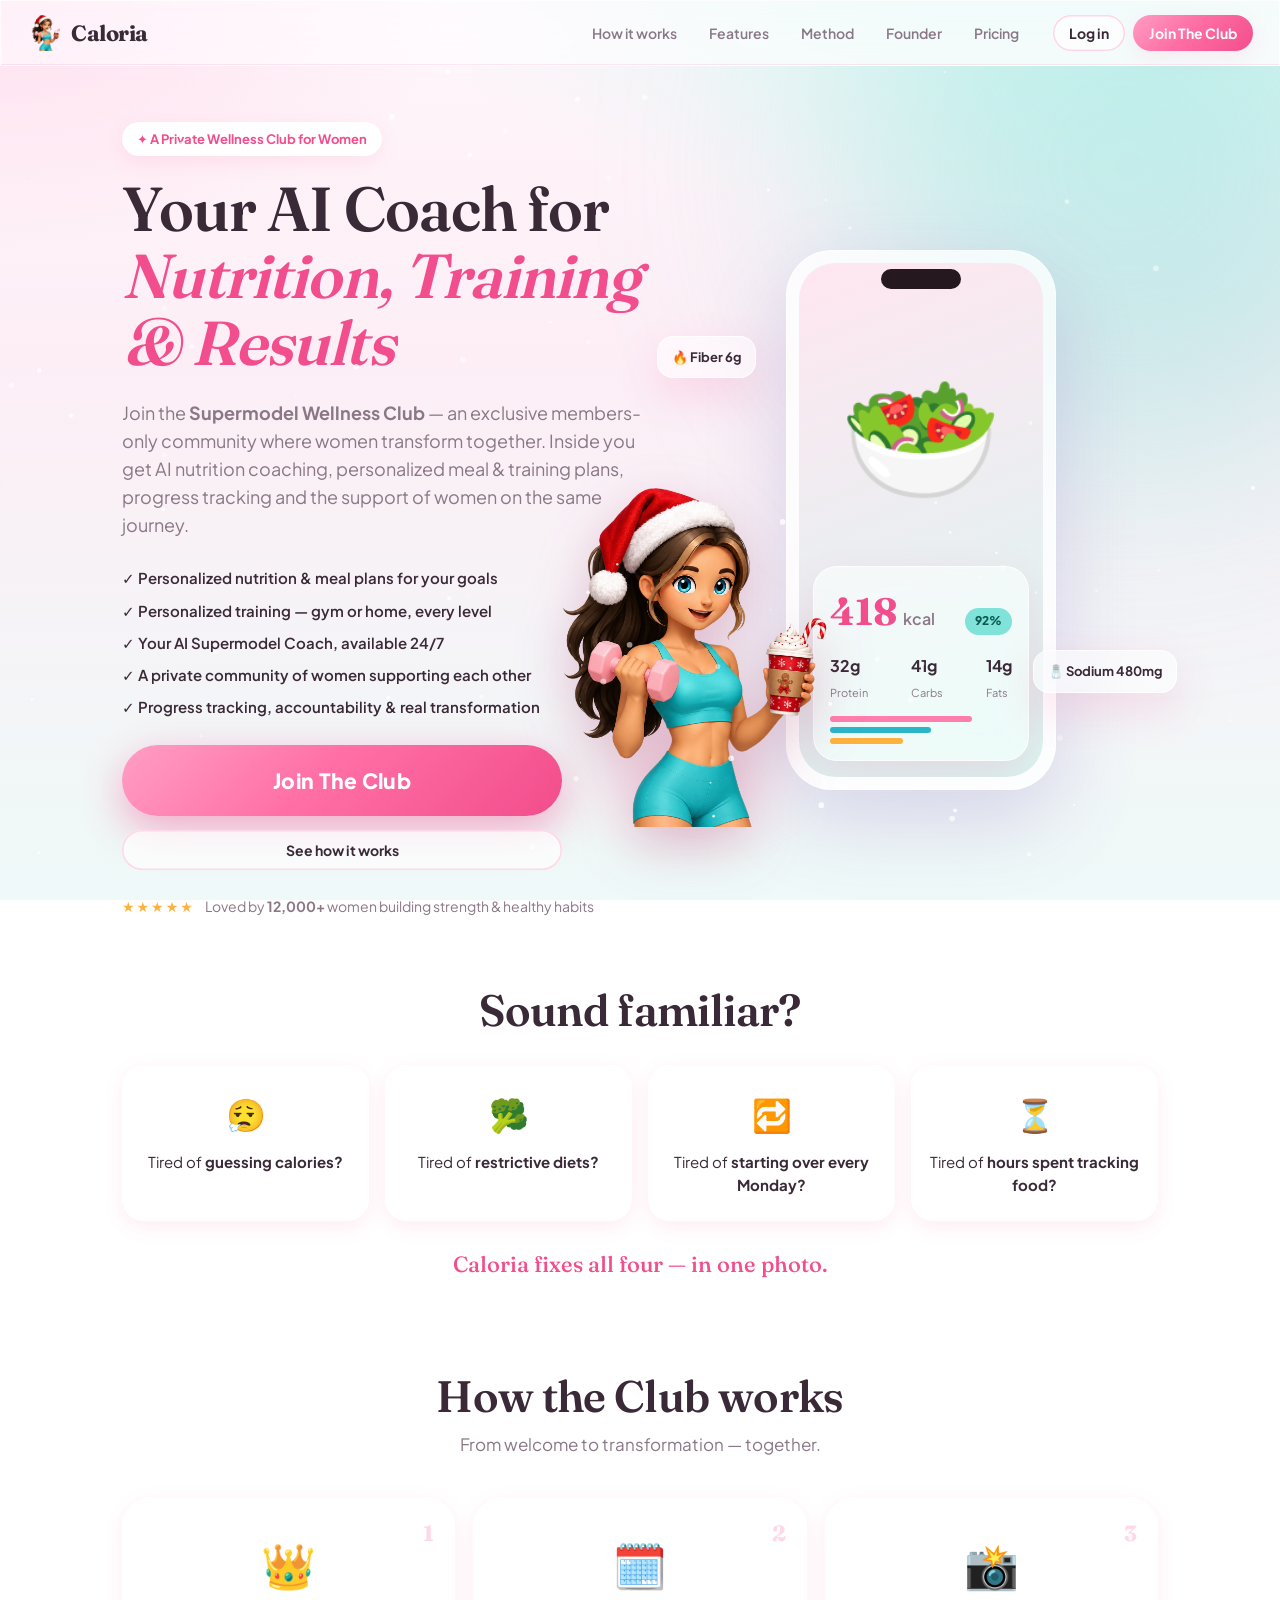
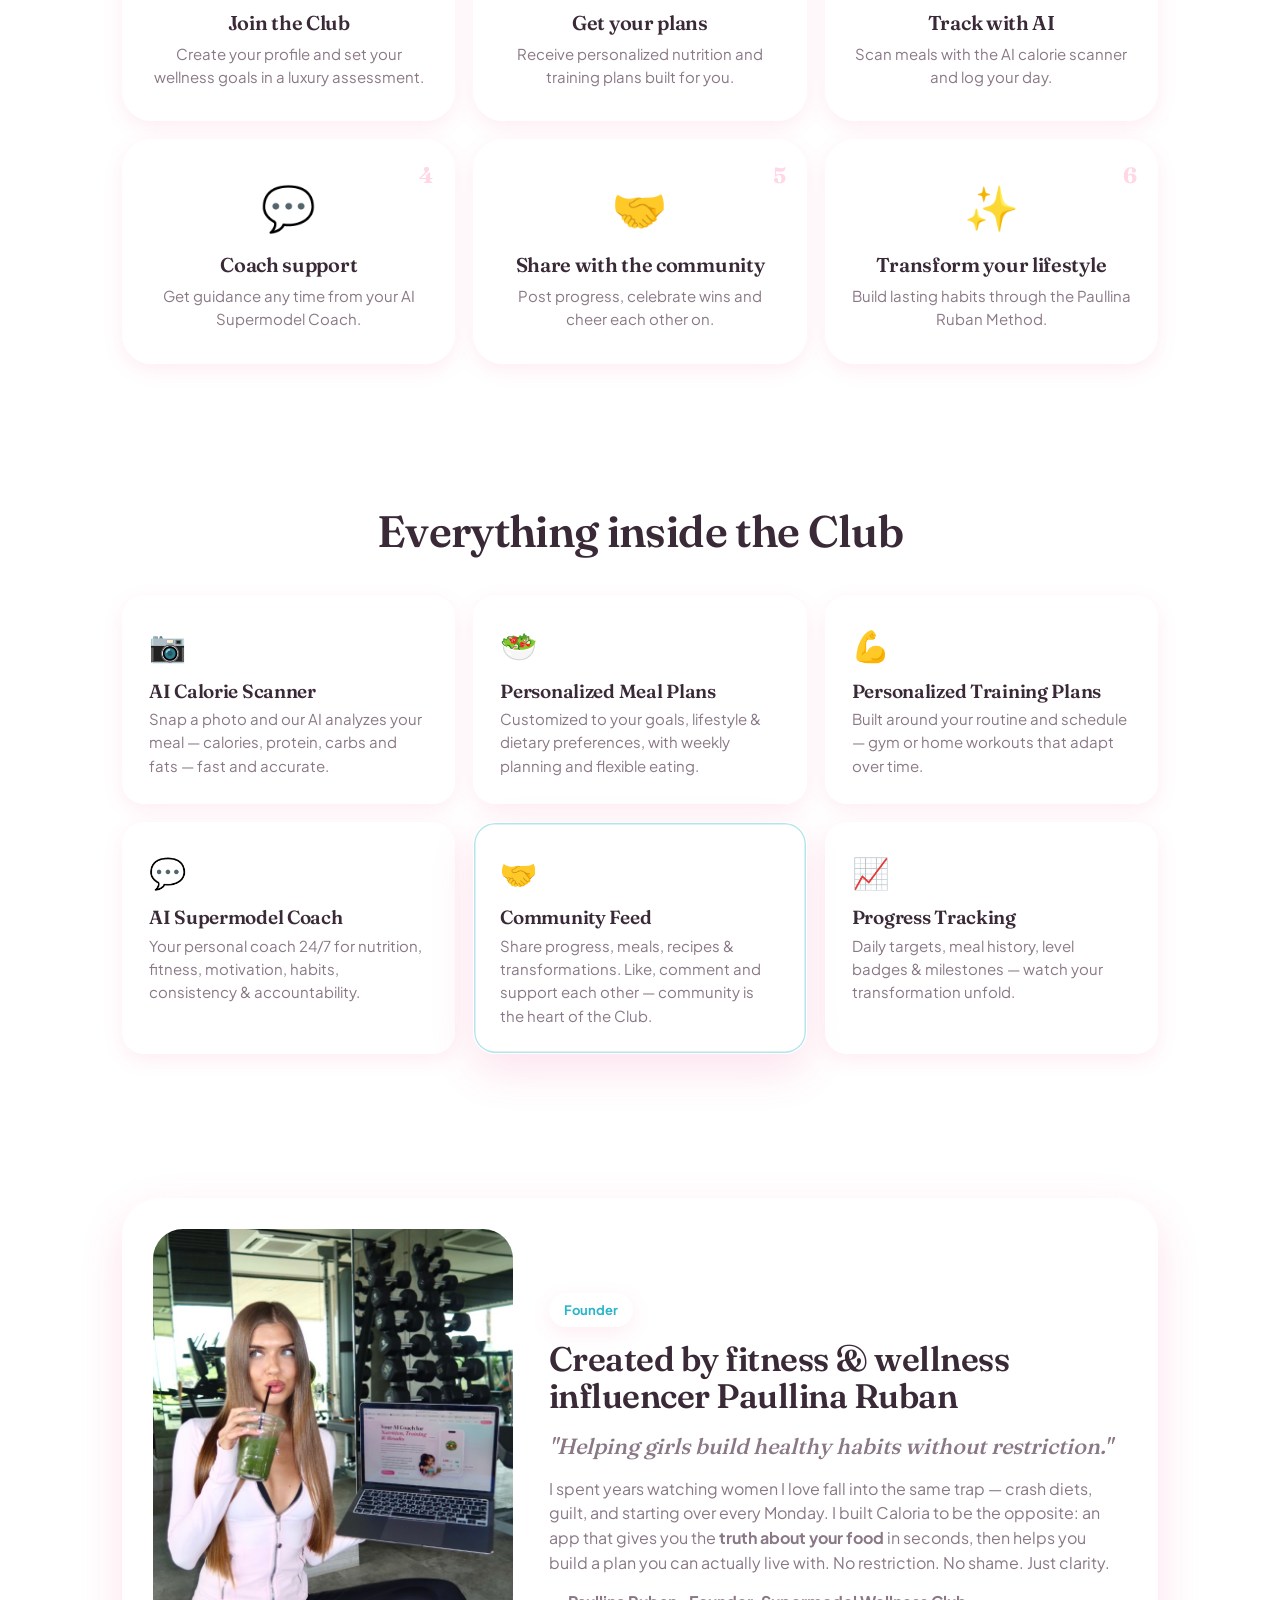
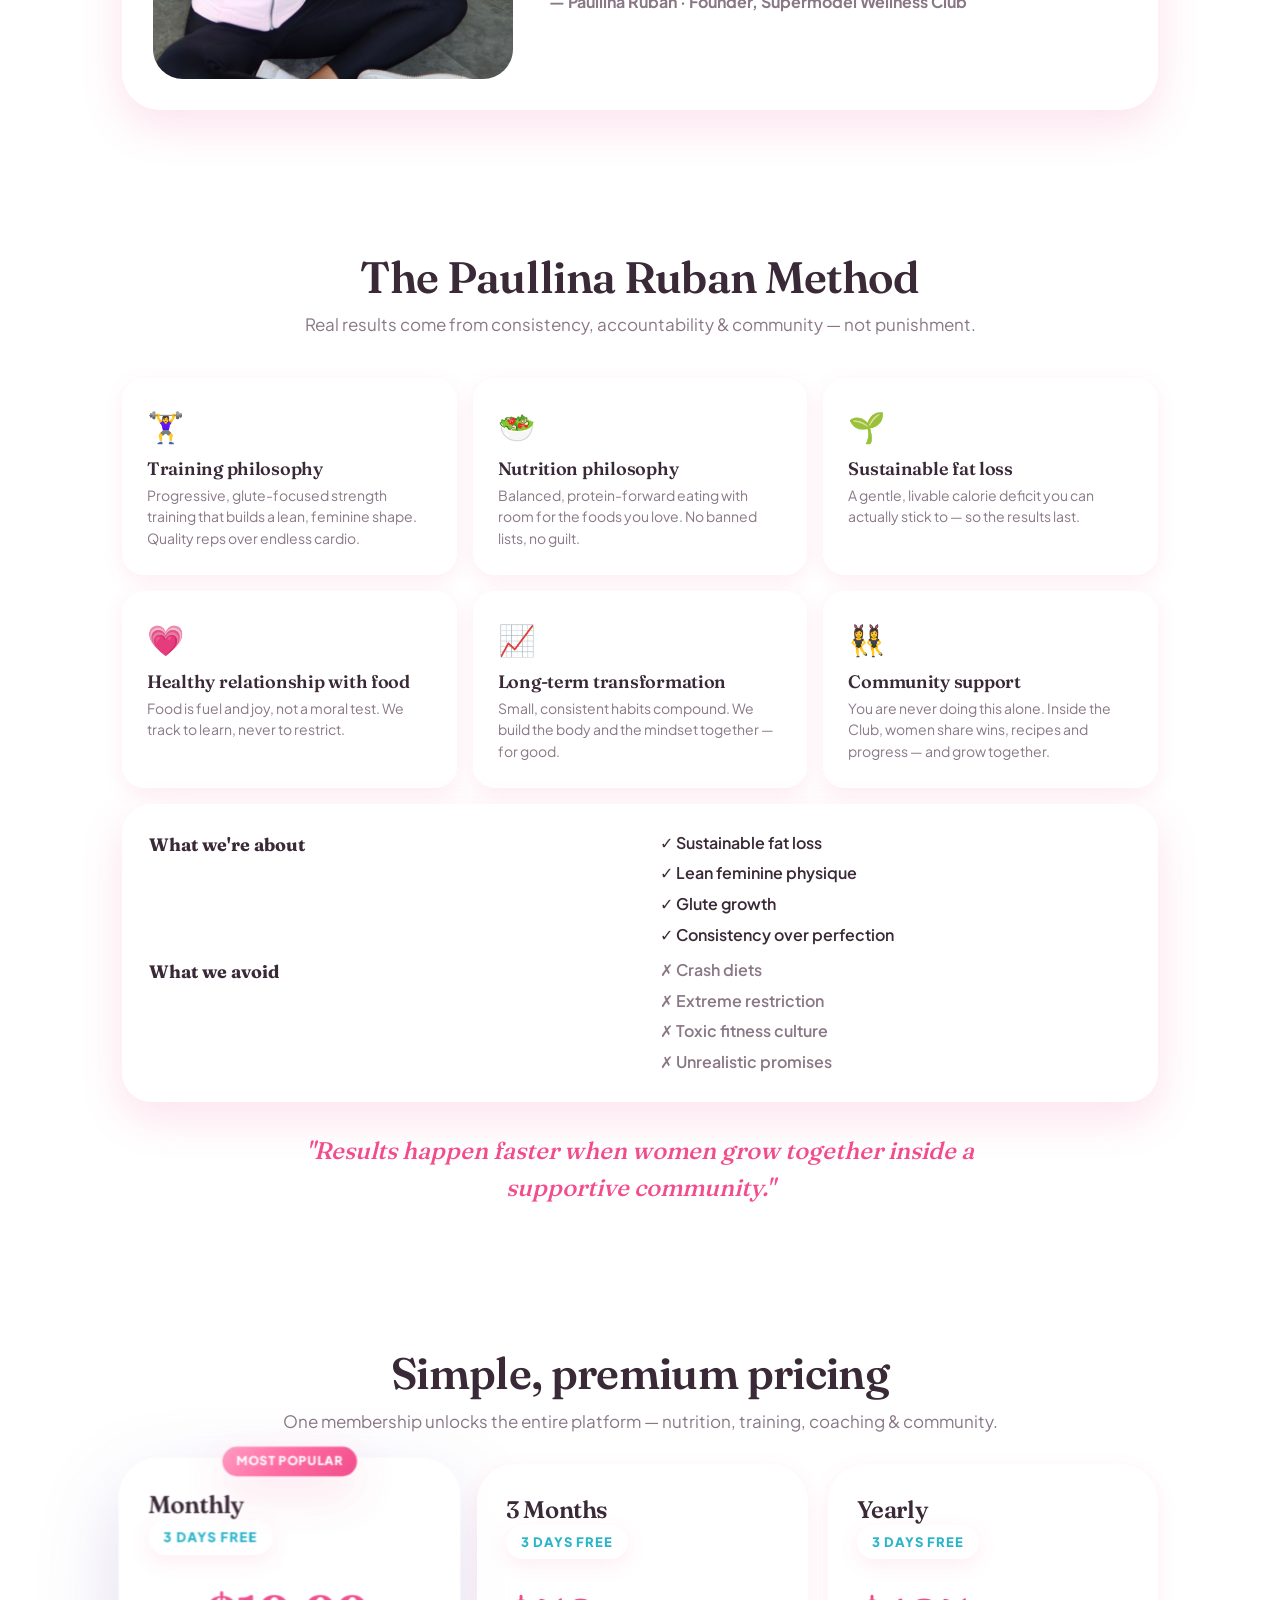
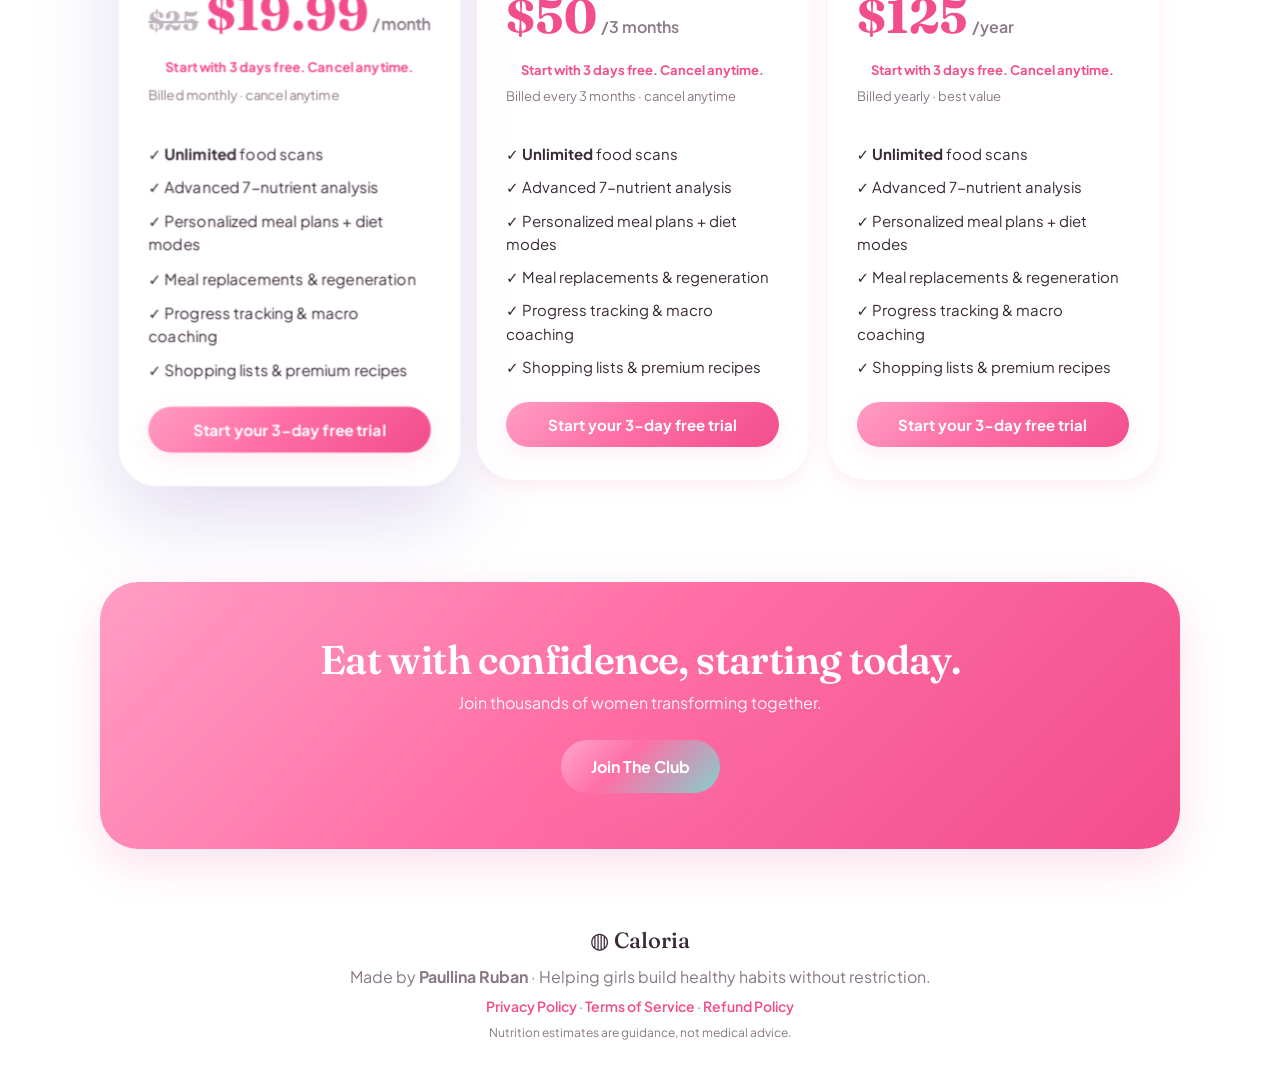
<file: index.html>
<!DOCTYPE html>
<html lang="en">
<head>
  <meta charset="UTF-8" />
  <meta name="viewport" content="width=device-width, initial-scale=1.0, viewport-fit=cover" />
  <meta name="theme-color" content="#ffeaf3" />
  <meta http-equiv="Cache-Control" content="no-cache, must-revalidate" />
  <title>Caloria — The most accurate AI calorie counting platform for women</title>
  <meta name="description" content="Snap a photo, get precise calories and macros powered by AI + the USDA database. Personalized meal plans. Made by fitness influencer Paullina Ruban." />

  <!-- Social sharing -->
  <link rel="canonical" href="https://caloriaclub.com/" />
  <meta property="og:type" content="website" />
  <meta property="og:site_name" content="Caloria" />
  <meta property="og:url" content="https://caloriaclub.com/" />
  <meta property="og:title" content="Caloria — Your AI Coach for Nutrition, Training & Results" />
  <meta property="og:description" content="Snap a photo, get precise calories and macros powered by AI + the USDA database. Personalized meal plans and workouts, made for women." />
  <meta property="og:image" content="https://caloriaclub.com/assets/founder.jpg" />
  <meta name="twitter:card" content="summary_large_image" />
  <meta name="twitter:title" content="Caloria — Your AI Coach for Nutrition, Training & Results" />
  <meta name="twitter:description" content="Snap a photo, get precise calories and macros powered by AI + the USDA database. Personalized meal plans and workouts, made for women." />
  <meta name="twitter:image" content="https://caloriaclub.com/assets/founder.jpg" />

  <!-- App icon system (Caloria mascot) -->
  <link rel="icon" href="/favicon.ico?v=1" sizes="any" />
  <link rel="icon" type="image/png" sizes="16x16" href="/assets/icons/icon-16.png?v=1" />
  <link rel="icon" type="image/png" sizes="32x32" href="/assets/icons/icon-32.png?v=1" />
  <link rel="icon" type="image/png" sizes="192x192" href="/assets/icons/icon-192.png?v=1" />
  <link rel="apple-touch-icon" sizes="180x180" href="/assets/icons/apple-touch-icon.png?v=1" />
  <link rel="manifest" href="/manifest.json?v=1" />
  <meta name="apple-mobile-web-app-capable" content="yes" />
  <meta name="apple-mobile-web-app-status-bar-style" content="default" />
  <meta name="apple-mobile-web-app-title" content="Caloria" />
  <meta name="mobile-web-app-capable" content="yes" />

  <link rel="stylesheet" href="css/fonts.css" />
  <link rel="stylesheet" href="css/styles.css?v=54" />
  <link rel="stylesheet" href="css/winter.css?v=2" />
  <!-- Native (Capacitor) refinements — inert on the web -->
  <link rel="stylesheet" href="css/native.css?v=1" />

  <!-- Meta Pixel (ID 1089413896799147) — self-hosted so the strict CSP needs no
       'unsafe-inline'. Fires PageView on load; funnel/conversion events are fired
       by app.js at the correct moments. -->
  <script src="js/pixel.js?v=1"></script>
</head>
<body>
  <noscript><img height="1" width="1" style="display:none" alt=""
    src="https://www.facebook.com/tr?id=1089413896799147&ev=PageView&noscript=1"/></noscript>

  <!-- ======================= PUBLIC SITE ======================= -->
  <div id="site">
    <header class="nav glass">
      <a class="brand" href="#" data-scroll="top">
        <img class="brand-logo" src="/assets/hero-mascot-cut.png?v=1" alt="Caloria mascot" /><span class="brand-name">Caloria</span>
      </a>
      <nav class="nav-links">
        <button data-scroll="how">How it works</button>
        <button data-scroll="features">Features</button>
        <button data-scroll="method">Method</button>
        <button data-scroll="founder">Founder</button>
        <button data-scroll="pricing">Pricing</button>
      </nav>
      <div class="nav-cta">
        <button class="btn btn-ghost btn-sm" data-auth="login">Log in</button>
        <button class="btn btn-primary btn-sm" data-auth="signup">Join The Club</button>
      </div>
    </header>

    <!-- HERO -->
    <section class="hero">
      <div class="hero-glow"></div>
      <div class="hero-inner">
        <div class="hero-copy">
          <span class="pill">✦ A Private Wellness Club for Women</span>
          <h1>Your AI Coach for <em>Nutrition, Training &amp; Results</em></h1>
          <p class="lede">
            Join the <b>Supermodel Wellness Club</b> — an exclusive members-only community where women
            transform together. Inside you get AI nutrition coaching, personalized meal &amp; training
            plans, progress tracking and the support of women on the same journey.
          </p>
          <ul class="hero-highlights">
            <li>✓ Personalized nutrition &amp; meal plans for your goals</li>
            <li>✓ Personalized training — gym or home, every level</li>
            <li>✓ Your AI Supermodel Coach, available 24/7</li>
            <li>✓ A private community of women supporting each other</li>
            <li>✓ Progress tracking, accountability &amp; real transformation</li>
          </ul>
          <div class="hero-actions hero-actions-stacked">
            <button class="btn btn-primary btn-hero" data-auth="signup">Join The Club</button>
            <button class="btn btn-ghost btn-hero-secondary" data-scroll="how">See how it works</button>
          </div>
          <div class="hero-trust">
            <div class="stars">★★★★★</div>
            <span>Loved by <strong>12,000+</strong> women building strength &amp; healthy habits</span>
          </div>
        </div>

        <div class="hero-art">
          <div class="phone glass-strong">
            <div class="phone-cam"></div>
            <div class="phone-screen">
              <div class="ps-photo">🥗</div>
              <div class="ps-card glass">
                <div class="ps-top"><span class="ps-cal">418</span><span class="ps-kcal">kcal</span><span class="ps-conf">92%</span></div>
                <div class="ps-macros">
                  <div><b>32g</b><span>Protein</span></div>
                  <div><b>41g</b><span>Carbs</span></div>
                  <div><b>14g</b><span>Fats</span></div>
                </div>
                <div class="ps-bars"><i style="--w:78%"></i><i style="--w:55%" class="c"></i><i style="--w:40%" class="f"></i></div>
              </div>
            </div>
          </div>
          <div class="float-chip chip-1 glass">🔥 Fiber 6g</div>
          <div class="float-chip chip-2 glass">🧂 Sodium 480mg</div>
          <div class="hero-mascot">
            <img src="/assets/hero-mascot-cut.png?v=1" alt="Caloria — your AI wellness coach" />
          </div>
        </div>
      </div>
    </section>

    <!-- PAIN POINTS -->
    <section class="band-pain">
      <h2 class="section-title">Sound familiar?</h2>
      <div class="pain-grid">
        <div class="pain glass"><span>😮‍💨</span><p>Tired of <b>guessing calories?</b></p></div>
        <div class="pain glass"><span>🥦</span><p>Tired of <b>restrictive diets?</b></p></div>
        <div class="pain glass"><span>🔁</span><p>Tired of <b>starting over every Monday?</b></p></div>
        <div class="pain glass"><span>⏳</span><p>Tired of <b>hours spent tracking food?</b></p></div>
      </div>
      <p class="band-pain-cta">Caloria fixes all four — in one photo.</p>
    </section>

    <!-- HOW IT WORKS -->
    <section id="how" class="section">
      <h2 class="section-title">How the Club works</h2>
      <p class="section-sub">From welcome to transformation — together.</p>
      <div class="steps">
        <div class="step glass"><div class="step-n">1</div><div class="step-emoji">👑</div><h3>Join the Club</h3><p>Create your profile and set your wellness goals in a luxury assessment.</p></div>
        <div class="step glass"><div class="step-n">2</div><div class="step-emoji">🗓️</div><h3>Get your plans</h3><p>Receive personalized nutrition and training plans built for you.</p></div>
        <div class="step glass"><div class="step-n">3</div><div class="step-emoji">📸</div><h3>Track with AI</h3><p>Scan meals with the AI calorie scanner and log your day.</p></div>
        <div class="step glass"><div class="step-n">4</div><div class="step-emoji">💬</div><h3>Coach support</h3><p>Get guidance any time from your AI Supermodel Coach.</p></div>
        <div class="step glass"><div class="step-n">5</div><div class="step-emoji">🤝</div><h3>Share with the community</h3><p>Post progress, celebrate wins and cheer each other on.</p></div>
        <div class="step glass"><div class="step-n">6</div><div class="step-emoji">✨</div><h3>Transform your lifestyle</h3><p>Build lasting habits through the Paullina Ruban Method.</p></div>
      </div>
    </section>

    <!-- FEATURES -->
    <section id="features" class="section">
      <h2 class="section-title">Everything inside the Club</h2>
      <div class="feature-grid">
        <div class="feature glass"><span class="fi">📷</span><h3>AI Calorie Scanner</h3><p>Snap a photo and our AI analyzes your meal — calories, protein, carbs and fats — fast and accurate.</p></div>
        <div class="feature glass"><span class="fi">🥗</span><h3>Personalized Meal Plans</h3><p>Customized to your goals, lifestyle &amp; dietary preferences, with weekly planning and flexible eating.</p></div>
        <div class="feature glass"><span class="fi">💪</span><h3>Personalized Training Plans</h3><p>Built around your routine and schedule — gym or home workouts that adapt over time.</p></div>
        <div class="feature glass"><span class="fi">💬</span><h3>AI Supermodel Coach</h3><p>Your personal coach 24/7 for nutrition, fitness, motivation, habits, consistency &amp; accountability.</p></div>
        <div class="feature glass feature-hero"><span class="fi">🤝</span><h3>Community Feed</h3><p>Share progress, meals, recipes &amp; transformations. Like, comment and support each other — community is the heart of the Club.</p></div>
        <div class="feature glass"><span class="fi">📈</span><h3>Progress Tracking</h3><p>Daily targets, meal history, level badges &amp; milestones — watch your transformation unfold.</p></div>
      </div>
    </section>

    <!-- FOUNDER -->
    <section id="founder" class="section founder">
      <div class="founder-card glass-strong">
        <div class="founder-photo">
          <img class="founder-img" src="assets/founder.jpg?v=2" alt="Paullina Ruban — Founder"/>
          <div class="photo-ph" style="display:none">📷<span>Paullina Ruban</span></div>
        </div>
        <div class="founder-copy">
          <span class="pill pill-aqua">Founder</span>
          <h2>Created by fitness &amp; wellness influencer Paullina Ruban</h2>
          <p class="founder-quote">"Helping girls build healthy habits without restriction."</p>
          <p>
            I spent years watching women I love fall into the same trap — crash diets, guilt,
            and starting over every Monday. I built Caloria to be the opposite: an app that gives
            you the <b>truth about your food</b> in seconds, then helps you build a plan you can
            actually live with. No restriction. No shame. Just clarity.
          </p>
          <p class="founder-sign">— Paullina Ruban · Founder, Supermodel Wellness Club</p>
        </div>
      </div>
    </section>

    <!-- METHOD -->
    <section id="method" class="section method">
      <h2 class="section-title">The Paullina Ruban Method</h2>
      <p class="section-sub">Real results come from consistency, accountability &amp; community — not punishment.</p>
      <div class="method-grid">
        <div class="method-card glass"><span class="mi">🏋️‍♀️</span><h3>Training philosophy</h3><p>Progressive, glute-focused strength training that builds a lean, feminine shape. Quality reps over endless cardio.</p></div>
        <div class="method-card glass"><span class="mi">🥗</span><h3>Nutrition philosophy</h3><p>Balanced, protein-forward eating with room for the foods you love. No banned lists, no guilt.</p></div>
        <div class="method-card glass"><span class="mi">🌱</span><h3>Sustainable fat loss</h3><p>A gentle, livable calorie deficit you can actually stick to — so the results last.</p></div>
        <div class="method-card glass"><span class="mi">💗</span><h3>Healthy relationship with food</h3><p>Food is fuel and joy, not a moral test. We track to learn, never to restrict.</p></div>
        <div class="method-card glass"><span class="mi">📈</span><h3>Long-term transformation</h3><p>Small, consistent habits compound. We build the body and the mindset together — for good.</p></div>
        <div class="method-card glass"><span class="mi">👯‍♀️</span><h3>Community support</h3><p>You are never doing this alone. Inside the Club, women share wins, recipes and progress — and grow together.</p></div>
        <div class="method-values glass-strong">
          <h4>What we're about</h4>
          <ul><li>✓ Sustainable fat loss</li><li>✓ Lean feminine physique</li><li>✓ Glute growth</li><li>✓ Consistency over perfection</li></ul>
          <h4>What we avoid</h4>
          <ul class="avoid"><li>✗ Crash diets</li><li>✗ Extreme restriction</li><li>✗ Toxic fitness culture</li><li>✗ Unrealistic promises</li></ul>
        </div>
      </div>
      <p class="method-quote">"Results happen faster when women grow together inside a supportive community."</p>
    </section>

    <!-- PRICING -->
    <section id="pricing" class="section">
      <h2 class="section-title">Simple, premium pricing</h2>
      <p class="section-sub">One membership unlocks the entire platform — nutrition, training, coaching &amp; community.</p>

      <div class="cur-row cur-row-center" style="margin-top:18px">
        <select class="cur-select" aria-label="Currency"></select>
      </div>

      <!-- All three plans shown at once (no toggle). Same Premium membership, three
           billing intervals. Trial pills/notes carry class trial-pill/trial-line so
           applyPricing() shows them only to trial-eligible visitors. -->
      <div class="plans plans-3">
        <!-- Monthly (highlighted — most popular) -->
        <div class="plan plan-premium glass-strong">
          <span class="plan-badge popular">MOST POPULAR</span>
          <h3>Monthly</h3>
          <span class="pill pill-aqua trial-pill" style="align-self:flex-start;margin:2px 0 8px">3 DAYS FREE</span>
          <div class="plan-price">
            <span class="pp-compare" id="pmCompare">$25</span>
            <span class="pp-amt" id="pmAmt">$19.99</span><span class="pp-per" id="pmPer">/month</span>
          </div>
          <p class="pp-trial-note trial-line" style="font-weight:700;margin:2px 0 6px">Start with 3 days free. Cancel anytime.</p>
          <p class="pp-note" id="pmNote">Billed monthly · cancel anytime</p>
          <ul class="plan-feats">
            <li>✓ <b>Unlimited</b> food scans</li>
            <li>✓ Advanced 7-nutrient analysis</li>
            <li>✓ Personalized meal plans + diet modes</li>
            <li>✓ Meal replacements &amp; regeneration</li>
            <li>✓ Progress tracking &amp; macro coaching</li>
            <li>✓ Shopping lists &amp; premium recipes</li>
          </ul>
          <button class="btn btn-primary pp-plan-btn" id="pmBtn" data-interval="monthly" data-auth="signup">Start your 3-day free trial</button>
        </div>

        <!-- 3 Months -->
        <div class="plan glass-strong">
          <h3>3 Months</h3>
          <span class="pill pill-aqua trial-pill" style="align-self:flex-start;margin:2px 0 8px">3 DAYS FREE</span>
          <div class="plan-price">
            <span class="pp-amt" id="pqAmt">$50</span><span class="pp-per" id="pqPer">/3 months</span>
          </div>
          <p class="pp-trial-note trial-line" style="font-weight:700;margin:2px 0 6px">Start with 3 days free. Cancel anytime.</p>
          <p class="pp-note" id="pqNote">Billed every 3 months · cancel anytime</p>
          <ul class="plan-feats">
            <li>✓ <b>Unlimited</b> food scans</li>
            <li>✓ Advanced 7-nutrient analysis</li>
            <li>✓ Personalized meal plans + diet modes</li>
            <li>✓ Meal replacements &amp; regeneration</li>
            <li>✓ Progress tracking &amp; macro coaching</li>
            <li>✓ Shopping lists &amp; premium recipes</li>
          </ul>
          <button class="btn btn-primary pp-plan-btn" id="pqBtn" data-interval="quarterly" data-auth="signup">Start your 3-day free trial</button>
        </div>

        <!-- Yearly -->
        <div class="plan glass-strong">
          <h3>Yearly</h3>
          <span class="pill pill-aqua trial-pill" style="align-self:flex-start;margin:2px 0 8px">3 DAYS FREE</span>
          <div class="plan-price">
            <span class="pp-amt" id="pyAmt">$125</span><span class="pp-per" id="pyPer">/year</span>
          </div>
          <p class="pp-trial-note trial-line" style="font-weight:700;margin:2px 0 6px">Start with 3 days free. Cancel anytime.</p>
          <p class="pp-note" id="pyNote">Billed yearly · best value</p>
          <ul class="plan-feats">
            <li>✓ <b>Unlimited</b> food scans</li>
            <li>✓ Advanced 7-nutrient analysis</li>
            <li>✓ Personalized meal plans + diet modes</li>
            <li>✓ Meal replacements &amp; regeneration</li>
            <li>✓ Progress tracking &amp; macro coaching</li>
            <li>✓ Shopping lists &amp; premium recipes</li>
          </ul>
          <button class="btn btn-primary pp-plan-btn" id="pyBtn" data-interval="yearly" data-auth="signup">Start your 3-day free trial</button>
        </div>
      </div>
    </section>

    <section class="cta-band">
      <h2>Eat with confidence, starting today.</h2>
      <p>Join thousands of women transforming together.</p>
      <button class="btn btn-glow btn-lg" data-auth="signup">Join The Club</button>
    </section>

    <footer class="footer">
      <div class="footer-brand">◍ Caloria</div>
      <p>Made by <strong>Paullina Ruban</strong> · Helping girls build healthy habits without restriction.</p>
      <p class="footer-links"><a href="/privacy.html">Privacy Policy</a> · <a href="/terms.html">Terms of Service</a> · <a href="/refund.html">Refund Policy</a></p>
      <p class="footer-fine">Nutrition estimates are guidance, not medical advice.</p>
    </footer>
  </div>

  <!-- ======================= AUTH MODAL ======================= -->
  <div class="modal-overlay" id="authModal">
    <div class="modal glass-strong">
      <button class="modal-close" id="authClose">×</button>
      <div class="modal-brand"><span class="brand-mark">◍</span> Caloria</div>
      <h2 id="authTitle">Create your account</h2>
      <p class="modal-sub" id="authSub">Create your account to join the Club.</p>
      <form id="authForm">
        <label class="field" id="nameField"><span>Name</span><input id="authName" type="text" autocomplete="name" placeholder="Your name" /></label>
        <label class="field"><span>Email</span><input id="authEmail" type="email" autocomplete="email" placeholder="you@email.com" required /></label>
        <label class="field pw-field"><span>Password</span>
          <input id="authPassword" type="password" autocomplete="current-password" placeholder="••••••••" required />
          <button type="button" class="pw-toggle" data-pw="authPassword" aria-label="Show password" aria-pressed="false">
            <svg viewBox="0 0 24 24" width="20" height="20" fill="none" aria-hidden="true">
              <path d="M2 12s3.6-7 10-7 10 7 10 7-3.6 7-10 7S2 12 2 12Z" stroke="currentColor" stroke-width="1.7"/>
              <circle cx="12" cy="12" r="3" stroke="currentColor" stroke-width="1.7"/>
              <path class="pw-eye-off" d="M3.5 3.5l17 17" stroke="currentColor" stroke-width="1.7" stroke-linecap="round"/>
            </svg>
          </button>
        </label>
        <div id="authCaptcha" class="auth-captcha"></div>
        <div class="auth-error hidden" id="authError"></div>
        <button class="btn btn-primary btn-block" id="authSubmit" type="submit">Create account</button>
        <!-- Graceful recovery when signup returns 409 (email already registered):
             offer to log in, or resend the verification code for an unverified account.
             Purely presentational — backend signup logic is unchanged. -->
        <div class="auth-recover hidden" id="authRecover">
          <p class="auth-recover-msg" id="authRecoverMsg"></p>
          <button type="button" class="btn btn-primary btn-block" id="authRecoverLogin">Log in instead</button>
          <button type="button" class="btn btn-ghost btn-block" id="authRecoverResend">Resend verification code</button>
        </div>
        <p class="auth-consent hidden" id="authConsent">By creating an account you agree to our
          <a href="/terms.html" target="_blank" rel="noopener">Terms</a> and
          <a href="/privacy.html" target="_blank" rel="noopener">Privacy Policy</a>.</p>
      </form>
      <p class="auth-forgot hidden" id="authForgotWrap"><button id="authForgot" type="button">Forgot password?</button></p>
      <p class="auth-switch">
        <span id="authSwitchText">Already have an account?</span>
        <button id="authSwitch">Log in</button>
      </p>
    </div>
  </div>

  <!-- ======================= RESET PASSWORD MODAL (code → new password) ======================= -->
  <div class="modal-overlay" id="resetModal">
    <div class="modal glass-strong">
      <button class="modal-close" id="resetClose">×</button>
      <div class="modal-brand"><span class="brand-mark">◍</span> Caloria</div>

      <!-- Step 1: enter the 6-digit reset code -->
      <div id="resetStepCode">
        <h2>Enter your reset code</h2>
        <p class="modal-sub">We sent a 6-digit code to <b id="resetEmail">your email</b>. Enter it below to reset your password.</p>
        <form id="resetCodeForm">
          <input id="resetCodeInput" class="code-input" type="text" inputmode="numeric" autocomplete="one-time-code" maxlength="6" placeholder="••••••" aria-label="6-digit reset code" />
          <div class="auth-error hidden" id="resetCodeError"></div>
          <button class="btn btn-primary btn-block" id="resetCodeSubmit" type="submit">Continue</button>
        </form>
        <p class="auth-switch"><span>Didn't get a code?</span> <button type="button" id="resetResendBtn">Resend</button> <span id="resetResendMsg"></span></p>
      </div>

      <!-- Step 2: choose a new password -->
      <div id="resetStepPassword" class="hidden">
        <h2>Choose a new password</h2>
        <p class="modal-sub">Enter a new password for your account.</p>
        <form id="resetForm">
          <!-- Hidden username field: lets password managers (incl. Safari / iCloud
               Keychain) associate the NEW password with this account and offer to
               UPDATE the saved credential, so a later login won't autofill the old one. -->
          <input id="resetUsername" type="email" name="username" autocomplete="username" readonly tabindex="-1" aria-hidden="true"
                 style="position:absolute;width:1px;height:1px;padding:0;margin:-1px;overflow:hidden;clip:rect(0 0 0 0);border:0" />
          <label class="field pw-field"><span>New password</span>
            <input id="resetPassword" type="password" autocomplete="new-password" placeholder="••••••••" required minlength="6" />
            <button type="button" class="pw-toggle" data-pw="resetPassword" aria-label="Show password" aria-pressed="false">
              <svg viewBox="0 0 24 24" width="20" height="20" fill="none" aria-hidden="true">
                <path d="M2 12s3.6-7 10-7 10 7 10 7-3.6 7-10 7S2 12 2 12Z" stroke="currentColor" stroke-width="1.7"/>
                <circle cx="12" cy="12" r="3" stroke="currentColor" stroke-width="1.7"/>
                <path class="pw-eye-off" d="M3.5 3.5l17 17" stroke="currentColor" stroke-width="1.7" stroke-linecap="round"/>
              </svg>
            </button>
          </label>
          <div class="auth-error hidden" id="resetError"></div>
          <button class="btn btn-primary btn-block" id="resetSubmit" type="submit">Update password</button>
        </form>
      </div>
    </div>
  </div>

  <!-- ======================= EMAIL VERIFICATION CODE MODAL ======================= -->
  <div class="modal-overlay" id="verifyModal">
    <div class="modal glass-strong">
      <div class="modal-brand"><span class="brand-mark">◍</span> Caloria</div>
      <h2>Verify your email</h2>
      <p class="modal-sub">We sent a 6-digit code to <b id="verifyEmail">your email</b>. Enter it below to activate your account.</p>
      <form id="verifyForm">
        <input id="verifyCodeInput" class="code-input" type="text" inputmode="numeric" autocomplete="one-time-code" maxlength="6" placeholder="••••••" aria-label="6-digit verification code" />
        <div class="auth-error hidden" id="verifyError"></div>
        <button class="btn btn-primary btn-block" id="verifySubmit" type="submit">Verify &amp; continue</button>
      </form>
      <p class="auth-switch">Didn't get a code? <button id="verifyResendBtn" type="button">Resend code</button> <span class="muted" id="verifyResendMsg"></span></p>

      <!-- Deliverability hint — verification emails are often filtered into spam -->
      <p class="verify-hint" style="font-size:12.5px;color:#a08a99;margin:12px 0 0;line-height:1.55;background:#fff6fb;border:1px solid #ffe6f1;border-radius:12px;padding:10px 13px;text-align:left">
        💌 <b style="color:#8a7280">Can't find the email?</b> Please check your <b>Spam</b>, <b>Junk</b> and <b>Promotions</b> folders — verification emails are sometimes filtered there.
      </p>

      <!-- Change email (typo at signup) — resets verification and sends a new code -->
      <form id="verifyChangeForm" class="hidden">
        <input id="verifyNewEmail" class="input" type="email" autocomplete="email" placeholder="your.correct@email.com" aria-label="New email address" />
        <div class="auth-error hidden" id="verifyChangeError"></div>
        <button class="btn btn-block" id="verifyChangeSubmit" type="submit">Update email &amp; resend code</button>
      </form>

      <p class="auth-switch">
        <button id="verifyChangeEmail" type="button">Wrong email? Change it</button>
        &nbsp;·&nbsp;
        <button id="verifyLogout" type="button">Log out</button>
      </p>
    </div>
  </div>

  <!-- ======================= DELETE ACCOUNT MODAL ======================= -->
  <div class="modal-overlay" id="deleteModal">
    <div class="modal glass-strong">
      <button class="modal-close" id="deleteClose">×</button>
      <h2>Delete your account?</h2>
      <p class="modal-sub">This <b>permanently deletes</b> your account and <b>all your data</b> — profile, nutrition targets, meal logs, progress, coaching history and community posts. <b>This cannot be undone.</b></p>
      <p class="modal-sub" id="deleteSubNote"></p>
      <label class="ob-confirm" style="margin-top:6px"><input type="checkbox" id="deleteConfirmChk"/><span>I understand this is permanent and cannot be undone.</span></label>
      <div class="auth-error hidden" id="deleteError"></div>
      <div class="modal-actions">
        <button class="btn btn-ghost btn-block" id="deleteCancel">Keep my account</button>
        <button class="btn btn-danger btn-block" id="deleteConfirm" disabled>Delete permanently</button>
      </div>
    </div>
  </div>

  <!-- ======================= MORNING CHECK-IN ======================= -->
  <div class="modal-overlay" id="checkinModal">
    <div class="modal glass-strong ritual-modal">
      <button class="modal-close" id="checkinClose">×</button>
      <div class="ritual-greeting" id="checkinGreeting">Good morning ☀️</div>
      <h2>How are you feeling today?</h2>
      <p class="modal-sub">Takes 10 seconds. This is your daily ritual.</p>
      <div class="checkin-group" data-field="energy"><span class="ci-label">Energy</span><div class="ci-opts" id="ciEnergy"></div></div>
      <div class="checkin-group" data-field="mood"><span class="ci-label">Mood</span><div class="ci-opts" id="ciMood"></div></div>
      <div class="checkin-group" data-field="sleep"><span class="ci-label">Sleep</span><div class="ci-opts" id="ciSleep"></div></div>
      <div class="checkin-group" data-field="hydration"><span class="ci-label">Hydration</span><div class="ci-opts" id="ciHydration"></div></div>
      <div class="auth-error hidden" id="checkinError"></div>
      <button class="btn btn-primary btn-block btn-lg" id="checkinSubmit">Complete check-in</button>
    </div>
  </div>

  <!-- ======================= EVENING REFLECTION ======================= -->
  <div class="modal-overlay" id="reflectModal">
    <div class="modal glass-strong ritual-modal">
      <button class="modal-close" id="reflectClose">×</button>
      <div class="ritual-greeting">Evening reflection 🌙</div>
      <h2>How did today feel?</h2>
      <p class="modal-sub">No judgment — just a moment of reflection.</p>
      <div class="reflect-opts" id="reflectOpts"></div>
    </div>
  </div>

  <!-- ======================= SUNDAY RESET ======================= -->
  <div class="modal-overlay" id="sundayModal">
    <div class="modal glass-strong">
      <button class="modal-close" id="sundayClose">×</button>
      <div class="ritual-greeting">🌙 Sunday Reset</div>
      <h2>Your week in review</h2>
      <div class="sunday-stats" id="sundayStats"></div>
      <div class="sunday-block"><h4>How your week felt</h4><div class="sunday-trends" id="sundayTrends"></div></div>
      <div class="sunday-block"><h4>This week's wins</h4><ul class="jr-wins" id="sundayWins"></ul></div>
      <div class="sunday-block"><h4>Biggest improvement</h4><p class="sunday-improve" id="sundayImprove"></p></div>
      <div class="sunday-block"><h4>Craving insight</h4><p class="sunday-improve" id="sundayCraving"></p></div>
      <div class="sunday-fy"><span class="sunday-fy-label">✨ Future You</span><p id="sundayFutureYou"></p></div>
      <div class="sunday-block"><h4>Next week's focus</h4><ul class="jr-focus" id="sundayFocus"></ul></div>
      <button class="btn btn-primary btn-block" id="sundayDone">I'm ready for a strong week 💪</button>
    </div>
  </div>

  <!-- ======================= SHAREABLE MILESTONE CARD ======================= -->
  <div class="modal-overlay" id="shareModal">
    <div class="modal glass-strong">
      <button class="modal-close" id="shareClose">×</button>
      <h2>Share your milestone</h2>
      <div class="share-card" id="shareCard">
        <div class="share-card-inner">
          <span class="share-sparkle">✨</span>
          <div class="share-headline" id="shareHeadline">7 Day Momentum</div>
          <div class="share-sub" id="shareSub">Building my best version</div>
          <div class="share-brand">◍ Caloria · Supermodel Wellness Club</div>
        </div>
      </div>
      <p class="muted share-hint">Screenshot this card to share on Instagram or TikTok 💗</p>
    </div>
  </div>

  <!-- ======================= PAYWALL MODAL ======================= -->
  <div class="modal-overlay" id="paywallModal">
    <div class="modal glass-strong paywall">
      <button class="modal-close" id="paywallClose">×</button>
      <span class="pill pill-aqua" id="paywallTrial">3 DAYS FREE</span>
      <h2 id="paywallTitle">Start your 3-day free trial</h2>
      <p class="modal-sub" id="paywallReason">Go unlimited and get the full platform.</p>
      <ul class="paywall-feats">
        <li>✓ <b>Unlimited</b> AI food scans</li>
        <li>✓ Personalized meal plans + diet modes</li>
        <li>✓ AI workout generator + Coach Chat</li>
        <li>✓ Progress tracking &amp; premium recipes</li>
      </ul>
      <div class="bill-toggle paywall-toggle">
        <button class="bt-opt active" data-interval="monthly">Monthly · <b id="pwMonthly"><s>$25</s> $19.99</b></button>
        <button class="bt-opt" data-interval="quarterly">3 Months · <b id="pwQuarterly">$50</b></button>
        <button class="bt-opt" data-interval="yearly">Yearly · <b id="pwYearly">$125</b></button>
      </div>
      <p class="trial-line">3 days free · No payment today</p>
      <button class="btn btn-glow btn-block btn-lg" id="paywallCheckout">Start My 3-Day Free Trial →</button>
      <p class="muted paywall-note" id="paywallNote">Your subscription starts with 3 free days. After that, your selected plan renews automatically at the displayed price unless you cancel before the trial ends.</p>
      <p class="refund-notice">After the trial, purchases are final and non-refundable. Cancel anytime before your trial ends to avoid being charged.</p>
    </div>
  </div>

  <!-- ============== 3-SECOND JOIN POPUP (new visitors, after ~3s) ============== -->
  <div class="ec-pop-overlay hidden" id="ecPop" role="dialog" aria-modal="true" aria-labelledby="ecPopTitle">
    <div class="ec-pop glass-strong">
      <button class="ec-pop-close" id="ecPopClose" type="button" aria-label="Close">×</button>
      <img class="ec-pop-logo" src="/assets/logo-mascot.png?v=1" alt="Caloria" />
      <span class="pill pill-aqua trial-pill">3 DAYS FREE</span>
      <h3 id="ecPopTitle">Your 3-day glow-up starts here.</h3>
      <p class="ec-pop-sub">Join Caloria Club and get 3 days of full Premium access on us.</p>
      <button class="btn btn-glow btn-block btn-lg" type="button" id="ecPopJoin">JOIN WITH 3 DAYS FREE TRIAL</button>
      <p class="ec-pop-fine">No payment today. Cancel anytime.</p>
    </div>
  </div>

  <!-- ============== LUCKY WHEEL POPUP (new visitors, after ~5s) ============== -->
  <div class="ec-pop-overlay hidden" id="lwPop" role="dialog" aria-modal="true" aria-labelledby="lwTitle">
    <div class="ec-pop lw-card glass-strong">
      <button class="ec-pop-close" id="lwClose" type="button" aria-label="Close">×</button>
      <div id="lwIntro">
        <span class="pill pill-aqua">A LITTLE GIFT 🎀</span>
        <h3 id="lwTitle">WAIT! A little gift for you 🎀</h3>
        <p class="ec-pop-sub">Spin the wheel and unlock your exclusive Caloria Club offer!</p>
        <div class="lw-wheel-wrap">
          <div class="lw-pointer" aria-hidden="true"></div>
          <svg class="lw-wheel" id="lwWheel" viewBox="0 0 200 200" aria-hidden="true"></svg>
        </div>
        <button class="btn btn-glow btn-block btn-lg" type="button" id="lwSpin">SPIN THE WHEEL</button>
        <p class="ec-pop-fine" id="lwOdds"></p>
      </div>
      <div id="lwResult" class="hidden"></div>
    </div>
  </div>

  <!-- ======================= APP (authenticated) ======================= -->
  <div id="app" class="hidden">
    <header class="app-nav glass">
      <a class="brand" data-view="dashboard"><img class="brand-mascot" src="/assets/logo-mascot.png?v=1" alt="Caloria" /><span class="brand-name">Caloria</span></a>
      <div class="app-nav-right">
        <button class="notif-bell" id="notifBell" aria-label="Notifications">🔔<span class="notif-dot hidden" id="notifDot"></span></button>
        <span class="founder-chip hidden" id="founderChip" title="Founding Member — one of the very first"><span class="fc-crown">👑</span>Founding Member</span>
        <span class="plan-chip hidden" id="planChip"></span>
        <button class="btn btn-ghost btn-sm" id="logoutBtn">Log out</button>
      </div>
    </header>

    <!-- in-app notification panel -->
    <div class="notif-panel-overlay" id="notifOverlay">
      <div class="notif-panel glass-strong" id="notifPanel">
        <div class="notif-head"><b>Your notifications</b><button class="notif-close" id="notifClose">×</button></div>
        <div class="notif-list" id="notifList"></div>
      </div>
    </div>

    <!-- MANDATORY SUBSCRIPTION GATE — shown after login until the user subscribes -->
    <div class="sub-gate hidden" id="subGate">
      <div class="sub-gate-card glass-strong">
        <img class="sub-gate-logo" src="/assets/logo-mascot.png?v=1" alt="Caloria" />
        <span class="pill pill-aqua trial-pill">3 DAYS FREE</span>
        <h2 id="sgTitle">Choose your plan and start your free trial</h2>
        <p class="muted">Enjoy full access to everything Caloria has to offer for 3 days.</p>
        <ul class="plan-feats">
          <li>✓ Unlimited AI food scans</li>
          <li>✓ Personalized meal plans + diet modes</li>
          <li>✓ AI workout generator + Coach Chat</li>
          <li>✓ Community, progress tracking &amp; more</li>
        </ul>
        <div class="cur-row">
          <label for="sgCurrency">Currency</label>
          <select class="cur-select" id="sgCurrency" aria-label="Currency"></select>
        </div>
        <div class="bill-toggle">
          <button class="bt-opt active" data-interval="monthly">Monthly · <b id="sgMonthly">$19.99</b></button>
          <button class="bt-opt" data-interval="quarterly">3 Months · <b id="sgQuarterly">$50</b></button>
          <button class="bt-opt" data-interval="yearly">Yearly · <b id="sgYearly">$125</b></button>
        </div>
        <p class="trial-line">3 days free · No payment today</p>
        <button class="btn btn-glow btn-block btn-lg" id="sgCheckout">Start My 3-Day Free Trial →</button>
        <p class="muted checkout-note" id="sgNote">Your subscription starts with 3 free days. After that, your selected plan renews automatically at the displayed price unless you cancel before the trial ends.</p>
        <p class="refund-notice">After the trial, purchases are final and non-refundable. Cancel anytime before your trial ends to avoid being charged.</p>
        <!-- iOS/Android app only (Apple requires Restore + visible legal links) -->
        <div class="native-only iap-extra">
          <button class="sub-gate-restore" id="sgRestore" type="button">Restore purchases</button>
          <p class="muted iap-legal">
            <a href="/terms.html" target="_blank" rel="noopener">Terms of Use</a>
            &middot;
            <a href="/privacy.html" target="_blank" rel="noopener">Privacy Policy</a>
          </p>
        </div>
        <button class="sub-gate-logout" id="sgLogout">Log out</button>
      </div>
    </div>

    <main id="appMain">
      <div class="verify-banner hidden" id="verifyBanner">
        <span>✉️ Please verify your email to unlock scanning &amp; coaching.</span>
        <button id="verifyEnterCode" type="button">Enter code</button>
      </div>
      <!-- ONBOARDING -->
      <section class="view view-onboard" data-view="onboard">
        <div class="onboard-card glass-strong">
          <div class="onboard-top">
            <span class="pill pill-aqua" id="obStepBadge">Step 1 of 7</span>
            <span class="onboard-brand">✦ Luxury fitness assessment</span>
          </div>
          <div class="onboard-progress"><div class="onboard-bar" id="obBar"></div></div>
          <div id="obStep" class="onboard-step"></div>
          <div class="onboard-nav">
            <button class="btn btn-ghost" id="obBack">Back</button>
            <button class="btn btn-primary" id="obNext">Continue</button>
          </div>
        </div>
      </section>

      <!-- DASHBOARD -->
      <section class="view view-dashboard" data-view="dashboard">
        <div class="dash-head">
          <h2 id="dashGreeting">Welcome back</h2>
          <p class="muted" id="dashDate"></p>
        </div>

        <!-- Winter Arc seasonal announcement — populated by js/winter.js, hidden
             until the seasonal flag is on and the user's state has loaded. -->
        <div id="winterArcCard" class="wa-card-slot hidden" aria-live="polite"></div>

        <button class="ritual-sunday glass-strong hidden" id="sundayResetBtn" type="button">
          <span class="rs-emoji">🌙</span>
          <div class="rs-body"><b>Sunday Reset</b><small>Your weekly review is ready — tap to reflect.</small></div>
          <span class="rs-arrow">→</span>
        </button>

        <div class="ritual-card glass-strong" id="ritualCard"></div>

        <div class="bv-card glass-strong" id="bvCard">
          <div class="bv-head"><span class="bv-label">Best Version Meter</span><b class="bv-score" id="bvScore">—</b></div>
          <div class="bv-bar"><i id="bvBar"></i></div>
          <p class="bv-msg" id="bvMsg"></p>
        </div>

        <div class="streak-row glass-strong" id="streakRow">
          <div class="sr-flame"><span>🔥</span><b id="srStreak">0</b><small id="srLabel">day streak</small></div>
          <button class="sr-freeze" id="freezeBtn" type="button">❄️ Protect streak</button>
        </div>

        <div class="quest-card glass-strong hidden" id="questCard">
          <div class="quest-head"><b>✨ First Week Quest</b><span id="questProgress" class="muted"></span></div>
          <div class="quest-steps" id="questSteps"></div>
        </div>

        <div class="motivation-banner glass hidden" id="motivationBanner">
          <span class="mb-icon" id="mbIcon">✨</span>
          <div class="mb-body">
            <span class="mb-label" id="mbLabel">Daily motivation</span>
            <p class="mb-msg" id="mbMsg"></p>
          </div>
        </div>

        <div class="dash-section-head"><h3>Today's nutrition</h3></div>
        <div class="targets-card glass-strong">
          <div class="target-ring-wrap">
            <div class="target-ring" id="calRing">
              <div class="tr-inner"><b id="dashCalLeft">0</b><span>kcal left</span></div>
            </div>
          </div>
          <div class="target-macros">
            <div class="tm"><span class="tm-label">Eaten</span><b id="dashEaten">0</b><span class="tm-sub">of <i id="dashTarget">0</i> kcal</span></div>
            <div class="tm-bars">
              <div class="mb"><span>Protein</span><div class="mb-track"><i id="barP"></i></div><b id="valP">0/0g</b></div>
              <div class="mb"><span>Carbs</span><div class="mb-track"><i id="barC" class="c"></i></div><b id="valC">0/0g</b></div>
              <div class="mb"><span>Fats</span><div class="mb-track"><i id="barF" class="f"></i></div><b id="valF">0/0g</b></div>
            </div>
          </div>
        </div>

        <button class="upsell-banner glass hidden" id="dashUpgrade">
          <div class="ub-left"><span class="ub-emoji">✨</span>
            <div><b id="ubTitle">Unlock Caloria Premium</b><small id="ubSub">Unlimited scans, meal plans, workouts &amp; AI coach.</small></div>
          </div>
          <span class="ub-cta">Upgrade →</span>
        </button>

        <div class="dash-actions">
          <button class="action-tile glass" data-view="scan"><span>📸</span>Scan a meal</button>
          <button class="action-tile glass" data-view="plan"><span>🗓️</span>Meal plan</button>
        </div>

        <div class="dash-section-head"><h3>Today's meals</h3></div>
        <div id="wallList" class="wall-list"></div>
        <div class="wall-empty glass" id="wallEmpty">
          <span class="empty-emoji">🍽️</span><h3>No meals yet today</h3>
          <p class="muted">Scan your first meal to start tracking.</p>
          <button class="btn btn-primary" data-view="scan">Scan a meal</button>
        </div>
      </section>

      <!-- WINTER ARC (seasonal 30-day journey · populated by js/winter.js) -->
      <section class="view view-winterarc" data-view="winterarc">
        <button class="wa-back" id="waBack" type="button" aria-label="Back to Home">← Home</button>
        <div class="wa-intro glass-strong">
          <img class="wa-intro-mascot" src="/assets/mascot-winter.png?v=4"
               alt="Caloria mascot in a Santa hat" loading="lazy" width="96" height="96"
               onerror="this.style.display='none'">
          <div class="wa-intro-copy">
            <span class="wa-eyebrow">CALORIA CLUB HOLIDAY SPECIAL</span>
            <h2>Your Winter Arc ❄️</h2>
            <p class="muted" id="waTagline">30 days of showing up for yourself. One little ritual at a time.</p>
          </div>
        </div>

        <div class="wa-progress glass-strong" id="waProgress" aria-live="polite"></div>
        <div class="wa-badges" id="waBadges" aria-label="Winter Arc badges"></div>

        <div class="wa-grid-wrap">
          <div class="wa-grid" id="waCalendar" role="list" aria-label="Winter Arc 30-day calendar"></div>
        </div>
      </section>

      <!-- JOURNEY (motivation · progress · retention hub) -->
      <section class="view view-journey" data-view="journey">
        <div class="view-head"><h2>Your Journey ✨</h2><p class="muted">Progress you can feel — before the mirror catches up.</p></div>

        <div class="jr-daily glass-strong">
          <span class="jr-daily-label">Today's Message</span>
          <p class="jr-daily-msg" id="jrDaily">…</p>
          <p class="jr-identity" id="jrIdentity"></p>
        </div>

        <div class="jr-card glass-strong">
          <div class="jr-glow-head">
            <div class="jr-glow-score"><b id="jrGlow">0</b><small>/100</small></div>
            <div class="jr-glow-meta">
              <div class="jr-card-title">Glow Score</div>
              <div class="jr-glow-bar"><i id="jrGlowBar"></i></div>
            </div>
          </div>
          <div class="jr-dims" id="jrDims"></div>
        </div>

        <div class="jr-card jr-future glass-strong">
          <div class="jr-card-title">✨ Future You</div>
          <p class="jr-future-text" id="jrFuture"></p>
        </div>

        <div class="jr-card glass-strong jr-insights-card hidden" id="jrPatternsCard">
          <div class="jr-card-title">Patterns We're Noticing</div>
          <ul class="jr-insights" id="jrPatterns"></ul>
        </div>

        <div class="jr-card glass-strong jr-glowup-card" id="jrGlowInsightsCard">
          <div class="jr-card-title">Glow-Up Insights</div>
          <ul class="jr-insights jr-glowup" id="jrGlowInsights"></ul>
        </div>

        <div class="jr-card glass-strong">
          <div class="jr-card-title">Transformation Journey</div>
          <div class="jr-stage-now"><b id="jrStageName">Starting</b><span class="muted" id="jrStageBlurb"></span></div>
          <div class="jr-stages" id="jrStages"></div>
          <p class="muted jr-next" id="jrNextStage"></p>
        </div>

        <div class="jr-card glass-strong jr-streak-card">
          <div class="jr-streak-big"><span>🔥</span><b id="jrStreak">0</b><small>day streak</small></div>
          <div class="jr-streak-meta"><b id="jrStreakTier"></b><span class="muted" id="jrLongest"></span></div>
        </div>

        <div class="jr-card glass-strong">
          <div class="jr-card-title">This Week</div>
          <ul class="jr-wins" id="jrWins"></ul>
          <div class="jr-card-title jr-focus-title">Next Week Focus</div>
          <ul class="jr-focus" id="jrFocus"></ul>
        </div>

        <div class="jr-card glass-strong">
          <div class="jr-card-title">Your Milestones</div>
          <ul class="jr-miles" id="jrMiles"></ul>
        </div>

        <div class="jr-card glass-strong">
          <div class="jr-card-title">Achievements</div>
          <div class="jr-badges" id="jrBadges"></div>
        </div>
      </section>

      <!-- SCAN -->
      <section class="view view-scan" data-view="scan">
        <div class="view-head"><h2>Scan a meal</h2><p class="muted">Real AI analysis — powered by GPT-4o Vision + USDA.</p></div>

        <!-- Premium-only gate: non-premium members see this instead of the camera. -->
        <div class="scan-stage hidden" id="scanLocked">
          <div class="upgrade-card glass-strong">
            <span class="pill pill-aqua">Premium</span>
            <h3>AI Meal Scan is a Premium feature</h3>
            <p class="muted">Snap a photo and get instant calories, macros &amp; a full 7-nutrient breakdown — powered by AI.</p>
            <ul class="plan-feats">
              <li>✓ <b>Unlimited</b> AI food scans</li>
              <li>✓ Advanced 7-nutrient analysis</li>
              <li>✓ Instant calories &amp; macros from a photo</li>
            </ul>
            <button class="btn btn-primary btn-block btn-lg" id="scanUpgradeBtn">Upgrade to Premium</button>
          </div>
        </div>

        <div class="scan-stage" id="scanCapture">
          <div class="camera-frame glass-strong">
            <div class="camera-placeholder" id="cameraPlaceholder"><span>📸</span><p>Take a photo of your meal, or choose one from your gallery</p></div>
            <div class="camera-guides"></div>
          </div>
          <div class="scan-controls">
            <label class="btn btn-primary" for="cameraInput">📸 Take Photo</label>
            <input type="file" id="cameraInput" accept="image/*" capture="environment" hidden />
            <label class="btn btn-ghost" for="galleryInput">🖼️ Choose from Gallery</label>
            <input type="file" id="galleryInput" accept="image/*" hidden />
          </div>
          <p class="scan-hint">Tip: a top-down photo in good light gives the best accuracy.</p>
        </div>

        <div class="scan-stage hidden" id="scanLoading">
          <div class="analyze-card glass-strong">
            <img id="analyzePreview" alt="Your meal" />
            <div class="analyze-overlay"><div class="scan-laser"></div></div>
          </div>
          <div class="loader"><span></span><span></span><span></span></div>
          <p class="loading-text" id="loadingText">Sending your plate to the AI…</p>
        </div>

        <div class="scan-stage hidden" id="scanError">
          <div class="error-card glass"><span class="error-emoji">😕</span><h3 id="errorTitle">Couldn't analyse that</h3><p class="muted" id="errorText"></p>
            <div class="error-actions"><button class="btn btn-ghost" id="errorRetryBtn">Try again</button><button class="btn btn-primary hidden" id="errorUpgradeBtn">Upgrade to Premium</button></div>
          </div>
        </div>

        <div class="scan-stage hidden" id="scanResult">
          <div class="result-card glass-strong">
            <img id="resultImage" class="result-img" alt="Your meal" />
            <div class="result-body">
              <div class="result-head">
                <input class="result-name" id="resultName" value="Meal" />
                <span class="conf-badge" id="confBadge"></span>
              </div>
              <div class="lowconf hidden" id="lowConfNote">⚠️ Low confidence — double-check items &amp; grams below.</div>
              <div class="warnnote hidden" id="warnNote"></div>

              <div class="cal-ring"><div class="cal-big"><span id="resCalories">0</span><small>kcal</small></div></div>

              <div class="macro-grid">
                <div class="macro macro-p"><label>Protein</label><b id="sumP">0</b><span>g</span></div>
                <div class="macro macro-c"><label>Carbs</label><b id="sumC">0</b><span>g</span></div>
                <div class="macro macro-f"><label>Fats</label><b id="sumF">0</b><span>g</span></div>
                <div class="macro macro-fb"><label>Fiber</label><b id="sumFb">0</b><span>g</span></div>
                <div class="macro macro-sg"><label>Sugar</label><b id="sumSg">0</b><span>g</span></div>
                <div class="macro macro-sd"><label>Sodium</label><b id="sumSd">0</b><span>mg</span></div>
              </div>

              <div class="quality-card hidden" id="qualityCard">
                <div class="quality-head">
                  <div class="quality-score"><b id="qScore">0</b><small>/10</small></div>
                  <div class="quality-meta">
                    <div class="quality-label">Meal Quality Score</div>
                    <div class="quality-stars" id="qStars" aria-hidden="true"></div>
                  </div>
                </div>
                <div class="quality-section quality-benefits hidden" id="qBenefitsWrap">
                  <h5>✓ Benefits</h5><ul id="qBenefits"></ul>
                </div>
                <div class="quality-section quality-improve hidden" id="qImproveWrap">
                  <h5>△ Areas for improvement</h5><ul id="qImprove"></ul>
                </div>
                <div class="quality-section quality-recs hidden" id="qRecsWrap">
                  <h5>✦ Coach recommendations</h5><ul id="qRecs"></ul>
                </div>
              </div>

              <div class="craving-card hidden" id="cravingCard">
                <div class="craving-title">💭 Why You Might Be Craving This</div>
                <ul class="craving-reasons" id="cravingReasons"></ul>
                <div class="craving-swap">
                  <div class="craving-swap-row"><span class="craving-swap-label">Instead of</span><b id="cravingInstead"></b></div>
                  <div class="craving-swap-row craving-try"><span class="craving-swap-label">Try this</span><b id="cravingTry"></b></div>
                </div>
                <p class="craving-note">Possibilities, not conclusions — you know your body best. 💗</p>
              </div>

              <h4 class="ingredients-title">Ingredients <span>· tap grams to fine-tune</span></h4>
              <div id="ingredientList" class="ingredient-list"></div>

              <p class="result-note">Adjusting a portion teaches Caloria your real serving sizes.</p>
              <div class="result-actions">
                <button class="btn btn-ghost" id="rescanBtn">Scan again</button>
                <button class="btn btn-primary" id="addToWallBtn">💗 Save meal</button>
              </div>
            </div>
          </div>
        </div>
        <canvas id="captureCanvas" hidden></canvas>
      </section>

      <!-- MEAL PLAN -->
      <section class="view view-plan" data-view="plan">
        <div class="view-head"><h2>Your meal plan</h2><p class="muted">A full day built around your targets.</p></div>

        <div class="plan-controls glass">
          <div class="modes" id="dietModes">
            <button class="mode-chip" data-mode="vegetarian">🌱 Vegetarian</button>
            <button class="mode-chip" data-mode="vegan">🌿 Vegan</button>
            <button class="mode-chip" data-mode="gluten_free">🌾 Gluten-free</button>
            <button class="mode-chip" data-mode="dairy_free">🥛 Dairy-free</button>
            <button class="mode-chip" data-mode="high_protein">💪 High-protein</button>
          </div>
          <button class="btn btn-primary btn-block" id="genPlanBtn">✨ Generate meal plan</button>
          <p class="plan-premium-note hidden" id="planPremiumNote">🔒 Diet modes &amp; meal swaps are Premium.</p>
        </div>

        <div id="planLoading" class="plan-loading hidden">
          <div class="loader"><span></span><span></span><span></span></div>
          <p class="loading-text">Designing your day of meals…</p>
        </div>

        <div id="planTargets" class="plan-targets glass hidden"></div>
        <div id="planMeals" class="plan-meals"></div>
        <div id="shoppingList" class="shopping-list glass hidden"></div>
      </section>

      <!-- AI COACH CHAT -->
      <section class="view view-coach" data-view="coach">
        <div class="view-head"><h2>Supermodel Wellness Coach 💬</h2><p class="muted">Your private wellness mentor — ask anything: nutrition, habits, training, digestion, travel &amp; more.</p></div>

        <div id="coachLocked" class="upgrade-card glass-strong hidden">
          <span class="pill pill-aqua">Premium</span>
          <h3>Chat with your AI coach</h3>
          <p class="muted">Unlimited, personalized coaching that adapts to your week — workouts on demand, motivation when you need it.</p>
          <ul class="plan-feats">
            <li>✓ "Create a 20-minute glute workout"</li>
            <li>✓ "I only have dumbbells today"</li>
            <li>✓ "I missed my workouts this week"</li>
          </ul>
          <button class="btn btn-primary btn-block btn-lg" id="coachUpgradeBtn">Upgrade to Premium</button>
        </div>

        <div id="coachChat" class="coach-chat hidden">
          <div class="chat-log" id="chatLog"></div>
          <div class="chat-suggestions" id="chatSuggestions">
            <button data-suggest="Create a 20-minute glute workout">🍑 20-min glutes</button>
            <button data-suggest="I only have dumbbells today">🏋️ Only dumbbells</button>
            <button data-suggest="I have no gym access, give me a home workout">🏠 Home workout</button>
            <button data-suggest="I missed my workouts this week, help me get back on track">💗 I missed this week</button>
          </div>
          <div class="chat-attach-preview hidden" id="chatImgPreview">
            <img id="chatImgThumb" alt="Selected photo preview" />
            <button type="button" id="chatImgRemove" aria-label="Remove photo">×</button>
          </div>
          <form class="chat-input glass" id="chatForm">
            <input type="file" id="chatImgInput" accept="image/jpeg,image/png,image/webp"
                   capture="environment" style="display:none" />
            <button class="chat-attach" type="button" id="chatAttach" aria-label="Attach a photo">📎</button>
            <input id="chatInput" placeholder="Ask your coach…" autocomplete="off" />
            <button class="chat-send" type="submit" aria-label="Send">➤</button>
          </form>
        </div>
      </section>

      <!-- WORKOUT GENERATOR -->
      <section class="view view-workout" data-view="workout">
        <div class="view-head"><h2>Workout</h2><p class="muted">Pick a category — get one focused workout.</p></div>

        <!-- Category picker (shown when there is no active workout) -->
        <div class="workout-controls glass" id="workoutPicker">
          <span class="field-label">Choose your workout</span>
          <div class="focus-chips" id="categoryChips">
            <button class="focus-chip active" data-cat="glutes">🍑 Glutes</button>
            <button class="focus-chip" data-cat="full_body">🏋️ Full Body</button>
            <button class="focus-chip" data-cat="upper_body">💪 Upper Body</button>
            <button class="focus-chip" data-cat="lower_body">🦵 Lower Body</button>
            <button class="focus-chip" data-cat="abs_core">🔥 Abs &amp; Core</button>
            <button class="focus-chip" data-cat="cardio">🏃‍♀️ Cardio</button>
            <button class="focus-chip" data-cat="home">🏠 Home Workout</button>
          </div>
          <div class="wc-grid">
            <label class="field"><span>Goal</span>
              <select id="woGoal">
                <option value="fat_loss">Fat loss</option>
                <option value="glute_growth">Glute growth</option>
                <option value="muscle_growth">Muscle growth</option>
                <option value="maintenance">Maintenance &amp; healthy lifestyle</option>
              </select></label>
            <label class="field"><span>Training location / equipment</span>
              <select id="woEquip">
                <option value="gym">Full gym</option>
                <option value="home">Home (minimal)</option>
                <option value="dumbbell">Dumbbells</option>
                <option value="bands">Resistance bands</option>
                <option value="bodyweight">Bodyweight only</option>
              </select></label>
            <label class="field"><span>Session length</span>
              <select id="woDuration"><option value="20">20 min</option><option value="30" selected>30 min</option><option value="45">45 min</option><option value="60">60 min</option></select></label>
            <label class="field"><span>Fitness level</span>
              <select id="woLevel"><option value="beginner">Beginner</option><option value="intermediate" selected>Intermediate</option><option value="advanced">Advanced</option></select></label>
          </div>
          <button class="btn btn-primary btn-block btn-lg" id="genWorkoutBtn">💪 Generate my workout</button>
          <p class="plan-premium-note hidden" id="workoutPremiumNote">Workouts are a Premium feature.</p>
        </div>

        <div id="workoutLoading" class="plan-loading hidden">
          <div class="loader"><span></span><span></span><span></span></div>
          <p class="loading-text">Building your workout…</p>
        </div>
        <div id="workoutResult"></div>

        <div class="workout-history-block" id="workoutHistoryBlock">
          <h3 class="wh-title">🏆 Completed workouts</h3>
          <div id="workoutHistory"></div>
        </div>
      </section>

      <!-- THE CLUB (community) -->
      <section class="view view-club" data-view="club">
        <div class="view-head"><h2>The Club 👑</h2><p class="muted" id="clubProof">A private community of women building their dream body.</p></div>
        <div class="club-tabs">
          <button class="club-tab active" data-club="feed">Feed</button>
          <button class="club-tab" data-club="wall">Transformations</button>
          <button class="club-tab" data-club="profile">My Profile</button>
        </div>

        <div class="club-pane" id="clubFeed">
          <div class="composer glass">
            <div class="composer-types" id="composerTypes">
              <button class="ctype active" data-ptype="win">🏆 Win</button>
              <button class="ctype" data-ptype="food">🍳 Food</button>
              <button class="ctype" data-ptype="workout">💪 Workout</button>
              <button class="ctype" data-ptype="progress">📈 Progress</button>
              <button class="ctype" data-ptype="transformation">✨ Transformation</button>
            </div>
            <textarea id="composerText" placeholder="Share a win, a meal, a workout, a milestone…"></textarea>
            <div class="composer-photos" id="composerPhotos"></div>
            <div class="composer-actions">
              <label class="btn btn-ghost btn-sm" for="composerFile">📷 Photo</label>
              <input type="file" id="composerFile" accept="image/*" hidden />
              <label class="btn btn-ghost btn-sm hidden" id="composerFile2Label" for="composerFile2">＋ After</label>
              <input type="file" id="composerFile2" accept="image/*" hidden />
              <button class="btn btn-primary btn-sm" id="composerPost">Share 💗</button>
            </div>
          </div>
          <div id="clubFeedList" class="feed-list"></div>
        </div>

        <div class="club-pane hidden" id="clubWallPane">
          <p class="muted wall-intro">✨ Real women. Real transformations.</p>
          <div id="clubWallList" class="feed-list"></div>
        </div>

        <div class="club-pane hidden" id="clubProfilePane"></div>
      </section>

      <!-- ACCOUNT / SUBSCRIPTION -->
      <section class="view view-account" data-view="account">
        <div class="view-head"><h2>Your account</h2></div>
        <div class="account-card glass-strong">
          <div class="acct-row acct-pic-row"><span>Profile picture</span>
            <span style="margin-left:auto;display:flex;align-items:center;gap:10px">
              <span class="acct-avatar" id="acctAvatar">🌸</span>
              <button class="btn btn-ghost btn-sm" id="acctEditPic">Edit Profile Picture</button>
            </span></div>
          <div class="acct-row"><span>Signed in as</span><b id="acctEmail"></b></div>
          <div class="acct-row"><span>Current plan</span><b id="acctPlan">—</b></div>
          <div class="acct-row acct-founder-row hidden" id="acctFounderRow"><span>Membership</span>
            <b class="acct-founder-badge"><span class="fc-crown">👑</span> Founding Member</b></div>
          <div class="acct-row"><span>Scans used</span><b id="acctScans">0</b></div>
        </div>

        <div class="upgrade-card glass-strong" id="upgradeCard">
          <span class="pill pill-aqua">Premium</span>
          <h3>Unlock the full platform</h3>
          <ul class="plan-feats">
            <li>✓ Unlimited AI food scans</li>
            <li>✓ Diet modes, meal swaps &amp; premium recipes</li>
            <li>✓ Progress tracking &amp; macro coaching</li>
            <li>✓ Shopping lists</li>
          </ul>
          <div class="bill-toggle">
            <button class="bt-opt active" data-interval="monthly">Monthly · <b id="upMonthly"><s>$25</s> $19.99</b></button>
            <button class="bt-opt" data-interval="quarterly">3 Months · <b id="upQuarterly">$50</b></button>
            <button class="bt-opt" data-interval="yearly">Yearly · <b id="upYearly">$125</b></button>
          </div>
          <p class="refund-notice">All purchases are final and non-refundable. Please review your subscription carefully before purchasing.</p>
          <button class="btn btn-primary btn-block btn-lg" id="checkoutBtn">Upgrade to Premium</button>
          <p class="muted checkout-note" id="checkoutNote"></p>
        </div>

        <div class="account-card glass-strong hidden" id="subCard">
          <h3 class="acct-section-title">Subscription</h3>
          <div class="acct-row"><span>Plan</span><b id="subPlan">Premium</b></div>
          <div class="acct-row"><span>Status</span><b id="subStatus">—</b></div>
          <div class="acct-row"><span>Renews</span><b id="subRenewal">—</b></div>
          <div class="acct-row"><span>Next billing date</span><b id="subNextDate">—</b></div>
          <div class="sub-actions">
            <button class="btn btn-ghost btn-block" id="manageSubBtn">Manage subscription</button>
          </div>
          <p class="muted checkout-note" id="subNote"></p>
        </div>

        <div class="account-card glass-strong">
          <h3 class="acct-section-title">Legal</h3>
          <div class="acct-links">
            <a href="/terms.html" target="_blank" rel="noopener">Terms of Service</a>
            <a href="/privacy.html" target="_blank" rel="noopener">Privacy Policy</a>
            <a href="/refund.html" target="_blank" rel="noopener">Refund Policy</a>
          </div>
        </div>

        <div class="account-card glass-strong danger-zone">
          <h3 class="acct-section-title">Delete account</h3>
          <p class="muted">Permanently delete your account and all your data. This cannot be undone.</p>
          <button class="btn btn-danger btn-block" id="deleteAcctBtn">Delete my account</button>
        </div>
      </section>
    </main>

    <nav class="tabbar glass">
      <button class="tab" data-view="dashboard"><span>🏠</span>Home</button>
      <button class="tab" data-view="journey"><span>✨</span>Journey</button>
      <button class="tab" data-view="scan"><span>📸</span>Scan</button>
      <button class="tab" data-view="plan"><span>🗓️</span>Plan</button>
      <button class="tab" data-view="workout"><span>💪</span>Train</button>
      <button class="tab" data-view="coach"><span>💬</span>Coach</button>
      <button class="tab" data-view="club"><span>👑</span>Club</button>
      <button class="tab" data-view="account"><span>👤</span>Account</button>
    </nav>
  </div>

  <div class="toast" id="toast"></div>
  <script src="config.js?v=qa5"></script>
  <!-- Capacitor bridge — sets the native API base + native features. Must load
       before app.js. Inert (no-op) on the web. -->
  <script src="js/native.js?v=1"></script>
  <!-- RevenueCat In-App Purchase bridge — inert on the web -->
  <script src="js/revenuecat.js?v=1"></script>

  <!-- Winter Arc seasonal layer. Snow is a decorative canvas (pointer-events:none);
       winter.js renders the card/calendar/challenge and is driven by app.js. Both
       are inert until app.js boots them with the user's state + the seasonal flag. -->
  <div id="snowRoot" aria-hidden="true"></div>

  <!-- Challenge detail (bottom sheet) — follows the app's modal-overlay pattern. -->
  <div class="modal-overlay" id="waChallengeModal" aria-hidden="true">
    <div class="wa-sheet glass-strong" role="dialog" aria-modal="true" aria-labelledby="waChTitle">
      <button class="wa-sheet-close" id="waChClose" type="button" aria-label="Close">×</button>
      <div class="wa-sheet-sticker" id="waChSticker" aria-hidden="true">❄️</div>
      <span class="wa-eyebrow" id="waChDay">DAY 1</span>
      <h3 id="waChTitle">Challenge</h3>
      <p class="wa-ch-desc" id="waChDesc"></p>
      <p class="wa-ch-purpose muted" id="waChPurpose"></p>
      <div class="wa-ch-actions">
        <button class="btn" id="waChFeature" type="button" style="display:none"></button>
        <button class="btn btn-primary" id="waChComplete" type="button">MARK AS COMPLETE</button>
      </div>
      <p class="wa-ch-done hidden" id="waChDone"></p>
    </div>
  </div>

  <script src="js/snow.js?v=1"></script>
  <!-- Seasonal bootstrap: swaps mascots to the Christmas asset + starts snow on
       the PUBLIC (logged-out) landing too, not just the logged-in app. -->
  <script src="js/seasonal.js?v=2"></script>
  <script src="js/winter.js?v=2"></script>
  <script src="js/app.js?v=72"></script>
  <script src="js/wheel.js?v=1"></script>
</body>
</html>
</file>
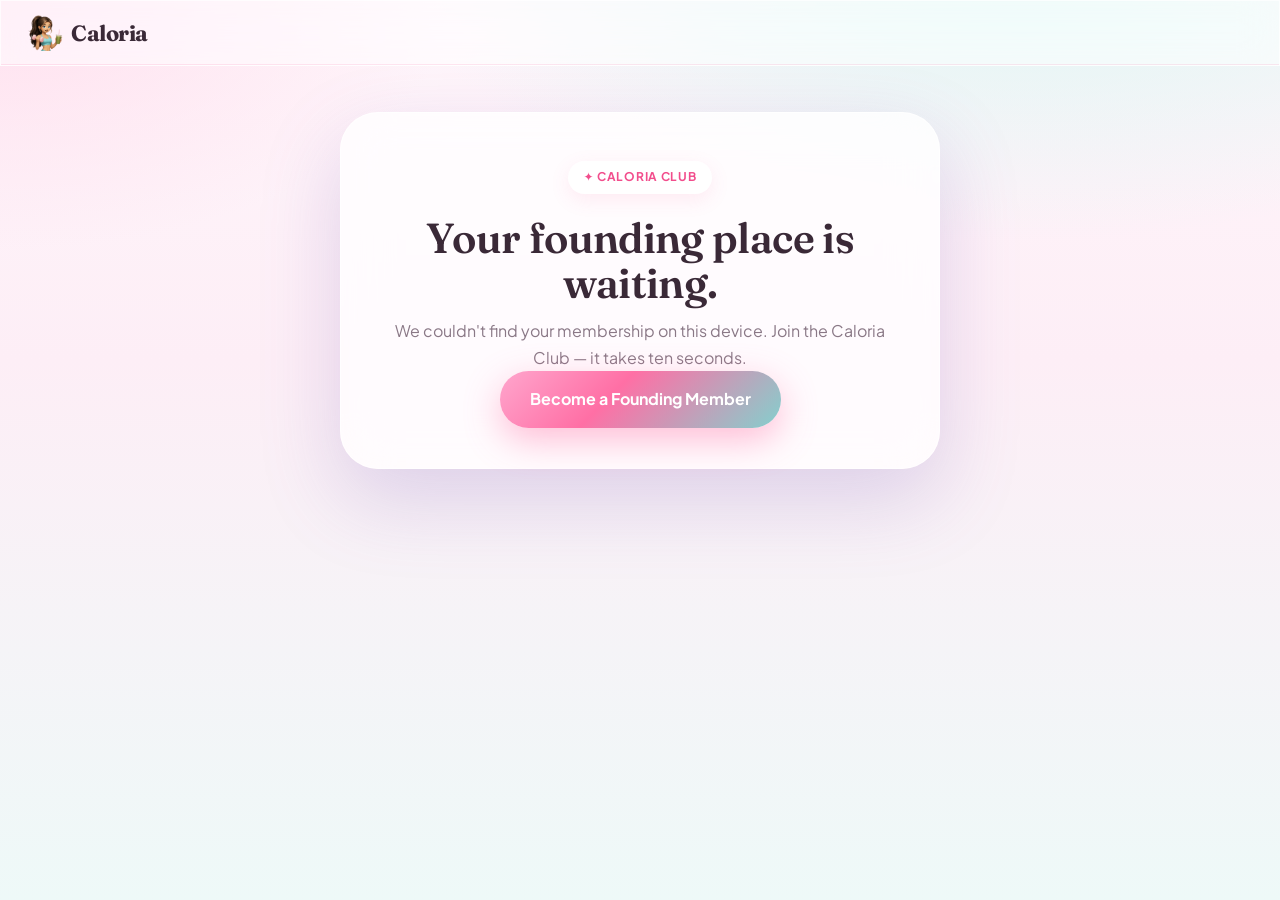
<file: club.html>
<!DOCTYPE html>
<html lang="en">
<head>
  <meta charset="UTF-8" />
  <meta name="viewport" content="width=device-width, initial-scale=1.0, viewport-fit=cover" />
  <meta name="theme-color" content="#ffeaf3" />
  <meta name="robots" content="noindex" />
  <title>Welcome to Caloria Club — You're a Founding Member</title>
  <meta name="description" content="You're officially one of Caloria's Founding Members — joining before public launch with exclusive founding benefits." />

  <!-- Social sharing (members share their founder page) -->
  <meta property="og:type" content="website" />
  <meta property="og:site_name" content="Caloria" />
  <meta property="og:title" content="I'm a Caloria Club Founding Member 🤍" />
  <meta property="og:description" content="I'm one of the very first women shaping the future of wellness. Join me before public launch." />
  <meta property="og:image" content="https://caloriaclub.com/assets/founder.jpg" />
  <meta name="twitter:card" content="summary_large_image" />

  <link rel="icon" href="/favicon.ico?v=1" sizes="any" />
  <link rel="icon" type="image/png" sizes="32x32" href="/assets/icons/icon-32.png?v=1" />
  <link rel="apple-touch-icon" sizes="180x180" href="/assets/icons/apple-touch-icon.png?v=1" />

  <link rel="stylesheet" href="css/fonts.css" />
  <link rel="stylesheet" href="css/styles.css?v=39" />
</head>
<body>

  <header class="nav glass">
    <a class="brand" href="/">
      <img class="brand-logo" src="/assets/mascot-sm.png?v=1" alt="Caloria mascot" /><span class="brand-name">Caloria</span>
    </a>
  </header>

  <!-- Missing / unknown membership fallback -->
  <main class="club-success hidden" id="clubMissing">
    <div class="cs-card glass-strong">
      <span class="pill club-pill">✦ Caloria Club</span>
      <h1 class="cs-title">Your founding place is waiting.</h1>
      <p class="cs-sub">We couldn't find your membership on this device. Join the Caloria Club — it takes ten seconds.</p>
      <a class="btn btn-glow btn-lg" href="/#club">Become a Founding Member</a>
    </div>
  </main>

  <!-- Success experience -->
  <main class="club-success hidden" id="clubSuccess">
    <div class="cs-sparkles" aria-hidden="true">
      <span>✦</span><span>✧</span><span>✦</span><span>✧</span><span>✦</span><span>✧</span><span>✦</span><span>✧</span><span>✦</span><span>✧</span>
    </div>

    <div class="cs-card glass-strong">
      <div class="cs-badge" id="csBadge">
        <span class="cs-badge-crown">👑</span>
        <span class="cs-badge-label">Founding Member</span>
        <span class="cs-badge-num" id="csBadgeNum">№—</span>
      </div>

      <h1 class="cs-title">🩵 You’re officially a<br>Founding Member.</h1>
      <p class="cs-sub">You’re one of the very first girls helping build Caloria from day one.</p>
      <div class="cs-letter">
        <p>Check your inbox — I just sent you a personal letter.</p>
        <p>I’ll see you there.</p>
        <p class="cs-letter-sign">Love,<br><span>Paullina Ruban</span> 🫶</p>
      </div>

      <div class="cs-stats">
        <div class="cs-stat"><b id="csPosition">—</b><span>Your position</span></div>
        <div class="cs-stat cs-stat-mid"><b id="csReferrals">0</b><span>Friends invited</span></div>
        <div class="cs-stat"><b id="csTotal">—</b><span>Founding members</span></div>
      </div>

      <div class="cs-refer">
        <p class="cs-refer-head">Move up the founders list ✨</p>
        <p class="cs-refer-sub">Every friend who joins with your link lifts you higher — closer to the front of the line on launch day.</p>
        <div class="cs-link-row">
          <input class="cs-link" id="csLink" readonly value="" aria-label="Your personal invite link" />
          <button class="btn btn-primary cs-copy" id="csCopy">Copy Link</button>
        </div>
        <div class="cs-share">
          <button class="cs-share-btn" id="csInstagram"><span>📸</span>Instagram</button>
          <button class="cs-share-btn" id="csTiktok"><span>🎵</span>TikTok</button>
          <button class="cs-share-btn" id="csShare"><span>💌</span>Share</button>
        </div>
      </div>

      <div class="cs-benefits">
        <p class="cs-benefits-head">Your founding benefits</p>
        <ul>
          <li>✨ Lifetime Founding Price — locked in forever</li>
          <li>🚀 Early Access — inside before public launch</li>
          <li>💎 First Access to Every New Feature</li>
          <li>👑 Exclusive Founding Member Badge</li>
        </ul>
      </div>

      <p class="cs-note">Founder updates land in your inbox first — behind-the-scenes progress, first looks, and your private early-access invitation before the doors open. 🤍</p>
    </div>

    <p class="cs-footer">◍ Caloria · Made by <strong>Paullina Ruban</strong></p>
  </main>

  <div class="toast" id="toast"></div>
  <script src="config.js?v=live1"></script>
  <script src="js/analytics.js?v=1"></script>
  <script src="js/club.js?v=4"></script>
</body>
</html>
</file>
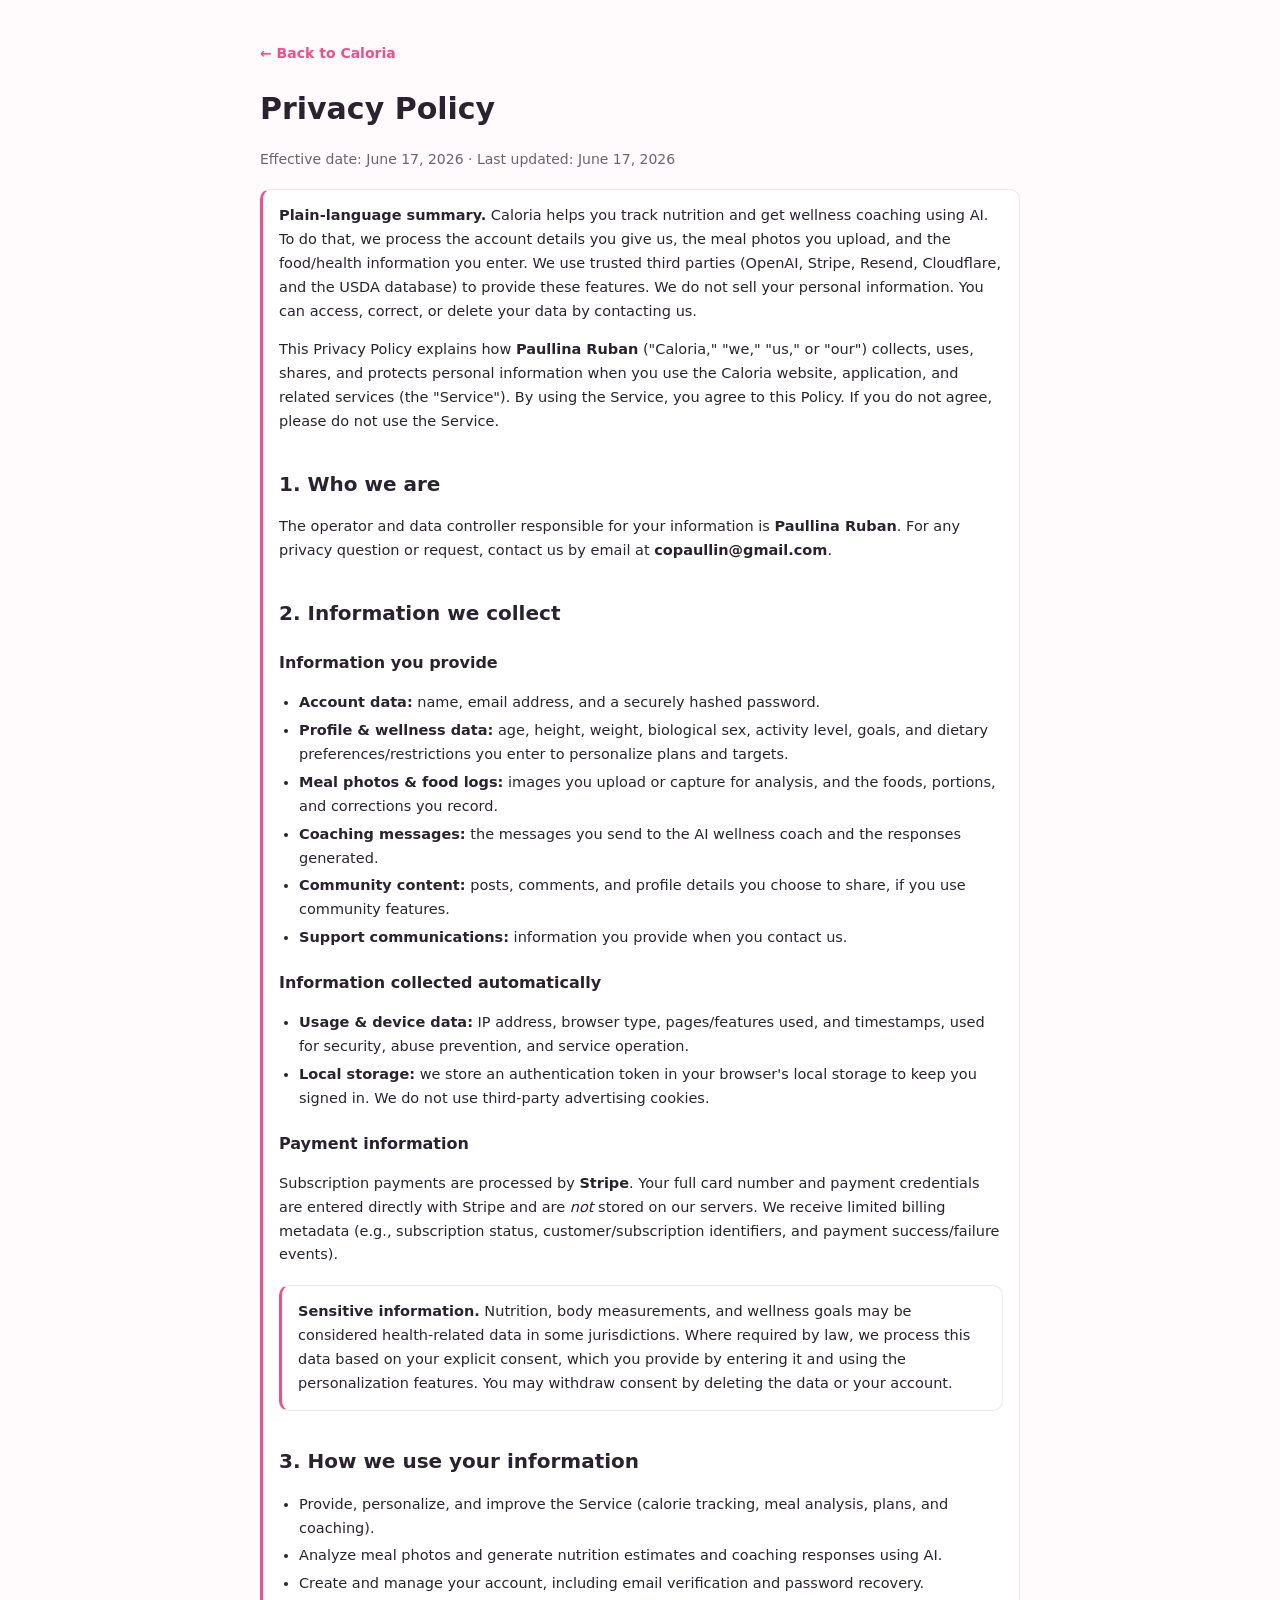
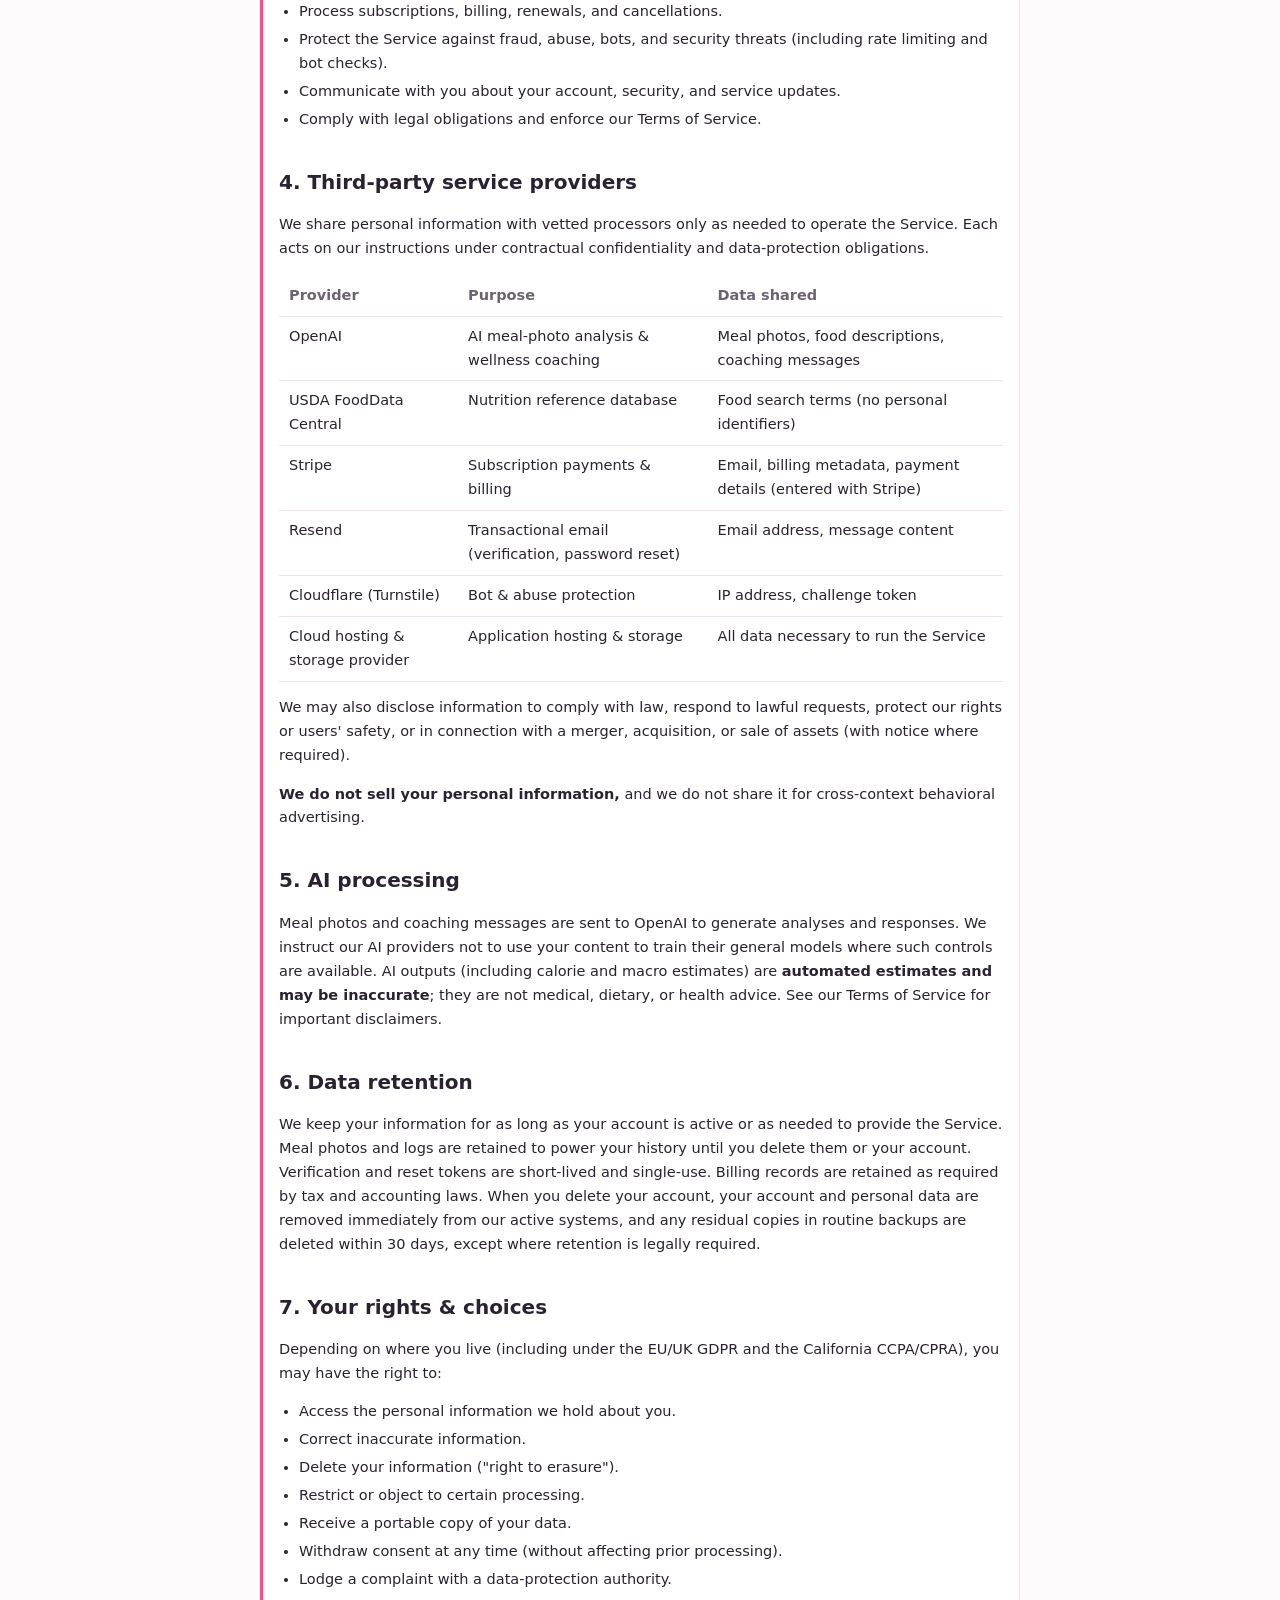
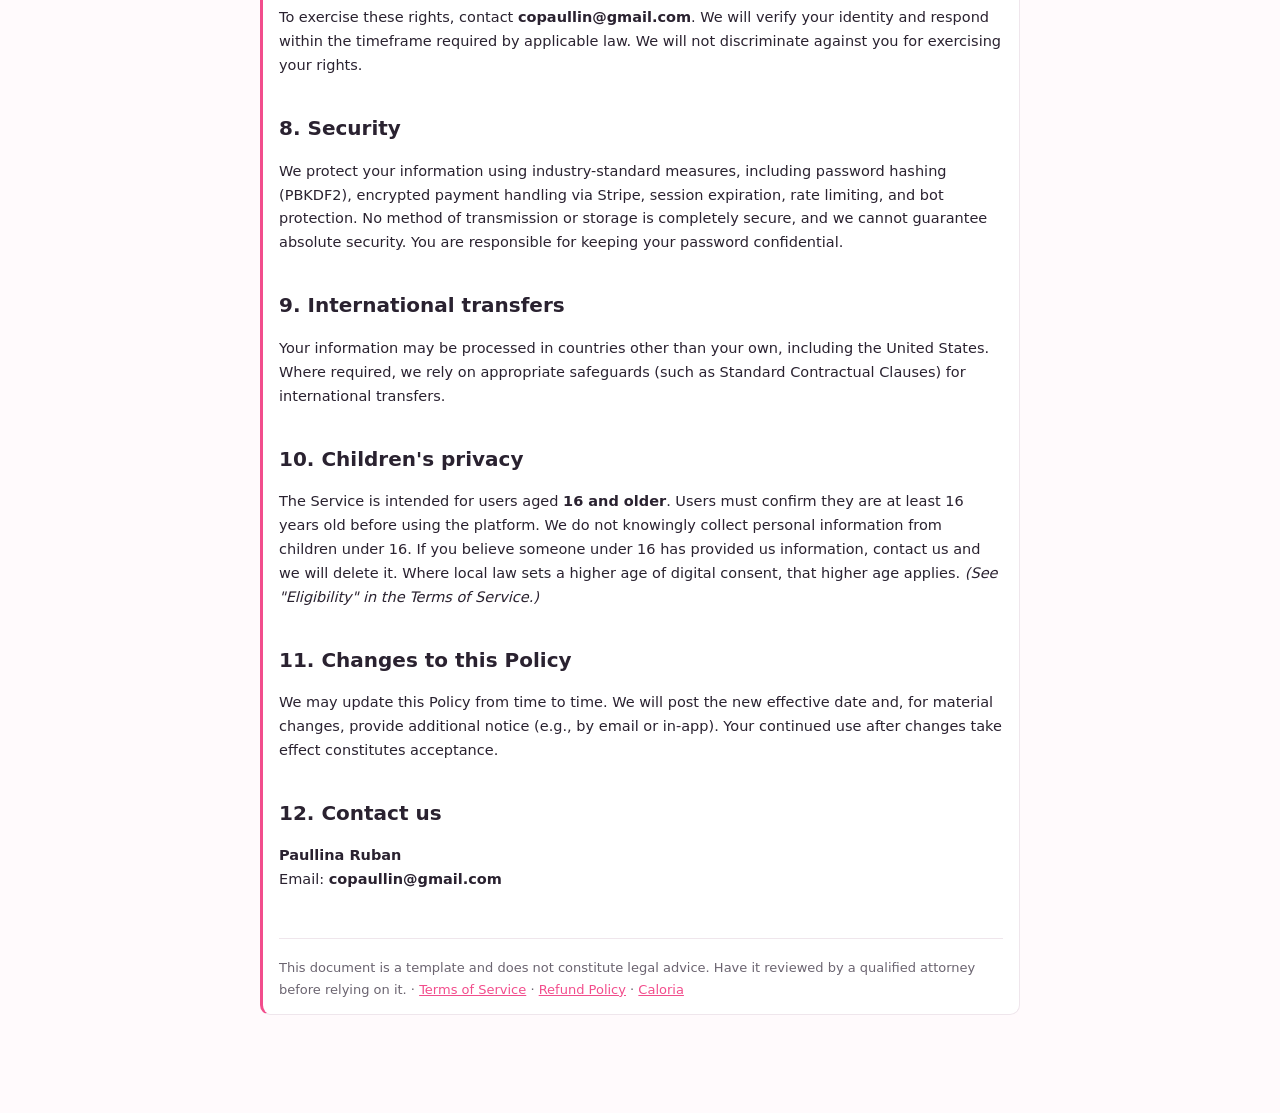
<file: privacy.html>
<!doctype html>
<html lang="en">
<head>
<meta charset="utf-8" />
<meta name="viewport" content="width=device-width, initial-scale=1" />
<title>Privacy Policy — Caloria</title>
  <link rel="icon" href="/favicon.ico?v=1" sizes="any" />
  <link rel="icon" type="image/png" sizes="32x32" href="/assets/icons/icon-32.png?v=1" />
  <link rel="apple-touch-icon" sizes="180x180" href="/assets/icons/apple-touch-icon.png?v=1" />
<style>
  :root { --ink:#2a2230; --muted:#6b6470; --rose:#f24d8c; --line:#efe6ec; --bg:#fffafc; }
  body { margin:0; font:16px/1.65 -apple-system,system-ui,"Segoe UI",sans-serif; color:var(--ink); background:var(--bg); }
  .wrap { max-width:760px; margin:0 auto; padding:40px 22px 80px; }
  a { color:var(--rose); } a.back { text-decoration:none; font-weight:600; font-size:14px; }
  h1 { font-size:30px; margin:18px 0 4px; }
  h2 { font-size:20px; margin:34px 0 8px; }
  h3 { font-size:16px; margin:20px 0 6px; }
  .eff { color:var(--muted); font-size:14px; }
  .note { background:#fff; border:1px solid var(--line); border-left:3px solid var(--rose); border-radius:10px; padding:14px 16px; margin:18px 0; font-size:14.5px; }
  table { width:100%; border-collapse:collapse; margin:10px 0; font-size:14.5px; }
  th,td { text-align:left; padding:8px 10px; border-bottom:1px solid var(--line); vertical-align:top; }
  th { color:var(--muted); font-weight:600; }
  ul { padding-left:20px; } li { margin:4px 0; }
  footer { margin-top:46px; padding-top:18px; border-top:1px solid var(--line); color:var(--muted); font-size:13px; }
</style>
</head>
<body>
<div class="wrap">
  <a class="back" href="/">← Back to Caloria</a>
  <h1>Privacy Policy</h1>
  <p class="eff">Effective date: June 17, 2026 · Last updated: June 17, 2026</p>

  <div class="note"><strong>Plain-language summary.</strong> Caloria helps you track nutrition and get wellness coaching using AI. To do that, we process the account details you give us, the meal photos you upload, and the food/health information you enter. We use trusted third parties (OpenAI, Stripe, Resend, Cloudflare, and the USDA database) to provide these features. We do not sell your personal information. You can access, correct, or delete your data by contacting us.</p>

  <p>This Privacy Policy explains how <strong>Paullina Ruban</strong> ("Caloria," "we," "us," or "our") collects, uses, shares, and protects personal information when you use the Caloria website, application, and related services (the "Service"). By using the Service, you agree to this Policy. If you do not agree, please do not use the Service.</p>

  <h2>1. Who we are</h2>
  <p>The operator and data controller responsible for your information is <strong>Paullina Ruban</strong>. For any privacy question or request, contact us by email at <strong>copaullin@gmail.com</strong>.</p>

  <h2>2. Information we collect</h2>
  <h3>Information you provide</h3>
  <ul>
    <li><strong>Account data:</strong> name, email address, and a securely hashed password.</li>
    <li><strong>Profile &amp; wellness data:</strong> age, height, weight, biological sex, activity level, goals, and dietary preferences/restrictions you enter to personalize plans and targets.</li>
    <li><strong>Meal photos &amp; food logs:</strong> images you upload or capture for analysis, and the foods, portions, and corrections you record.</li>
    <li><strong>Coaching messages:</strong> the messages you send to the AI wellness coach and the responses generated.</li>
    <li><strong>Community content:</strong> posts, comments, and profile details you choose to share, if you use community features.</li>
    <li><strong>Support communications:</strong> information you provide when you contact us.</li>
  </ul>
  <h3>Information collected automatically</h3>
  <ul>
    <li><strong>Usage &amp; device data:</strong> IP address, browser type, pages/features used, and timestamps, used for security, abuse prevention, and service operation.</li>
    <li><strong>Local storage:</strong> we store an authentication token in your browser's local storage to keep you signed in. We do not use third-party advertising cookies.</li>
  </ul>
  <h3>Payment information</h3>
  <p>Subscription payments are processed by <strong>Stripe</strong>. Your full card number and payment credentials are entered directly with Stripe and are <em>not</em> stored on our servers. We receive limited billing metadata (e.g., subscription status, customer/subscription identifiers, and payment success/failure events).</p>

  <div class="note"><strong>Sensitive information.</strong> Nutrition, body measurements, and wellness goals may be considered health-related data in some jurisdictions. Where required by law, we process this data based on your explicit consent, which you provide by entering it and using the personalization features. You may withdraw consent by deleting the data or your account.</div>

  <h2>3. How we use your information</h2>
  <ul>
    <li>Provide, personalize, and improve the Service (calorie tracking, meal analysis, plans, and coaching).</li>
    <li>Analyze meal photos and generate nutrition estimates and coaching responses using AI.</li>
    <li>Create and manage your account, including email verification and password recovery.</li>
    <li>Process subscriptions, billing, renewals, and cancellations.</li>
    <li>Protect the Service against fraud, abuse, bots, and security threats (including rate limiting and bot checks).</li>
    <li>Communicate with you about your account, security, and service updates.</li>
    <li>Comply with legal obligations and enforce our Terms of Service.</li>
  </ul>

  <h2>4. Third-party service providers</h2>
  <p>We share personal information with vetted processors only as needed to operate the Service. Each acts on our instructions under contractual confidentiality and data-protection obligations.</p>
  <table>
    <tr><th>Provider</th><th>Purpose</th><th>Data shared</th></tr>
    <tr><td>OpenAI</td><td>AI meal-photo analysis &amp; wellness coaching</td><td>Meal photos, food descriptions, coaching messages</td></tr>
    <tr><td>USDA FoodData Central</td><td>Nutrition reference database</td><td>Food search terms (no personal identifiers)</td></tr>
    <tr><td>Stripe</td><td>Subscription payments &amp; billing</td><td>Email, billing metadata, payment details (entered with Stripe)</td></tr>
    <tr><td>Resend</td><td>Transactional email (verification, password reset)</td><td>Email address, message content</td></tr>
    <tr><td>Cloudflare (Turnstile)</td><td>Bot &amp; abuse protection</td><td>IP address, challenge token</td></tr>
    <tr><td>Cloud hosting &amp; storage provider</td><td>Application hosting &amp; storage</td><td>All data necessary to run the Service</td></tr>
  </table>
  <p>We may also disclose information to comply with law, respond to lawful requests, protect our rights or users' safety, or in connection with a merger, acquisition, or sale of assets (with notice where required).</p>
  <p><strong>We do not sell your personal information,</strong> and we do not share it for cross-context behavioral advertising.</p>

  <h2>5. AI processing</h2>
  <p>Meal photos and coaching messages are sent to OpenAI to generate analyses and responses. We instruct our AI providers not to use your content to train their general models where such controls are available. AI outputs (including calorie and macro estimates) are <strong>automated estimates and may be inaccurate</strong>; they are not medical, dietary, or health advice. See our Terms of Service for important disclaimers.</p>

  <h2>6. Data retention</h2>
  <p>We keep your information for as long as your account is active or as needed to provide the Service. Meal photos and logs are retained to power your history until you delete them or your account. Verification and reset tokens are short-lived and single-use. Billing records are retained as required by tax and accounting laws. When you delete your account, your account and personal data are removed immediately from our active systems, and any residual copies in routine backups are deleted within 30 days, except where retention is legally required.</p>

  <h2>7. Your rights &amp; choices</h2>
  <p>Depending on where you live (including under the EU/UK GDPR and the California CCPA/CPRA), you may have the right to:</p>
  <ul>
    <li>Access the personal information we hold about you.</li>
    <li>Correct inaccurate information.</li>
    <li>Delete your information ("right to erasure").</li>
    <li>Restrict or object to certain processing.</li>
    <li>Receive a portable copy of your data.</li>
    <li>Withdraw consent at any time (without affecting prior processing).</li>
    <li>Lodge a complaint with a data-protection authority.</li>
  </ul>
  <p>To exercise these rights, contact <strong>copaullin@gmail.com</strong>. We will verify your identity and respond within the timeframe required by applicable law. We will not discriminate against you for exercising your rights.</p>

  <h2>8. Security</h2>
  <p>We protect your information using industry-standard measures, including password hashing (PBKDF2), encrypted payment handling via Stripe, session expiration, rate limiting, and bot protection. No method of transmission or storage is completely secure, and we cannot guarantee absolute security. You are responsible for keeping your password confidential.</p>

  <h2>9. International transfers</h2>
  <p>Your information may be processed in countries other than your own, including the United States. Where required, we rely on appropriate safeguards (such as Standard Contractual Clauses) for international transfers.</p>

  <h2>10. Children's privacy</h2>
  <p>The Service is intended for users aged <strong>16 and older</strong>. Users must confirm they are at least 16 years old before using the platform. We do not knowingly collect personal information from children under 16. If you believe someone under 16 has provided us information, contact us and we will delete it. Where local law sets a higher age of digital consent, that higher age applies. <em>(See "Eligibility" in the Terms of Service.)</em></p>

  <h2>11. Changes to this Policy</h2>
  <p>We may update this Policy from time to time. We will post the new effective date and, for material changes, provide additional notice (e.g., by email or in-app). Your continued use after changes take effect constitutes acceptance.</p>

  <h2>12. Contact us</h2>
  <p><strong>Paullina Ruban</strong><br>Email: <strong>copaullin@gmail.com</strong></p>

  <footer>
    This document is a template and does not constitute legal advice. Have it reviewed by a qualified attorney before relying on it. ·
    <a href="/terms.html">Terms of Service</a> · <a href="/refund.html">Refund Policy</a> · <a href="/">Caloria</a>
  </footer>
</div>
</body>
</html>
</file>
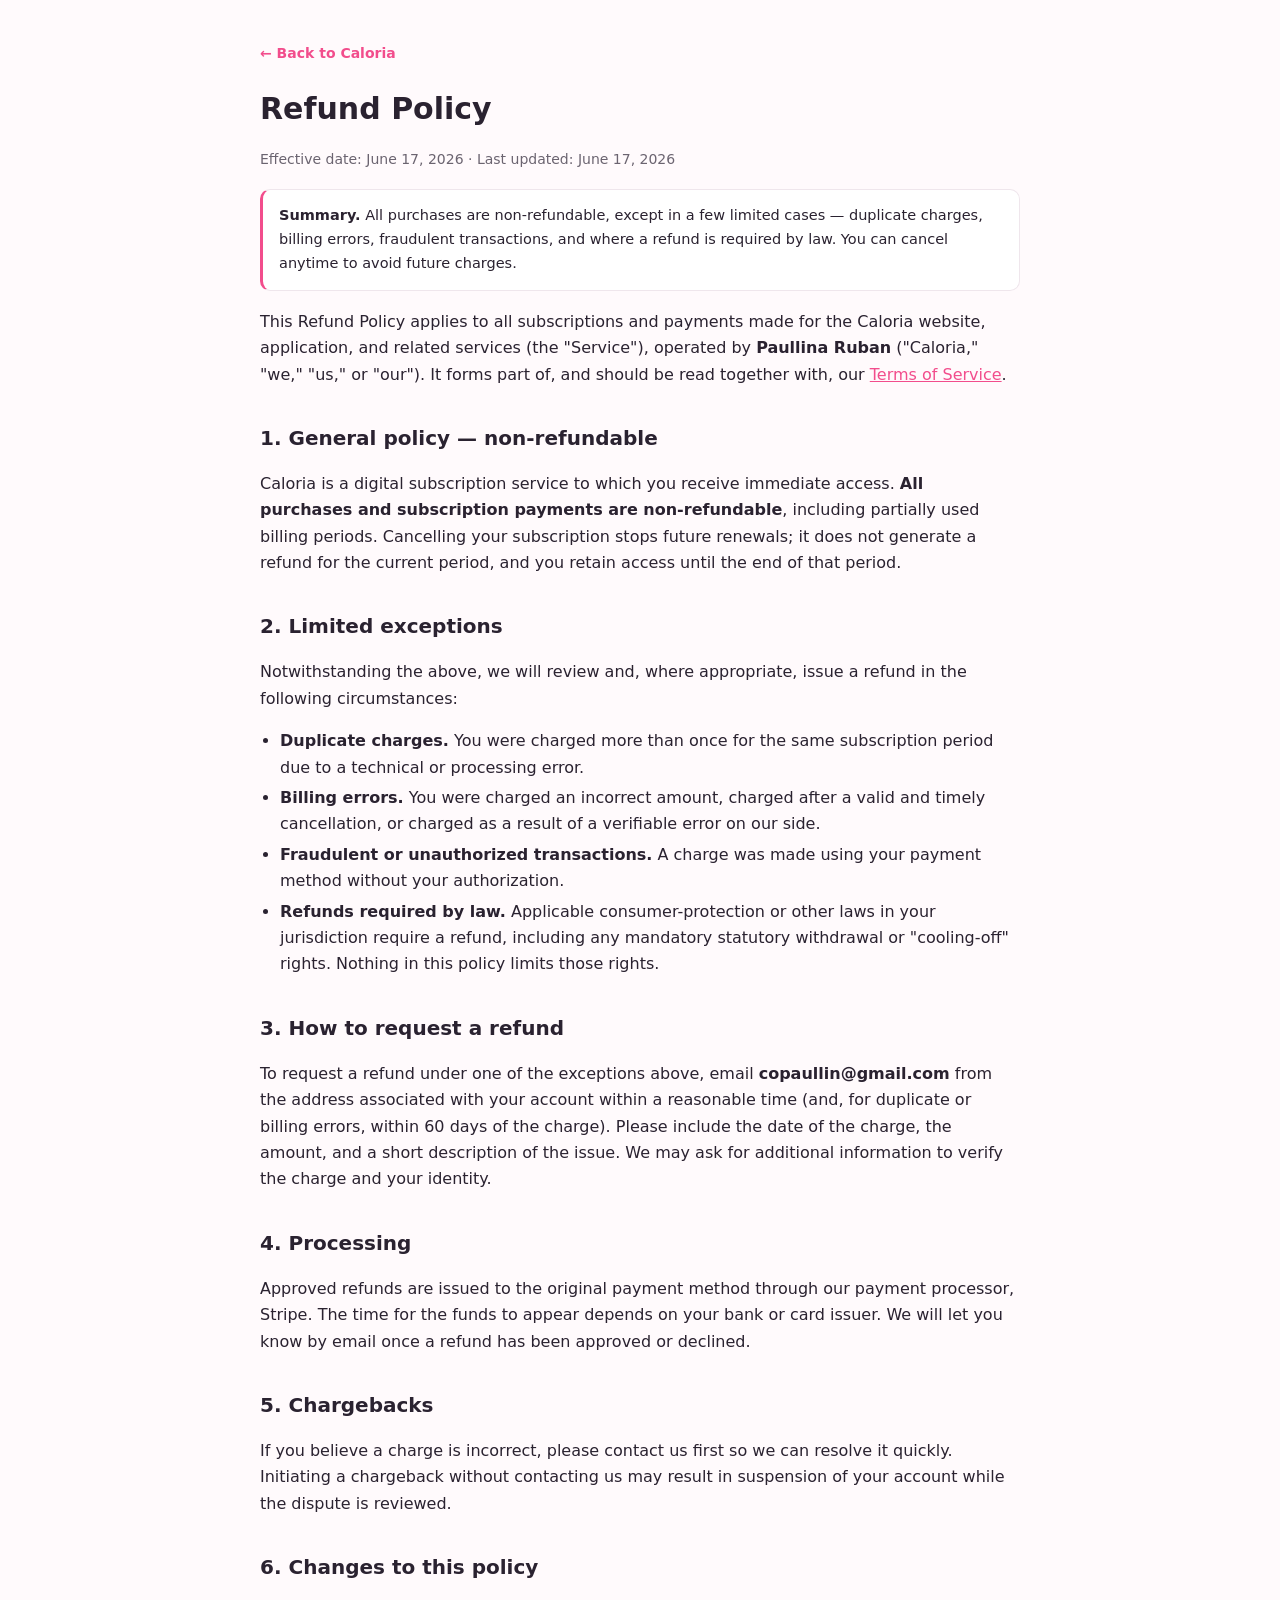
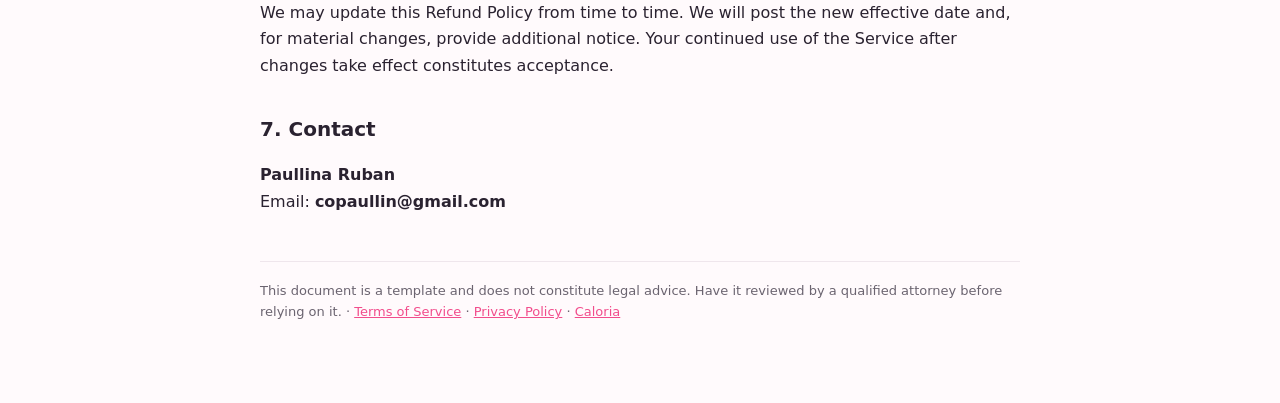
<file: refund.html>
<!doctype html>
<html lang="en">
<head>
<meta charset="utf-8" />
<meta name="viewport" content="width=device-width, initial-scale=1" />
<title>Refund Policy — Caloria</title>
  <link rel="icon" href="/favicon.ico?v=1" sizes="any" />
  <link rel="icon" type="image/png" sizes="32x32" href="/assets/icons/icon-32.png?v=1" />
  <link rel="apple-touch-icon" sizes="180x180" href="/assets/icons/apple-touch-icon.png?v=1" />
<style>
  :root { --ink:#2a2230; --muted:#6b6470; --rose:#f24d8c; --line:#efe6ec; --bg:#fffafc; }
  body { margin:0; font:16px/1.65 -apple-system,system-ui,"Segoe UI",sans-serif; color:var(--ink); background:var(--bg); }
  .wrap { max-width:760px; margin:0 auto; padding:40px 22px 80px; }
  a { color:var(--rose); } a.back { text-decoration:none; font-weight:600; font-size:14px; }
  h1 { font-size:30px; margin:18px 0 4px; }
  h2 { font-size:20px; margin:34px 0 8px; }
  .eff { color:var(--muted); font-size:14px; }
  .note { background:#fff; border:1px solid var(--line); border-left:3px solid var(--rose); border-radius:10px; padding:14px 16px; margin:18px 0; font-size:14.5px; }
  ul { padding-left:20px; } li { margin:4px 0; }
  footer { margin-top:46px; padding-top:18px; border-top:1px solid var(--line); color:var(--muted); font-size:13px; }
</style>
</head>
<body>
<div class="wrap">
  <a class="back" href="/">← Back to Caloria</a>
  <h1>Refund Policy</h1>
  <p class="eff">Effective date: June 17, 2026 · Last updated: June 17, 2026</p>

  <div class="note"><strong>Summary.</strong> All purchases are non-refundable, except in a few limited cases — duplicate charges, billing errors, fraudulent transactions, and where a refund is required by law. You can cancel anytime to avoid future charges.</div>

  <p>This Refund Policy applies to all subscriptions and payments made for the Caloria website, application, and related services (the "Service"), operated by <strong>Paullina Ruban</strong> ("Caloria," "we," "us," or "our"). It forms part of, and should be read together with, our <a href="/terms.html">Terms of Service</a>.</p>

  <h2>1. General policy — non-refundable</h2>
  <p>Caloria is a digital subscription service to which you receive immediate access. <strong>All purchases and subscription payments are non-refundable</strong>, including partially used billing periods. Cancelling your subscription stops future renewals; it does not generate a refund for the current period, and you retain access until the end of that period.</p>

  <h2>2. Limited exceptions</h2>
  <p>Notwithstanding the above, we will review and, where appropriate, issue a refund in the following circumstances:</p>
  <ul>
    <li><strong>Duplicate charges.</strong> You were charged more than once for the same subscription period due to a technical or processing error.</li>
    <li><strong>Billing errors.</strong> You were charged an incorrect amount, charged after a valid and timely cancellation, or charged as a result of a verifiable error on our side.</li>
    <li><strong>Fraudulent or unauthorized transactions.</strong> A charge was made using your payment method without your authorization.</li>
    <li><strong>Refunds required by law.</strong> Applicable consumer-protection or other laws in your jurisdiction require a refund, including any mandatory statutory withdrawal or "cooling-off" rights. Nothing in this policy limits those rights.</li>
  </ul>

  <h2>3. How to request a refund</h2>
  <p>To request a refund under one of the exceptions above, email <strong>copaullin@gmail.com</strong> from the address associated with your account within a reasonable time (and, for duplicate or billing errors, within 60 days of the charge). Please include the date of the charge, the amount, and a short description of the issue. We may ask for additional information to verify the charge and your identity.</p>

  <h2>4. Processing</h2>
  <p>Approved refunds are issued to the original payment method through our payment processor, Stripe. The time for the funds to appear depends on your bank or card issuer. We will let you know by email once a refund has been approved or declined.</p>

  <h2>5. Chargebacks</h2>
  <p>If you believe a charge is incorrect, please contact us first so we can resolve it quickly. Initiating a chargeback without contacting us may result in suspension of your account while the dispute is reviewed.</p>

  <h2>6. Changes to this policy</h2>
  <p>We may update this Refund Policy from time to time. We will post the new effective date and, for material changes, provide additional notice. Your continued use of the Service after changes take effect constitutes acceptance.</p>

  <h2>7. Contact</h2>
  <p><strong>Paullina Ruban</strong><br>Email: <strong>copaullin@gmail.com</strong></p>

  <footer>
    This document is a template and does not constitute legal advice. Have it reviewed by a qualified attorney before relying on it. ·
    <a href="/terms.html">Terms of Service</a> · <a href="/privacy.html">Privacy Policy</a> · <a href="/">Caloria</a>
  </footer>
</div>
</body>
</html>
</file>
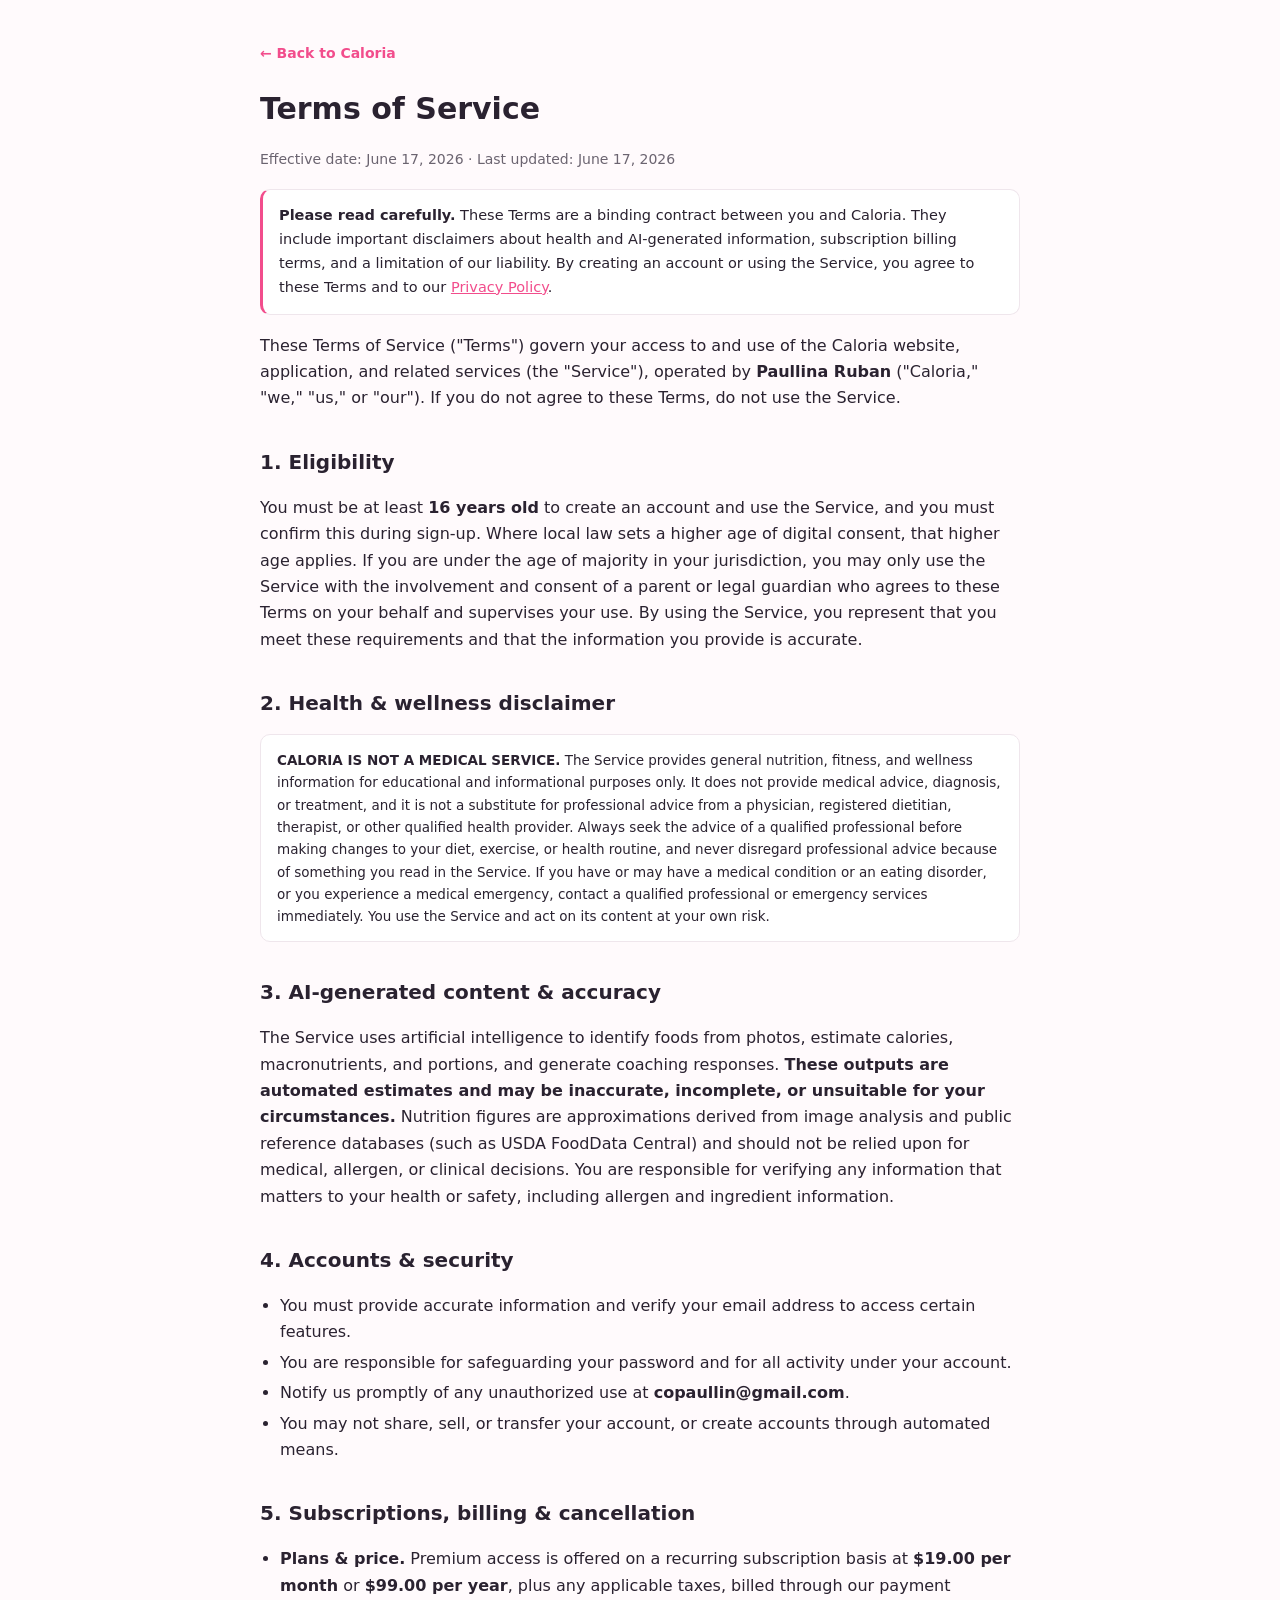
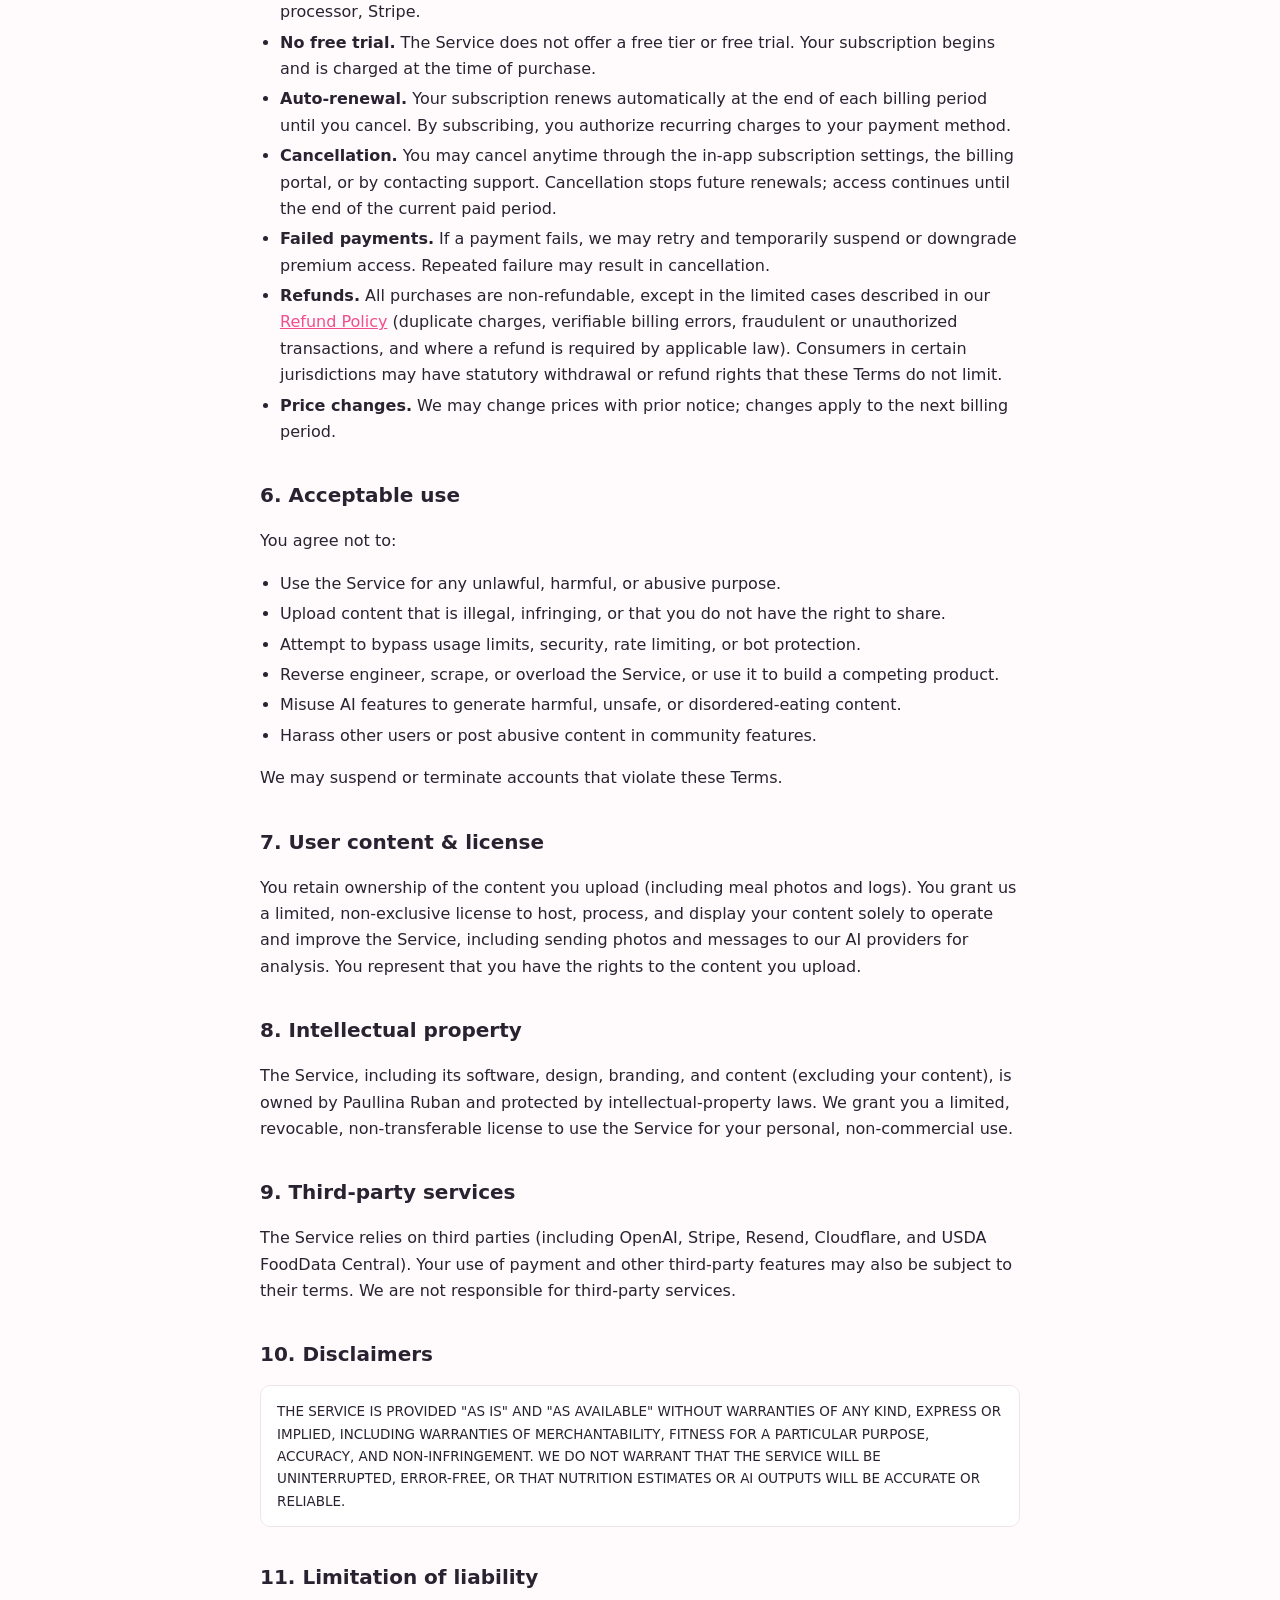
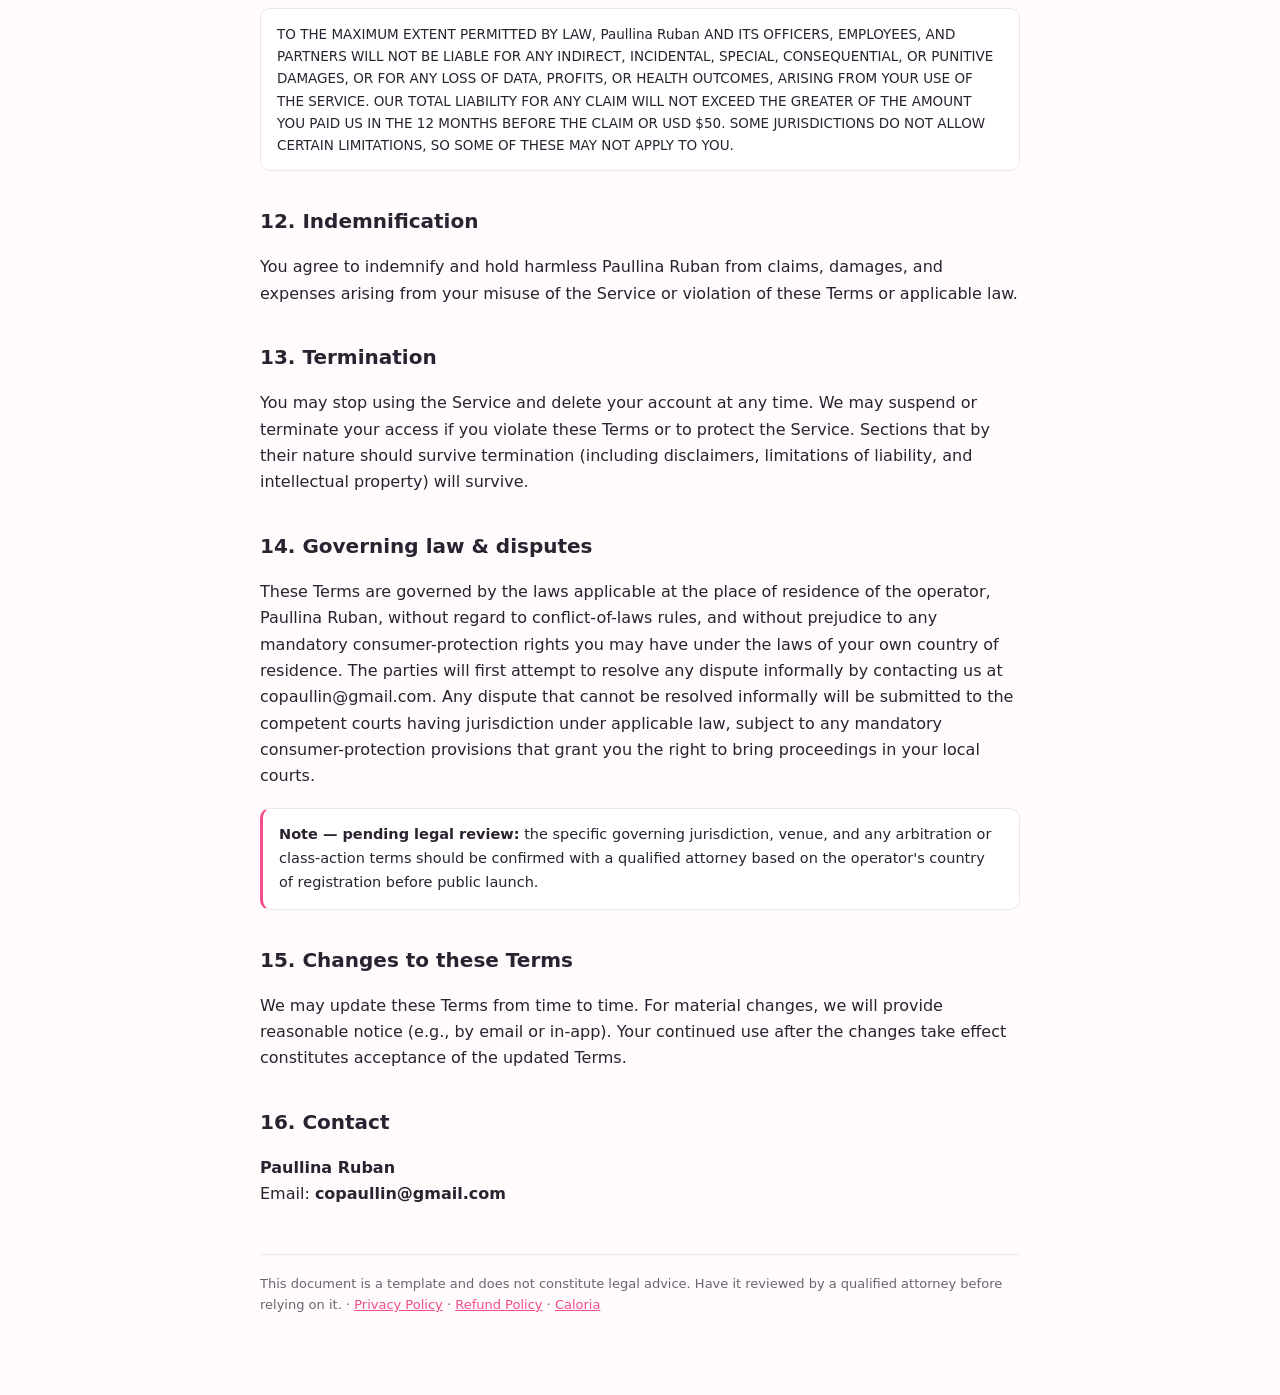
<file: terms.html>
<!doctype html>
<html lang="en">
<head>
<meta charset="utf-8" />
<meta name="viewport" content="width=device-width, initial-scale=1" />
<title>Terms of Service — Caloria</title>
  <link rel="icon" href="/favicon.ico?v=1" sizes="any" />
  <link rel="icon" type="image/png" sizes="32x32" href="/assets/icons/icon-32.png?v=1" />
  <link rel="apple-touch-icon" sizes="180x180" href="/assets/icons/apple-touch-icon.png?v=1" />
<style>
  :root { --ink:#2a2230; --muted:#6b6470; --rose:#f24d8c; --line:#efe6ec; --bg:#fffafc; }
  body { margin:0; font:16px/1.65 -apple-system,system-ui,"Segoe UI",sans-serif; color:var(--ink); background:var(--bg); }
  .wrap { max-width:760px; margin:0 auto; padding:40px 22px 80px; }
  a { color:var(--rose); } a.back { text-decoration:none; font-weight:600; font-size:14px; }
  h1 { font-size:30px; margin:18px 0 4px; }
  h2 { font-size:20px; margin:34px 0 8px; }
  .eff { color:var(--muted); font-size:14px; }
  .note { background:#fff; border:1px solid var(--line); border-left:3px solid var(--rose); border-radius:10px; padding:14px 16px; margin:18px 0; font-size:14.5px; }
  .caps { background:#fff; border:1px solid var(--line); border-radius:10px; padding:14px 16px; margin:14px 0; font-size:13.5px; text-transform:none; }
  ul { padding-left:20px; } li { margin:4px 0; }
  footer { margin-top:46px; padding-top:18px; border-top:1px solid var(--line); color:var(--muted); font-size:13px; }
</style>
</head>
<body>
<div class="wrap">
  <a class="back" href="/">← Back to Caloria</a>
  <h1>Terms of Service</h1>
  <p class="eff">Effective date: June 17, 2026 · Last updated: June 17, 2026</p>

  <div class="note"><strong>Please read carefully.</strong> These Terms are a binding contract between you and Caloria. They include important disclaimers about health and AI-generated information, subscription billing terms, and a limitation of our liability. By creating an account or using the Service, you agree to these Terms and to our <a href="/privacy.html">Privacy Policy</a>.</div>

  <p>These Terms of Service ("Terms") govern your access to and use of the Caloria website, application, and related services (the "Service"), operated by <strong>Paullina Ruban</strong> ("Caloria," "we," "us," or "our"). If you do not agree to these Terms, do not use the Service.</p>

  <h2>1. Eligibility</h2>
  <p>You must be at least <strong>16 years old</strong> to create an account and use the Service, and you must confirm this during sign-up. Where local law sets a higher age of digital consent, that higher age applies. If you are under the age of majority in your jurisdiction, you may only use the Service with the involvement and consent of a parent or legal guardian who agrees to these Terms on your behalf and supervises your use. By using the Service, you represent that you meet these requirements and that the information you provide is accurate.</p>

  <h2>2. Health &amp; wellness disclaimer</h2>
  <div class="caps"><strong>CALORIA IS NOT A MEDICAL SERVICE.</strong> The Service provides general nutrition, fitness, and wellness information for educational and informational purposes only. It does not provide medical advice, diagnosis, or treatment, and it is not a substitute for professional advice from a physician, registered dietitian, therapist, or other qualified health provider. Always seek the advice of a qualified professional before making changes to your diet, exercise, or health routine, and never disregard professional advice because of something you read in the Service. If you have or may have a medical condition or an eating disorder, or you experience a medical emergency, contact a qualified professional or emergency services immediately. You use the Service and act on its content at your own risk.</div>

  <h2>3. AI-generated content &amp; accuracy</h2>
  <p>The Service uses artificial intelligence to identify foods from photos, estimate calories, macronutrients, and portions, and generate coaching responses. <strong>These outputs are automated estimates and may be inaccurate, incomplete, or unsuitable for your circumstances.</strong> Nutrition figures are approximations derived from image analysis and public reference databases (such as USDA FoodData Central) and should not be relied upon for medical, allergen, or clinical decisions. You are responsible for verifying any information that matters to your health or safety, including allergen and ingredient information.</p>

  <h2>4. Accounts &amp; security</h2>
  <ul>
    <li>You must provide accurate information and verify your email address to access certain features.</li>
    <li>You are responsible for safeguarding your password and for all activity under your account.</li>
    <li>Notify us promptly of any unauthorized use at <strong>copaullin@gmail.com</strong>.</li>
    <li>You may not share, sell, or transfer your account, or create accounts through automated means.</li>
  </ul>

  <h2>5. Subscriptions, billing &amp; cancellation</h2>
  <ul>
    <li><strong>Plans &amp; price.</strong> Premium access is offered on a recurring subscription basis at <strong>$19.00 per month</strong> or <strong>$99.00 per year</strong>, plus any applicable taxes, billed through our payment processor, Stripe.</li>
    <li><strong>No free trial.</strong> The Service does not offer a free tier or free trial. Your subscription begins and is charged at the time of purchase.</li>
    <li><strong>Auto-renewal.</strong> Your subscription renews automatically at the end of each billing period until you cancel. By subscribing, you authorize recurring charges to your payment method.</li>
    <li><strong>Cancellation.</strong> You may cancel anytime through the in-app subscription settings, the billing portal, or by contacting support. Cancellation stops future renewals; access continues until the end of the current paid period.</li>
    <li><strong>Failed payments.</strong> If a payment fails, we may retry and temporarily suspend or downgrade premium access. Repeated failure may result in cancellation.</li>
    <li><strong>Refunds.</strong> All purchases are non-refundable, except in the limited cases described in our <a href="/refund.html">Refund Policy</a> (duplicate charges, verifiable billing errors, fraudulent or unauthorized transactions, and where a refund is required by applicable law). Consumers in certain jurisdictions may have statutory withdrawal or refund rights that these Terms do not limit.</li>
    <li><strong>Price changes.</strong> We may change prices with prior notice; changes apply to the next billing period.</li>
  </ul>

  <h2>6. Acceptable use</h2>
  <p>You agree not to:</p>
  <ul>
    <li>Use the Service for any unlawful, harmful, or abusive purpose.</li>
    <li>Upload content that is illegal, infringing, or that you do not have the right to share.</li>
    <li>Attempt to bypass usage limits, security, rate limiting, or bot protection.</li>
    <li>Reverse engineer, scrape, or overload the Service, or use it to build a competing product.</li>
    <li>Misuse AI features to generate harmful, unsafe, or disordered-eating content.</li>
    <li>Harass other users or post abusive content in community features.</li>
  </ul>
  <p>We may suspend or terminate accounts that violate these Terms.</p>

  <h2>7. User content &amp; license</h2>
  <p>You retain ownership of the content you upload (including meal photos and logs). You grant us a limited, non-exclusive license to host, process, and display your content solely to operate and improve the Service, including sending photos and messages to our AI providers for analysis. You represent that you have the rights to the content you upload.</p>

  <h2>8. Intellectual property</h2>
  <p>The Service, including its software, design, branding, and content (excluding your content), is owned by Paullina Ruban and protected by intellectual-property laws. We grant you a limited, revocable, non-transferable license to use the Service for your personal, non-commercial use.</p>

  <h2>9. Third-party services</h2>
  <p>The Service relies on third parties (including OpenAI, Stripe, Resend, Cloudflare, and USDA FoodData Central). Your use of payment and other third-party features may also be subject to their terms. We are not responsible for third-party services.</p>

  <h2>10. Disclaimers</h2>
  <div class="caps">THE SERVICE IS PROVIDED "AS IS" AND "AS AVAILABLE" WITHOUT WARRANTIES OF ANY KIND, EXPRESS OR IMPLIED, INCLUDING WARRANTIES OF MERCHANTABILITY, FITNESS FOR A PARTICULAR PURPOSE, ACCURACY, AND NON-INFRINGEMENT. WE DO NOT WARRANT THAT THE SERVICE WILL BE UNINTERRUPTED, ERROR-FREE, OR THAT NUTRITION ESTIMATES OR AI OUTPUTS WILL BE ACCURATE OR RELIABLE.</div>

  <h2>11. Limitation of liability</h2>
  <div class="caps">TO THE MAXIMUM EXTENT PERMITTED BY LAW, Paullina Ruban AND ITS OFFICERS, EMPLOYEES, AND PARTNERS WILL NOT BE LIABLE FOR ANY INDIRECT, INCIDENTAL, SPECIAL, CONSEQUENTIAL, OR PUNITIVE DAMAGES, OR FOR ANY LOSS OF DATA, PROFITS, OR HEALTH OUTCOMES, ARISING FROM YOUR USE OF THE SERVICE. OUR TOTAL LIABILITY FOR ANY CLAIM WILL NOT EXCEED THE GREATER OF THE AMOUNT YOU PAID US IN THE 12 MONTHS BEFORE THE CLAIM OR USD $50. SOME JURISDICTIONS DO NOT ALLOW CERTAIN LIMITATIONS, SO SOME OF THESE MAY NOT APPLY TO YOU.</div>

  <h2>12. Indemnification</h2>
  <p>You agree to indemnify and hold harmless Paullina Ruban from claims, damages, and expenses arising from your misuse of the Service or violation of these Terms or applicable law.</p>

  <h2>13. Termination</h2>
  <p>You may stop using the Service and delete your account at any time. We may suspend or terminate your access if you violate these Terms or to protect the Service. Sections that by their nature should survive termination (including disclaimers, limitations of liability, and intellectual property) will survive.</p>

  <h2>14. Governing law &amp; disputes</h2>
  <p>These Terms are governed by the laws applicable at the place of residence of the operator, Paullina Ruban, without regard to conflict-of-laws rules, and without prejudice to any mandatory consumer-protection rights you may have under the laws of your own country of residence. The parties will first attempt to resolve any dispute informally by contacting us at copaullin@gmail.com. Any dispute that cannot be resolved informally will be submitted to the competent courts having jurisdiction under applicable law, subject to any mandatory consumer-protection provisions that grant you the right to bring proceedings in your local courts.</p>
  <p class="note"><strong>Note — pending legal review:</strong> the specific governing jurisdiction, venue, and any arbitration or class-action terms should be confirmed with a qualified attorney based on the operator's country of registration before public launch.</p>

  <h2>15. Changes to these Terms</h2>
  <p>We may update these Terms from time to time. For material changes, we will provide reasonable notice (e.g., by email or in-app). Your continued use after the changes take effect constitutes acceptance of the updated Terms.</p>

  <h2>16. Contact</h2>
  <p><strong>Paullina Ruban</strong><br>Email: <strong>copaullin@gmail.com</strong></p>

  <footer>
    This document is a template and does not constitute legal advice. Have it reviewed by a qualified attorney before relying on it. ·
    <a href="/privacy.html">Privacy Policy</a> · <a href="/refund.html">Refund Policy</a> · <a href="/">Caloria</a>
  </footer>
</div>
</body>
</html>
</file>
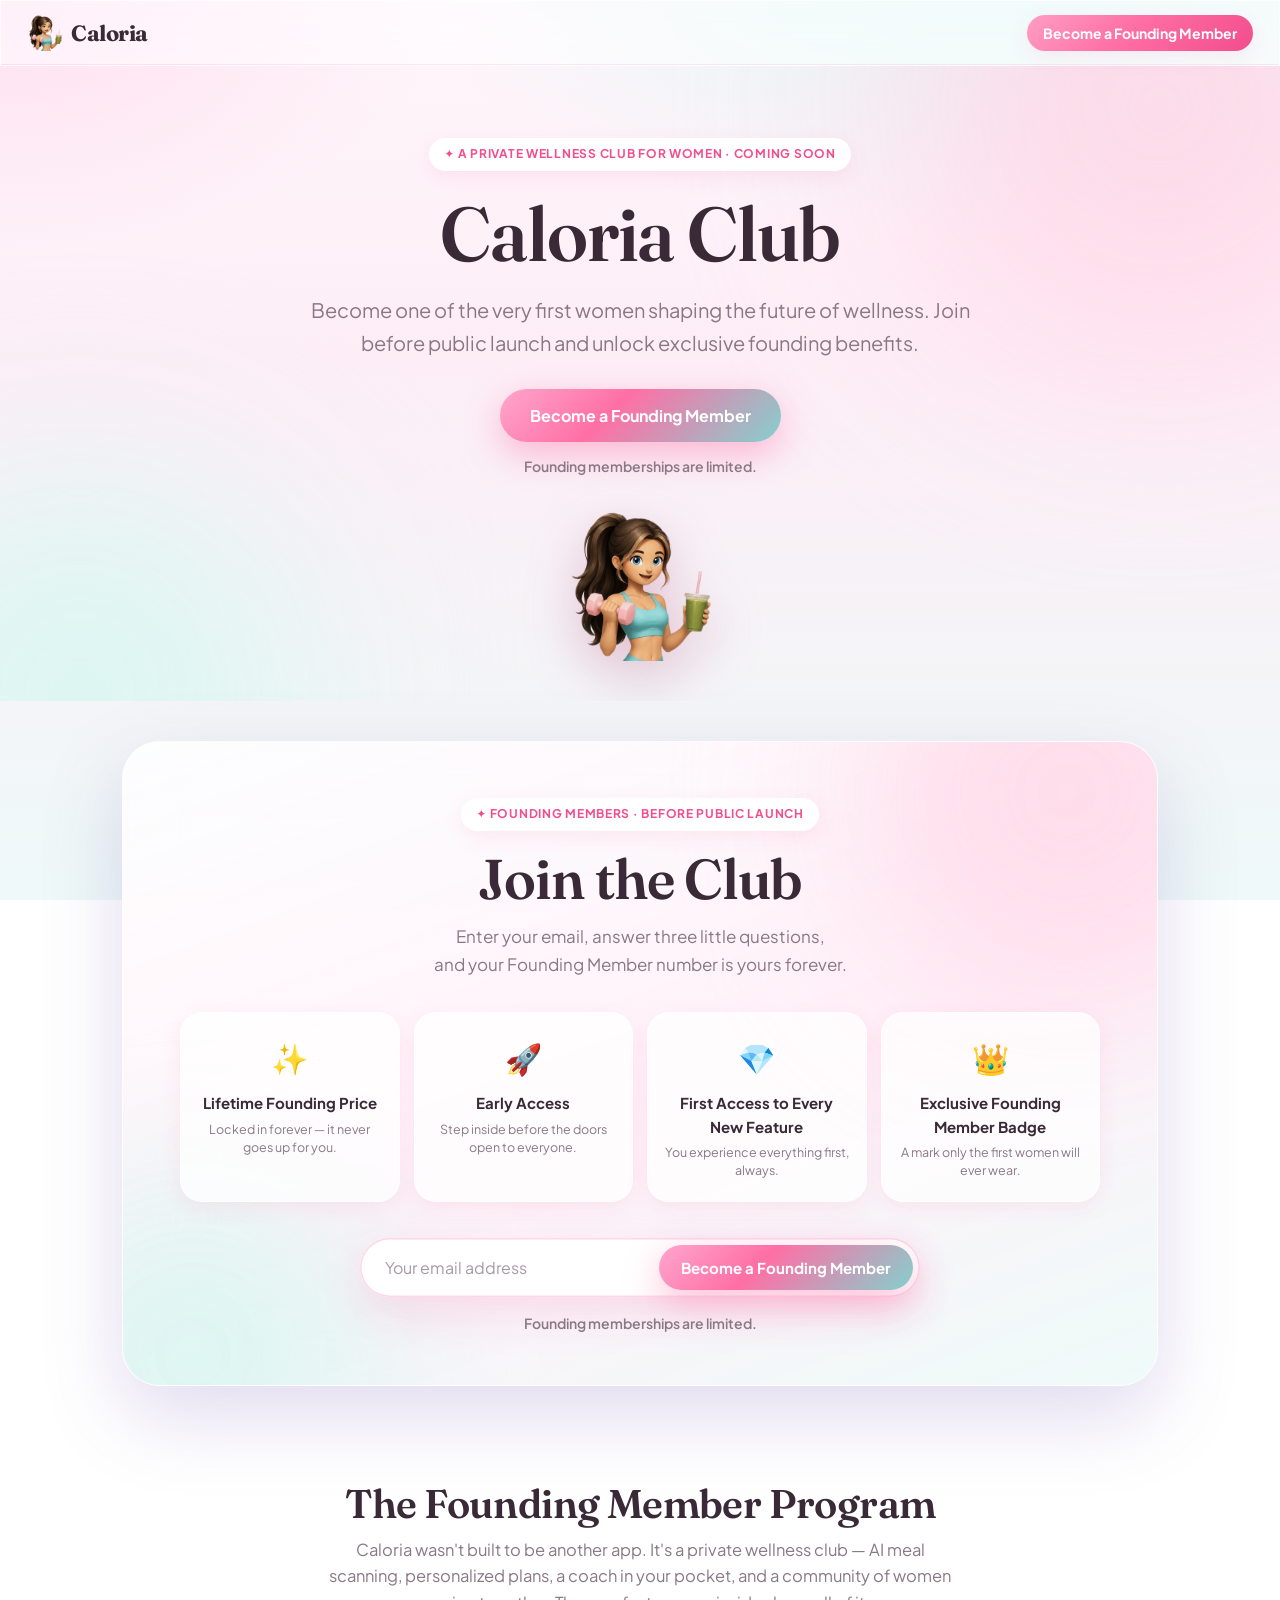
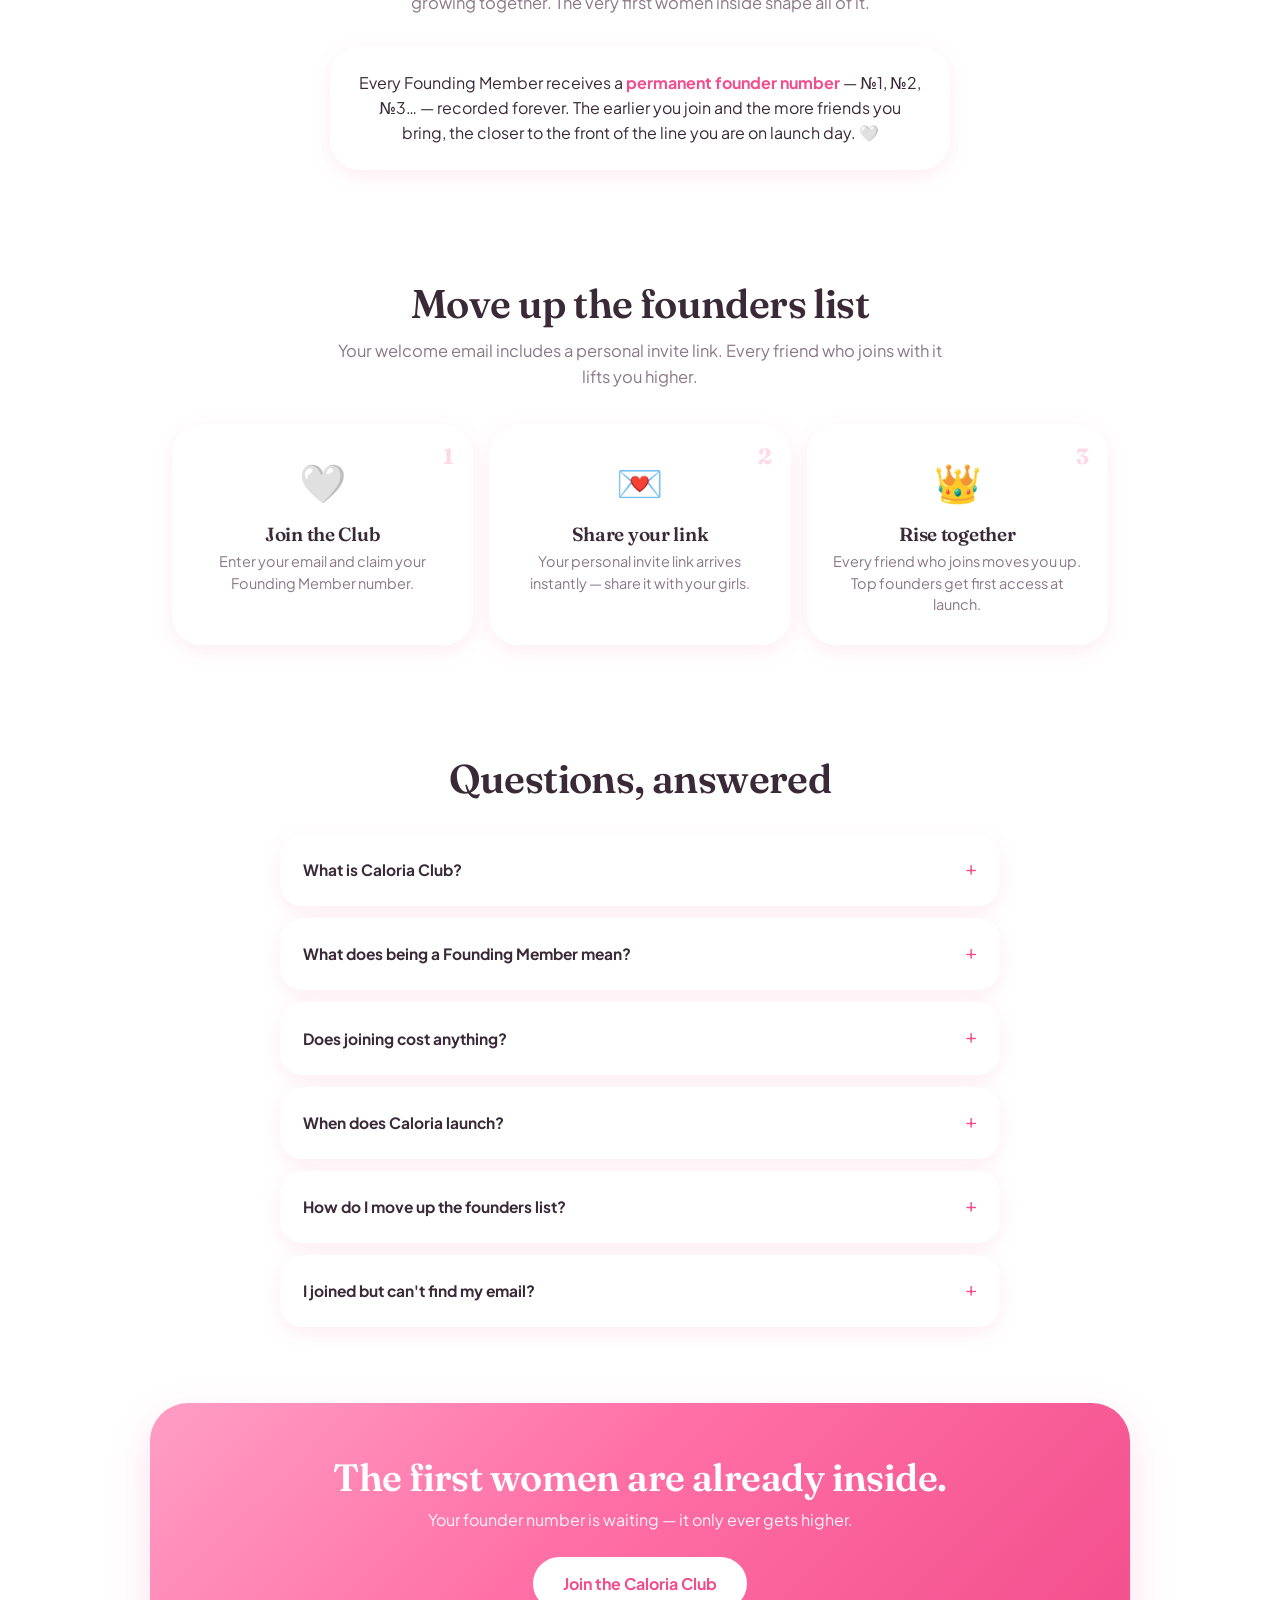
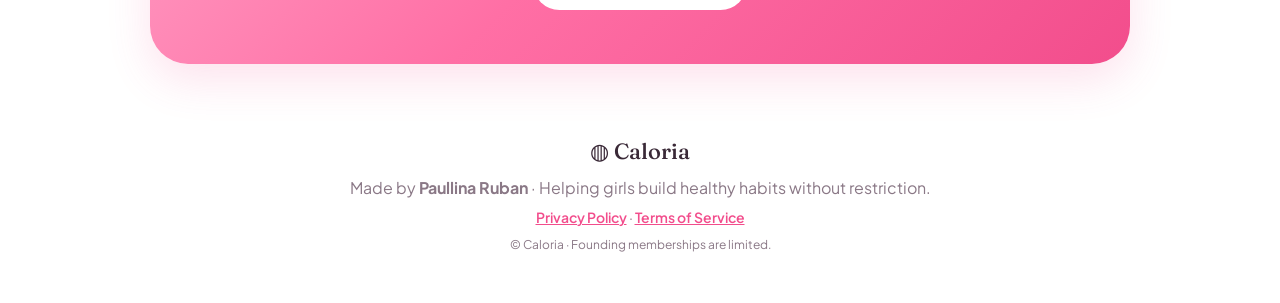
<file: waitlist.html>
<!DOCTYPE html>
<html lang="en">
<head>
  <meta charset="UTF-8" />
  <meta name="viewport" content="width=device-width, initial-scale=1.0, viewport-fit=cover" />
  <meta name="theme-color" content="#ffeaf3" />
  <title>Caloria Club — Become a Founding Member</title>
  <meta name="description" content="Become one of the very first women shaping the future of wellness. Join Caloria Club before public launch and unlock exclusive founding benefits." />

  <!-- Social sharing (referral links land here from TikTok / Instagram) -->
  <link rel="canonical" href="https://caloriaclub.com/" />
  <meta property="og:type" content="website" />
  <meta property="og:site_name" content="Caloria" />
  <meta property="og:url" content="https://caloriaclub.com/" />
  <meta property="og:title" content="Caloria Club — Become a Founding Member" />
  <meta property="og:description" content="Become one of the very first women shaping the future of wellness. Join before public launch and unlock exclusive founding benefits." />
  <meta property="og:image" content="https://caloriaclub.com/assets/founder.jpg" />
  <meta name="twitter:card" content="summary_large_image" />
  <meta name="twitter:title" content="Caloria Club — Become a Founding Member" />
  <meta name="twitter:description" content="Become one of the very first women shaping the future of wellness. Join before public launch and unlock exclusive founding benefits." />
  <meta name="twitter:image" content="https://caloriaclub.com/assets/founder.jpg" />

  <link rel="icon" href="/favicon.ico?v=1" sizes="any" />
  <link rel="icon" type="image/png" sizes="32x32" href="/assets/icons/icon-32.png?v=1" />
  <link rel="apple-touch-icon" sizes="180x180" href="/assets/icons/apple-touch-icon.png?v=1" />

  <link rel="stylesheet" href="css/fonts.css" />
  <link rel="stylesheet" href="css/styles.css?v=39" />
  <link rel="stylesheet" href="css/waitlist.css?v=2" />
</head>
<body class="wl-page">

  <!-- Minimal header — brand only. No login, no pricing, no product nav. -->
  <header class="wl-nav glass">
    <a class="brand" href="/">
      <img class="brand-logo" src="/assets/mascot-sm.png?v=1" alt="Caloria mascot" /><span class="brand-name">Caloria</span>
    </a>
    <button class="btn btn-primary btn-sm" data-scroll="club">Become a Founding Member</button>
  </header>

  <!-- HERO -->
  <section class="wl-hero">
    <div class="wl-hero-glow1"></div>
    <div class="wl-hero-glow2"></div>
    <div class="wl-hero-inner">
      <span class="pill club-pill">✦ A Private Wellness Club for Women · Coming Soon</span>
      <h1>Caloria Club</h1>
      <p class="wl-lede">Become one of the very first women shaping the future of wellness.
      Join before public launch and unlock exclusive founding benefits.</p>
      <div class="wl-hero-cta">
        <button class="btn btn-glow btn-lg" data-scroll="club">Become a Founding Member</button>
        <span class="wl-hero-proof" id="wlHeroProof">Founding memberships are limited.</span>
      </div>
      <img class="wl-mascot" src="/assets/mascot-sm.png?v=1" alt="Caloria — your AI wellness companion" />
    </div>
  </section>

  <!-- WAITLIST · JOIN FLOW (same ids as the Club section — powered by js/club.js) -->
  <section id="club" class="section club-section">
    <div class="club-card glass-strong">
      <div class="club-glow club-glow-1"></div>
      <div class="club-glow club-glow-2"></div>
      <div class="club-inner">
        <span class="pill club-pill">✦ Founding Members · Before Public Launch</span>
        <h2 class="club-title">Join the Club</h2>
        <p class="club-sub">Enter your email, answer three little questions,<br class="club-br">
        and your Founding Member number is yours forever.</p>

        <div class="club-benefits">
          <div class="club-benefit"><span class="cb-icon">✨</span><b>Lifetime Founding Price</b><small>Locked in forever — it never goes up for you.</small></div>
          <div class="club-benefit"><span class="cb-icon">🚀</span><b>Early Access</b><small>Step inside before the doors open to everyone.</small></div>
          <div class="club-benefit"><span class="cb-icon">💎</span><b>First Access to Every New Feature</b><small>You experience everything first, always.</small></div>
          <div class="club-benefit"><span class="cb-icon">👑</span><b>Exclusive Founding Member Badge</b><small>A mark only the first women will ever wear.</small></div>
        </div>

        <form class="club-form" id="clubForm" novalidate>
          <div class="club-field" id="clubField">
            <input type="email" id="clubEmail" placeholder="Your email address" autocomplete="email" aria-label="Email address" required />
            <button class="btn btn-glow club-cta" id="clubSubmit" type="submit">
              <span class="club-cta-label">Become a Founding Member</span>
              <span class="club-cta-spinner" aria-hidden="true"></span>
              <span class="club-cta-check" aria-hidden="true">✓</span>
            </button>
          </div>
          <p class="club-error hidden" id="clubError" role="alert"></p>
          <p class="club-proof" id="clubProofLine">Founding memberships are limited.</p>
        </form>

        <!-- Founding onboarding — three little questions, one heartbeat each -->
        <div class="club-flow hidden" id="clubFlow" aria-live="polite">
          <div class="cf-head">
            <span class="cf-step-label" id="cfStepLabel">Question 1 of 3</span>
            <div class="cf-dots" id="cfDots"><i></i><i></i><i></i></div>
          </div>
          <div class="cf-body" id="cfBody">
            <h3 class="cf-title" id="cfTitle"></h3>
            <p class="cf-sub" id="cfSub"></p>
            <div class="cf-options" id="cfOptions"></div>
            <div class="cf-other hidden" id="cfOther">
              <input id="cfOtherInput" maxlength="140" placeholder="Tell me in your own words…" aria-label="Your answer" />
              <button class="btn btn-primary" id="cfOtherGo" type="button">Continue</button>
            </div>
          </div>
          <div class="cf-finish hidden" id="cfFinish">
            <span class="cf-finish-heart">🩵</span>
            <p>Welcoming you in…</p>
          </div>
        </div>
      </div>
    </div>
  </section>

  <!-- FOUNDER PROGRAM -->
  <section class="wl-section">
    <h2 class="wl-title">The Founding Member Program</h2>
    <p class="wl-sub">Caloria wasn't built to be another app. It's a private wellness club —
    AI meal scanning, personalized plans, a coach in your pocket, and a community of women growing together.
    The very first women inside shape all of it.</p>
    <div class="wl-founder-note">
      <p>Every Founding Member receives a <b>permanent founder number</b> — №1, №2, №3… —
      recorded forever. The earlier you join and the more friends you bring,
      the closer to the front of the line you are on launch day. 🤍</p>
    </div>
  </section>

  <!-- REFERRAL SYSTEM -->
  <section class="wl-section">
    <h2 class="wl-title">Move up the founders list</h2>
    <p class="wl-sub">Your welcome email includes a personal invite link. Every friend who joins with it lifts you higher.</p>
    <div class="wl-steps">
      <div class="wl-step"><span class="wl-step-n">1</span><span class="wl-step-emoji">🤍</span><h3>Join the Club</h3><p>Enter your email and claim your Founding Member number.</p></div>
      <div class="wl-step"><span class="wl-step-n">2</span><span class="wl-step-emoji">💌</span><h3>Share your link</h3><p>Your personal invite link arrives instantly — share it with your girls.</p></div>
      <div class="wl-step"><span class="wl-step-n">3</span><span class="wl-step-emoji">👑</span><h3>Rise together</h3><p>Every friend who joins moves you up. Top founders get first access at launch.</p></div>
    </div>
  </section>

  <!-- FAQ -->
  <section class="wl-section">
    <h2 class="wl-title">Questions, answered</h2>
    <div class="wl-faq">
      <details>
        <summary>What is Caloria Club?</summary>
        <p>A private wellness club for women, created by fitness influencer Paullina Ruban. Inside: AI meal scanning that reads your plate from one photo, personalized meal &amp; training plans, a 24/7 wellness coach, and a members-only community — all designed around consistency, not restriction.</p>
      </details>
      <details>
        <summary>What does being a Founding Member mean?</summary>
        <p>You're one of the very first women inside — before public launch. You receive a permanent founder number, the lifetime founding price (it never goes up for you), early access before everyone else, first access to every new feature, and an exclusive Founding Member badge.</p>
      </details>
      <details>
        <summary>Does joining cost anything?</summary>
        <p>No — joining the Club is completely free. Your founding benefits, including the lifetime founding price, lock in the moment Caloria launches.</p>
      </details>
      <details>
        <summary>When does Caloria launch?</summary>
        <p>Soon. Founding Members receive exclusive founder updates while it's being built, and a private early-access invitation lands in your inbox before the public doors open.</p>
      </details>
      <details>
        <summary>How do I move up the founders list?</summary>
        <p>Share the personal invite link from your welcome email (or your founder page). Every friend who joins through it lifts you higher — rankings update instantly.</p>
      </details>
      <details>
        <summary>I joined but can't find my email?</summary>
        <p>Check Spam or Promotions for “🤍 You're officially a Founding Member.” Your founder page link is inside it, and you can rejoin with the same email any time — we'll recognize you and take you straight to your page.</p>
      </details>
    </div>
  </section>

  <!-- CLOSING CTA -->
  <section class="wl-cta-band">
    <h2>The first women are already inside.</h2>
    <p>Your founder number is waiting — it only ever gets higher.</p>
    <button class="btn btn-lg" data-scroll="club">Join the Caloria Club</button>
  </section>

  <footer class="wl-footer">
    <div class="wl-footer-brand">◍ Caloria</div>
    <p>Made by <strong>Paullina Ruban</strong> · Helping girls build healthy habits without restriction.</p>
    <p class="footer-links"><a href="/privacy.html">Privacy Policy</a> · <a href="/terms.html">Terms of Service</a></p>
    <p class="wl-footer-fine">© Caloria · Founding memberships are limited.</p>
  </footer>

  <div class="toast" id="toast"></div>
  <script src="config.js?v=live1"></script>
  <script src="js/analytics.js?v=1"></script>
  <script src="js/club.js?v=4"></script>
  <script src="js/waitlist.js?v=1"></script>
</body>
</html>
</file>
<file: css/fonts.css>
@font-face {
  font-family: 'Fraunces';
  font-style: normal;
  font-weight: 500;
  font-display: swap;
  src: url('../fonts/Fraunces-500.woff2') format('woff2');
}
@font-face {
  font-family: 'Fraunces';
  font-style: normal;
  font-weight: 600;
  font-display: swap;
  src: url('../fonts/Fraunces-600.woff2') format('woff2');
}
@font-face {
  font-family: 'Fraunces';
  font-style: normal;
  font-weight: 700;
  font-display: swap;
  src: url('../fonts/Fraunces-700.woff2') format('woff2');
}
@font-face {
  font-family: 'Plus Jakarta Sans';
  font-style: normal;
  font-weight: 400;
  font-display: swap;
  src: url('../fonts/PlusJakartaSans-400.woff2') format('woff2');
}
@font-face {
  font-family: 'Plus Jakarta Sans';
  font-style: normal;
  font-weight: 500;
  font-display: swap;
  src: url('../fonts/PlusJakartaSans-500.woff2') format('woff2');
}
@font-face {
  font-family: 'Plus Jakarta Sans';
  font-style: normal;
  font-weight: 600;
  font-display: swap;
  src: url('../fonts/PlusJakartaSans-600.woff2') format('woff2');
}
@font-face {
  font-family: 'Plus Jakarta Sans';
  font-style: normal;
  font-weight: 700;
  font-display: swap;
  src: url('../fonts/PlusJakartaSans-700.woff2') format('woff2');
}
@font-face {
  font-family: 'Plus Jakarta Sans';
  font-style: normal;
  font-weight: 800;
  font-display: swap;
  src: url('../fonts/PlusJakartaSans-800.woff2') format('woff2');
}
</file>
<file: css/styles.css>
/* ===================== Caloria — premium design system ===================== */
:root {
  /* brand palette */
  --blush:    #ffd7e7;
  --rose:     #ff7eae;
  --rose-deep:#f24d8c;
  --pink-50:  #fff5fa;
  --pink-100: #ffe6f1;
  --aqua:     #7fe3da;
  --aqua-deep:#2bb5c9;
  --turq:     #38d6c4;
  --cream:    #fffafc;
  --ink:      #3a2937;
  --ink-soft: #8a7886;
  --line:     rgba(242, 77, 140, 0.12);
  --white:    #ffffff;

  --grad-hero: radial-gradient(1200px 600px at 80% -10%, #d8f7f2 0%, transparent 55%),
               radial-gradient(900px 500px at 0% 0%, #ffe0ee 0%, transparent 50%),
               linear-gradient(180deg, #fff6fb 0%, #fdeef6 40%, #eef9f8 100%);
  --grad-rose: linear-gradient(135deg, #ff9ec4 0%, #ff6fa5 45%, #f24d8c 100%);
  --grad-aqua: linear-gradient(135deg, #8fe9df 0%, #38d6c4 100%);
  --grad-glow: linear-gradient(135deg, #ffa6cd 0%, #ff6fa5 40%, #6fe0d4 110%);

  --glass-bg:    rgba(255, 255, 255, 0.55);
  --glass-strong:rgba(255, 255, 255, 0.78);
  --glass-brd:   rgba(255, 255, 255, 0.7);

  --sh-sm: 0 6px 20px rgba(242, 77, 140, 0.10);
  --sh-md: 0 16px 44px rgba(242, 77, 140, 0.16);
  --sh-lg: 0 30px 80px rgba(120, 90, 180, 0.22);
  --sh-aqua: 0 16px 40px rgba(43, 181, 201, 0.20);

  --r-sm: 14px; --r-md: 22px; --r-lg: 30px; --r-xl: 38px;
  --font-head: "Fraunces", Georgia, serif;
  --font-body: "Plus Jakarta Sans", system-ui, sans-serif;
  --app-w: 480px;
}

* { box-sizing: border-box; margin: 0; padding: 0; }
html { scroll-behavior: smooth; }
body {
  font-family: var(--font-body); color: var(--ink);
  background: var(--grad-hero); background-attachment: fixed;
  min-height: 100vh; -webkit-font-smoothing: antialiased; line-height: 1.55;
  overflow-x: hidden;
}
h1, h2, h3 { font-family: var(--font-head); font-weight: 600; line-height: 1.08; letter-spacing: -.015em; }
em { font-style: italic; color: var(--rose-deep); }
button { font-family: inherit; cursor: pointer; border: none; background: none; color: inherit; }
input, select { font-family: inherit; }
a { color: inherit; text-decoration: none; }
.hidden { display: none !important; }
.muted { color: var(--ink-soft); }

/* ---------- glass utilities ---------- */
.glass { background: var(--glass-bg); backdrop-filter: blur(18px) saturate(140%); -webkit-backdrop-filter: blur(18px) saturate(140%); border: 1px solid var(--glass-brd); }
.glass-strong { background: var(--glass-strong); backdrop-filter: blur(24px) saturate(160%); -webkit-backdrop-filter: blur(24px) saturate(160%); border: 1px solid var(--glass-brd); }

/* ---------- buttons ---------- */
.btn { display: inline-flex; align-items: center; justify-content: center; gap: 8px;
  padding: 13px 22px; border-radius: 100px; font-weight: 700; font-size: 15px;
  transition: transform .16s ease, box-shadow .22s ease, filter .2s ease; white-space: nowrap; }
.btn:active { transform: scale(.96); }
.btn-primary { background: var(--grad-rose); color: #fff; box-shadow: var(--sh-sm); }
.btn-primary:hover { box-shadow: var(--sh-md); transform: translateY(-1px); }
.btn-glow { background: var(--grad-glow); color: #fff; box-shadow: 0 12px 36px rgba(255,111,165,.45); }
.btn-glow:hover { transform: translateY(-2px); box-shadow: 0 18px 50px rgba(255,111,165,.55); }
.btn-ghost { background: rgba(255,255,255,.7); color: var(--ink); box-shadow: inset 0 0 0 1.5px var(--blush); }
.btn-ghost:hover { background: #fff; }
.btn-sm { padding: 9px 16px; font-size: 14px; }
.btn-lg { padding: 16px 30px; font-size: 16px; }
.btn-block { width: 100%; }

.pill { display: inline-block; padding: 7px 15px; border-radius: 100px; background: #fff; color: var(--rose-deep);
  font-weight: 700; font-size: 13px; box-shadow: var(--sh-sm); }
.pill-aqua { color: var(--aqua-deep); }

.section { max-width: 1080px; margin: 0 auto; padding: 72px 22px; }
.section-title { text-align: center; font-size: clamp(28px, 5vw, 44px); }
.section-sub { text-align: center; color: var(--ink-soft); margin-top: 10px; font-size: 17px; }

/* ===================== top nav ===================== */
.nav { position: sticky; top: 0; z-index: 50; display: flex; align-items: center; gap: 20px;
  padding: 14px 26px; }
.nav::after { content:""; position:absolute; inset:0; z-index:-1; border-bottom: 1px solid var(--line); }
.brand { display: flex; align-items: center; gap: 8px; }
.brand-mark { font-size: 22px; color: var(--rose); }
/* Permanent landing brand icon — the mascot (transparent, retina-sharp, no stretch) */
.brand-logo { height: 36px; width: 36px; object-fit: contain; display: block; flex: none; }
/* In-app header logo — the approved Caloria mascot, used exactly as supplied. */
.brand-mascot { height: 34px; width: 34px; border-radius: 9px; object-fit: cover; display: block; box-shadow: 0 1px 4px rgba(216,124,160,.25); }
.brand-name { font-family: var(--font-head); font-weight: 700; font-size: 22px; letter-spacing: -.02em; }
.nav-links { display: flex; gap: 4px; margin-left: auto; }
.nav-links button { padding: 9px 14px; border-radius: 100px; color: var(--ink-soft); font-weight: 600; font-size: 14px; transition: .2s; }
.nav-links button:hover { color: var(--rose-deep); background: var(--pink-100); }
.nav-cta { display: flex; gap: 8px; }

/* ===================== hero ===================== */
.hero { position: relative; overflow: hidden; }
.hero-glow { position: absolute; width: 600px; height: 600px; border-radius: 50%; top: -200px; right: -150px;
  background: var(--grad-aqua); filter: blur(120px); opacity: .35; z-index: 0; }
.hero-inner { position: relative; z-index: 1; max-width: 1080px; margin: 0 auto; padding: 56px 22px 40px;
  display: grid; grid-template-columns: 1.05fr .95fr; gap: 40px; align-items: center; }
.hero-copy .pill { margin-bottom: 20px; }
.hero h1 { font-size: clamp(38px, 6vw, 62px); }
.lede { font-size: 18px; color: var(--ink-soft); margin: 22px 0 28px; max-width: 32em; }
.hero-highlights { list-style: none; margin: 22px 0 26px; display: flex; flex-direction: column; gap: 9px; }
.hero-highlights li { font-size: 15px; font-weight: 600; color: var(--ink); }
.hero-actions { display: flex; gap: 12px; flex-wrap: wrap; }
/* Hero: primary CTA is the dominant focus; secondary sits directly beneath it. */
.hero-actions-stacked { flex-direction: column; align-items: flex-start; gap: 14px; }
.btn-hero { width: 100%; max-width: 440px; padding: 22px 54px; font-size: 21px; font-weight: 800;
  letter-spacing: .015em; border-radius: 100px; box-shadow: 0 14px 40px rgba(242,77,140,.45); }
.btn-hero:hover { transform: translateY(-2px); box-shadow: 0 20px 54px rgba(242,77,140,.55); }
.btn-hero-secondary { width: 100%; max-width: 440px; padding: 11px 22px; font-size: 14px; font-weight: 700; }
.hero-trust { display: flex; align-items: center; gap: 10px; margin-top: 26px; font-size: 14px; color: var(--ink-soft); }
.stars { color: #ffb13d; letter-spacing: 2px; }

/* hero phone */
.hero-art { position: relative; display: grid; place-items: center; }
.phone { position: relative; width: 270px; height: 540px; border-radius: 46px; padding: 12px; z-index: 2;
  box-shadow: var(--sh-lg); animation: floaty 6s ease-in-out infinite; }
@keyframes floaty { 0%,100%{ transform: translateY(0) } 50%{ transform: translateY(-14px) } }
.phone-cam { position: absolute; top: 18px; left: 50%; transform: translateX(-50%); width: 80px; height: 20px; background: #25181f; border-radius: 100px; z-index: 3; }
.phone-screen { width: 100%; height: 100%; border-radius: 36px; overflow: hidden; display: flex; flex-direction: column;
  background: linear-gradient(160deg, #ffe6f1, #d9f6f1); }
.ps-photo { flex: 1; display: grid; place-items: center; font-size: 130px; }
.ps-card { margin: -34px 14px 16px; border-radius: 24px; padding: 16px; box-shadow: var(--sh-md); }
.ps-top { display: flex; align-items: baseline; gap: 6px; }
.ps-cal { font-family: var(--font-head); font-size: 38px; font-weight: 700; color: var(--rose-deep); }
.ps-kcal { color: var(--ink-soft); font-weight: 600; }
.ps-conf { margin-left: auto; background: var(--aqua); color: #0c5b53; font-weight: 800; font-size: 12px; padding: 4px 10px; border-radius: 100px; }
.ps-macros { display: flex; justify-content: space-between; margin: 12px 0; }
.ps-macros b { display: block; font-size: 16px; } .ps-macros span { font-size: 11px; color: var(--ink-soft); }
.ps-bars { display: flex; flex-direction: column; gap: 5px; }
.ps-bars i { height: 6px; border-radius: 100px; background: var(--rose); width: var(--w); }
.ps-bars i.c { background: var(--aqua-deep); } .ps-bars i.f { background: #ffb13d; }
.float-chip { position: absolute; padding: 10px 14px; border-radius: 16px; font-weight: 700; font-size: 13px; box-shadow: var(--sh-md); z-index: 3; }
.chip-1 { top: 16%; left: -6%; animation: floaty 5s ease-in-out infinite; }
.chip-2 { bottom: 18%; right: -4%; animation: floaty 7s ease-in-out infinite .5s; }

/* Brand mascot — the Caloria wellness companion, standing beside & overlapping
   the phone, facing the product to draw the eye toward it. Approved artwork is
   used unchanged; a soft feathered edge + brand-pink aura + depth shadow let her
   sit in the scene rather than read as a pasted box. */
.hero-mascot { position: absolute; left: -30%; bottom: -7%; width: 330px; max-width: 60%;
  z-index: 3; pointer-events: none; animation: floaty 8s ease-in-out infinite .9s; }
.hero-mascot::before { content: ""; position: absolute; left: 8%; right: 8%; bottom: 4%; height: 30%;
  background: radial-gradient(ellipse at 50% 100%, rgba(255,126,174,.40), rgba(255,126,174,0) 72%);
  filter: blur(26px); z-index: -1; }
.hero-mascot img { width: 100%; display: block;
  filter: drop-shadow(0 18px 26px rgba(176,60,110,.30)); }
/* Stacked layout (tablet / phone): the phone is centered, so anchor the mascot
   to the centre with a margin offset (margin-left doesn't clash with the float
   animation's transform) — she stays overlapping the phone's lower-left at every
   width, fully visible and intentional. */
@media (max-width: 880px) {
  .hero-mascot { left: 50%; margin-left: -212px; bottom: -3%; width: 188px; max-width: 48%; }
}
@media (max-width: 440px) {
  .hero-mascot { margin-left: -178px; width: 156px; }
}

/* ===================== pain band ===================== */
.band-pain { max-width: 1080px; margin: 0 auto; padding: 30px 22px 20px; text-align: center; }
.pain-grid { display: grid; grid-template-columns: repeat(4,1fr); gap: 16px; margin-top: 30px; }
.pain { border-radius: var(--r-md); padding: 24px 16px; box-shadow: var(--sh-sm); }
.pain span { font-size: 32px; } .pain p { margin-top: 10px; font-size: 15px; }
.band-pain-cta { margin-top: 26px; font-family: var(--font-head); font-size: 22px; color: var(--rose-deep); }

/* ===================== steps & features ===================== */
.steps { display: grid; grid-template-columns: repeat(3,1fr); gap: 18px; margin-top: 40px; }
.step { position: relative; border-radius: var(--r-lg); padding: 32px 24px; text-align: center; box-shadow: var(--sh-sm); transition: .25s; }
.step:hover { transform: translateY(-6px); box-shadow: var(--sh-md); }
.step-n { position: absolute; top: 18px; right: 20px; font-family: var(--font-head); font-size: 22px; color: var(--blush); font-weight: 700; }
.step-emoji { font-size: 44px; } .step h3 { margin: 14px 0 8px; font-size: 20px; } .step p { color: var(--ink-soft); font-size: 15px; }

.feature-grid { display: grid; grid-template-columns: repeat(3,1fr); gap: 18px; margin-top: 40px; }
.feature { border-radius: var(--r-md); padding: 26px; box-shadow: var(--sh-sm); transition: .25s; }
.feature:hover { transform: translateY(-4px); box-shadow: var(--sh-md); }
.fi { font-size: 30px; } .feature h3 { margin: 12px 0 6px; font-size: 19px; } .feature p { color: var(--ink-soft); font-size: 15px; }

/* ===================== founder ===================== */
.founder-card { display: grid; grid-template-columns: 360px 1fr; gap: 36px; border-radius: var(--r-xl); padding: 30px; box-shadow: var(--sh-md); align-items: center; }
.founder-photo { aspect-ratio: 4/5; border-radius: var(--r-lg); overflow: hidden; background: var(--grad-rose); display: grid; place-items: center; }
.photo-ph { display: grid; place-items: center; gap: 8px; color: #fff; font-size: 44px; font-weight: 700; }
.photo-ph span { font-family: var(--font-head); font-size: 22px; }
.founder-copy h2 { font-size: clamp(24px, 3.4vw, 34px); margin: 14px 0; }
.founder-quote { font-family: var(--font-head); font-style: italic; font-size: 22px; color: var(--aqua-deep); margin-bottom: 14px; }
.founder-copy p { color: var(--ink-soft); }
.founder-sign { margin-top: 14px; font-weight: 700; color: var(--ink); }

/* ===================== pricing ===================== */
.bill-toggle { display: inline-flex; gap: 4px; background: rgba(255,255,255,.7); padding: 5px; border-radius: 100px; margin: 26px auto 0; box-shadow: inset 0 0 0 1.5px var(--blush); }
.section .bill-toggle { display: flex; width: fit-content; }
.bt-opt { padding: 10px 20px; border-radius: 100px; font-weight: 700; font-size: 14px; color: var(--ink-soft); transition: .2s; }
.bt-opt.active { background: var(--grad-rose); color: #fff; box-shadow: var(--sh-sm); }
.bt-opt .save { font-size: 11px; background: var(--aqua); color: #0c5b53; padding: 2px 7px; border-radius: 100px; margin-left: 4px; }
/* currency selector */
.cur-row { display: flex; align-items: center; justify-content: center; gap: 8px; margin: 14px 0 2px; }
.cur-row.hidden { display: none; }
.cur-row label { font-size: 13px; font-weight: 600; color: var(--ink-soft); }
.cur-select { font-family: var(--font-body); font-weight: 700; font-size: 14px; color: var(--ink); background: var(--white); border: 1.5px solid var(--blush); border-radius: 100px; padding: 8px 14px; cursor: pointer; outline: none; }
.cur-select:focus { border-color: var(--rose); }
.plans { display: grid; grid-template-columns: repeat(3, 1fr); gap: 20px; max-width: 1040px; margin: 30px auto 0; align-items: stretch; }
.plan { position: relative; border-radius: var(--r-xl); padding: 32px 28px; box-shadow: var(--sh-sm); display: flex; flex-direction: column; }
.plan > .btn { margin-top: auto; }
.plan-premium { box-shadow: var(--sh-lg); transform: scale(1.02); }
.plan-badge { position: absolute; top: -12px; left: 50%; transform: translateX(-50%); background: var(--grad-aqua); color: #0c5b53; font-weight: 800; font-size: 12px; padding: 5px 14px; border-radius: 100px; box-shadow: var(--sh-aqua); white-space: nowrap; z-index: 2; }
/* Prominent PINK "Most popular" badge (used on the Monthly card). */
.plan-badge.popular { background: var(--grad-rose); color: #fff; letter-spacing: .04em; box-shadow: var(--sh-md); }
.plan h3 { font-size: 24px; }
.plan-price { display: flex; align-items: baseline; gap: 4px; margin: 12px 0 4px; }
.pp-compare { font-family: var(--font-head); font-size: 26px; font-weight: 700; color: var(--ink-soft); opacity: .55; text-decoration: line-through; text-decoration-thickness: 2px; margin-right: 4px; }
/* Temporary promotional-price label (display only). */
/* (.promo-label removed — the "until August 5" time-limited labels are gone.) */
.bt-opt s, .plan-price s, .pp-compare { opacity: .55; }
.pp-amt { font-family: var(--font-head); font-size: 48px; font-weight: 700; color: var(--rose-deep); }
.pp-per { color: var(--ink-soft); font-weight: 600; }
.pp-note { color: var(--ink-soft); font-size: 13px; margin-bottom: 18px; }
.plan-feats { list-style: none; display: flex; flex-direction: column; gap: 10px; margin: 18px 0 24px; }
.plan-feats li { font-size: 15px; } .plan-feats li.muted { color: var(--ink-soft); }

.cta-band { max-width: 1080px; margin: 30px auto; border-radius: var(--r-xl); padding: 56px 30px; text-align: center;
  background: var(--grad-rose); color: #fff; box-shadow: var(--sh-md); }
.cta-band h2 { font-size: clamp(26px, 4vw, 40px); } .cta-band p { opacity: .92; margin: 10px 0 24px; }

.footer { text-align: center; padding: 44px 22px; color: var(--ink-soft); }
.footer-brand { font-family: var(--font-head); font-size: 22px; color: var(--ink); margin-bottom: 8px; }
.footer-fine { font-size: 12px; margin-top: 6px; }

/* ===================== auth modal ===================== */
.modal-overlay { position: fixed; inset: 0; z-index: 100; display: none; place-items: center; padding: 20px;
  background: rgba(58,41,55,.4); backdrop-filter: blur(6px); }
.modal-overlay.show { display: grid; animation: fade .2s ease; }
.modal { position: relative; width: 100%; max-width: 420px; border-radius: var(--r-lg); padding: 32px 28px; box-shadow: var(--sh-lg); animation: pop .25s ease; }
@keyframes pop { from { transform: translateY(16px) scale(.97); opacity: 0; } to { transform: none; opacity: 1; } }
@keyframes fade { from { opacity: 0; } to { opacity: 1; } }
.modal-close { position: absolute; top: 16px; right: 18px; font-size: 26px; color: var(--ink-soft); line-height: 1; }
.modal-brand { font-family: var(--font-head); font-weight: 700; font-size: 20px; }
.modal h2 { margin: 10px 0 4px; font-size: 26px; }
.modal-sub { color: var(--ink-soft); margin-bottom: 20px; }
.field { display: flex; flex-direction: column; gap: 6px; margin-bottom: 14px; }
.field > span, .field-label { font-size: 13px; font-weight: 700; color: var(--ink-soft); }
.field input, .field select { padding: 13px 14px; border-radius: var(--r-sm); border: 1.5px solid var(--line); background: rgba(255,255,255,.8); font-size: 15px; }
.field input:focus, .field select:focus { outline: none; border-color: var(--rose); }
/* password visibility toggle */
.pw-field { position: relative; }
.pw-field input { padding-right: 46px; }
.pw-toggle { position: absolute; right: 6px; bottom: 0; height: 47px; width: 40px; display: flex; align-items: center; justify-content: center; color: var(--ink-soft); background: none; border: none; cursor: pointer; border-radius: var(--r-sm); transition: color .15s ease; }
.pw-toggle:hover { color: var(--rose); }
.pw-toggle:focus-visible { color: var(--rose); outline: 2px solid var(--rose); outline-offset: 2px; }
.pw-toggle .pw-eye-off { display: none; }
.pw-toggle.on .pw-eye-off { display: block; }
.auth-error { background: #fdeaea; color: #b5403f; padding: 10px 12px; border-radius: var(--r-sm); font-size: 13px; font-weight: 600; margin-bottom: 12px; }
.auth-recover { margin-top: 12px; }
.auth-recover-msg { background: #fff4fa; color: var(--rose-deep); padding: 11px 13px; border-radius: var(--r-sm); font-size: 13px; font-weight: 600; line-height: 1.45; margin: 0 0 12px; }
.auth-recover .btn { margin-bottom: 8px; }
.auth-recover .btn:last-child { margin-bottom: 0; }
.auth-switch { text-align: center; margin-top: 16px; font-size: 14px; color: var(--ink-soft); }
.auth-switch button { color: var(--rose-deep); font-weight: 700; }

/* ===================== app shell ===================== */
#app { padding-bottom: 96px; }
.app-nav { position: sticky; top: 0; z-index: 40; display: flex; align-items: center; max-width: var(--app-w); margin: 0 auto; padding: 14px 18px; }
.app-nav::after { content:""; position:absolute; inset:0; z-index:-1; border-bottom: 1px solid var(--line); }
.app-nav-right { margin-left: auto; display: flex; align-items: center; gap: 10px; }
.plan-chip { font-size: 12px; font-weight: 800; padding: 5px 12px; border-radius: 100px; background: rgba(255,255,255,.7); color: var(--ink-soft); box-shadow: inset 0 0 0 1.5px var(--blush); }
.plan-chip.premium { background: var(--grad-aqua); color: #0c5b53; box-shadow: var(--sh-aqua); }

/* ---------- Founding Member badge (permanent, private-launch) ---------- */
.founder-chip { display: inline-flex; align-items: center; gap: 5px; font-size: 12px; font-weight: 800;
  letter-spacing: .01em; padding: 5px 12px 5px 9px; border-radius: 100px; white-space: nowrap;
  color: #6a4a12; background: linear-gradient(135deg, #fff2cf 0%, #ffe08a 45%, #f7c65a 100%);
  box-shadow: 0 4px 14px rgba(214,164,40,.38), inset 0 0 0 1px rgba(255,255,255,.55); }
.founder-chip .fc-crown { font-size: 13px; filter: drop-shadow(0 1px 1px rgba(180,130,20,.35)); }
.acct-founder-row .acct-founder-badge { display: inline-flex; align-items: center; gap: 6px; font-family: var(--font-body);
  font-size: 13px; font-weight: 800; color: #6a4a12; padding: 5px 13px 5px 10px; border-radius: 100px;
  background: linear-gradient(135deg, #fff2cf 0%, #ffe08a 45%, #f7c65a 100%);
  box-shadow: 0 4px 14px rgba(214,164,40,.34), inset 0 0 0 1px rgba(255,255,255,.55); }
.view { display: none; max-width: var(--app-w); margin: 0 auto; padding: 20px 18px; animation: rise .35s ease; }
.view.active { display: block; }
@keyframes rise { from { opacity: 0; transform: translateY(10px); } to { opacity: 1; transform: none; } }
.view-head { text-align: center; margin: 12px 0 22px; }
.view-head h2 { font-size: 30px; }

/* ---------- onboarding ---------- */
.onboard-card { border-radius: var(--r-lg); padding: 28px 24px; box-shadow: var(--sh-md); text-align: center; }
.onboard-card h2 { margin: 12px 0 4px; font-size: 28px; }
.onboard-card form { text-align: left; margin-top: 18px; }
.ob-grid { display: grid; grid-template-columns: 1fr 1fr; gap: 12px; }
.field-label { display: block; margin: 8px 0 8px; }
.goal-grid { display: grid; grid-template-columns: 1fr 1fr; gap: 10px; margin-bottom: 18px; }
.goal-opt input { position: absolute; opacity: 0; }
.goal-card { display: block; padding: 14px; border-radius: var(--r-md); background: rgba(255,255,255,.7); box-shadow: inset 0 0 0 2px var(--line); cursor: pointer; transition: .2s; }
.goal-card b { display: block; font-family: var(--font-body); font-size: 15px; } .goal-card small { color: var(--ink-soft); }
.goal-opt input:checked + .goal-card { box-shadow: inset 0 0 0 2.5px var(--rose); background: var(--pink-50); }

/* ---------- onboarding wizard (premium multi-step) ---------- */
.onboard-top { display: flex; align-items: center; justify-content: space-between; gap: 10px; margin-bottom: 14px; }
.onboard-brand { font-size: 11px; font-weight: 800; color: var(--aqua-deep); letter-spacing: .06em; text-transform: uppercase; }
.onboard-progress { height: 8px; border-radius: 100px; background: rgba(255,126,174,.16); overflow: hidden; margin-bottom: 22px; }
.onboard-bar { height: 100%; width: 7%; background: var(--grad-rose); border-radius: 100px; transition: width .35s ease; }
.onboard-step { min-height: 300px; }
.ob-title { font-size: 24px; margin-bottom: 6px; }
.ob-sub { color: var(--ink-soft); margin-bottom: 18px; font-size: 15px; }
.ob-number { display: flex; align-items: baseline; gap: 8px; background: rgba(255,255,255,.7); border-radius: var(--r-md); padding: 18px 20px; box-shadow: inset 0 0 0 1.5px var(--blush); width: fit-content; }
.ob-number input { width: 120px; border: none; background: transparent; font-family: var(--font-head); font-size: 40px; font-weight: 700; color: var(--rose-deep); }
.ob-number input:focus { outline: none; }
.ob-number span { font-weight: 700; color: var(--ink-soft); }
/* --- Phase 1b: year select, body+BMI, multi-select, email capture --- */
.ob-year select { width: 100%; padding: 16px 18px; border-radius: var(--r-md); background: rgba(255,255,255,.8); box-shadow: inset 0 0 0 1.5px var(--blush); border: none; font-family: var(--font-body); font-size: 17px; font-weight: 600; color: var(--rose-deep); appearance: none; -webkit-appearance: none; }
.ob-year select:focus { outline: none; box-shadow: inset 0 0 0 2px var(--rose); }
.ob-body { display: grid; grid-template-columns: 1fr 1fr; gap: 12px; }
.ob-field { display: flex; flex-direction: column; gap: 6px; }
.ob-field > span { font-size: 12px; font-weight: 700; color: var(--ink-soft); text-transform: uppercase; letter-spacing: .04em; }
.ob-ipair { display: flex; align-items: baseline; gap: 6px; background: rgba(255,255,255,.7); border-radius: var(--r-md); padding: 14px 16px; box-shadow: inset 0 0 0 1.5px var(--blush); }
.ob-ipair input { width: 100%; min-width: 0; border: none; background: transparent; font-family: var(--font-head); font-size: 30px; font-weight: 700; color: var(--rose-deep); }
.ob-ipair input:focus { outline: none; }
.ob-ipair em { font-style: normal; font-weight: 700; color: var(--ink-soft); }
/* Per-field unit switcher (cm/in, kg/lbs) — reuses the brand pink pill look. */
.ob-field-head { display: flex; align-items: center; justify-content: space-between; gap: 8px; min-height: 26px; }
.ob-unit { display: inline-flex; gap: 3px; background: rgba(255,255,255,.7); padding: 3px; border-radius: 100px; box-shadow: inset 0 0 0 1.5px var(--blush); }
.ob-unit-opt { padding: 4px 12px; border-radius: 100px; font-weight: 700; font-size: 12px; color: var(--ink-soft); cursor: pointer; transition: .2s; -webkit-user-select: none; user-select: none; }
.ob-unit-opt.active { background: var(--grad-rose); color: #fff; box-shadow: var(--sh-sm); }
@media (max-width: 440px) { .ob-body { grid-template-columns: 1fr; } }
.ob-bmi { margin-top: 14px; padding: 14px 16px; border-radius: var(--r-md); background: var(--pink-50); box-shadow: inset 0 0 0 1.5px var(--blush); }
.ob-bmi-val { font-size: 16px; font-weight: 600; color: var(--ink); }
.ob-bmi-val b { font-family: var(--font-head); font-size: 22px; color: var(--rose-deep); }
.ob-bmi small { display: block; margin-top: 4px; color: var(--ink-soft); font-size: 12px; }
.ob-email input { width: 100%; padding: 16px 18px; border-radius: var(--r-md); background: rgba(255,255,255,.8); box-shadow: inset 0 0 0 1.5px var(--blush); border: none; font-family: var(--font-body); font-size: 17px; color: var(--rose-deep); }
.ob-email input:focus { outline: none; box-shadow: inset 0 0 0 2px var(--rose); }
.ob-fine { margin-top: 12px; color: var(--ink-soft); font-size: 12px; line-height: 1.5; }
/* --- 3-day trial messaging --- */
.trial-pill { letter-spacing: .08em; font-weight: 800; }
.trial-line { margin: 6px 0 10px; text-align: center; font-weight: 700; color: var(--rose-deep); font-size: 13px; }

/* --- Email-capture popup (new visitors, after ~3s) --- */
.ec-pop-overlay { position: fixed; inset: 0; z-index: 2000; display: flex; align-items: center; justify-content: center; padding: 20px; background: rgba(42,34,48,.42); backdrop-filter: blur(3px); }
.ec-pop { position: relative; width: 100%; max-width: 380px; text-align: center; padding: 28px 24px 22px; border-radius: var(--r-lg, 22px); background: linear-gradient(180deg, #fff 0%, var(--cream, #fff8f4) 100%); box-shadow: 0 24px 60px rgba(42,34,48,.22); }
.ec-pop-logo { width: 54px; height: 54px; border-radius: 50%; object-fit: cover; margin: 0 auto 10px; display: block; }
.ec-pop h3 { font-family: var(--font-head); font-size: 23px; color: var(--rose-deep); margin: 10px 0 6px; line-height: 1.2; }
.ec-pop-sub { color: var(--ink-soft); font-size: 14px; line-height: 1.5; margin-bottom: 16px; }
.ec-pop #ecPopEmail { width: 100%; padding: 14px 16px; margin-bottom: 10px; border-radius: var(--r-md); background: rgba(255,255,255,.9); box-shadow: inset 0 0 0 1.5px var(--blush); border: none; font-family: var(--font-body); font-size: 16px; color: var(--rose-deep); }
.ec-pop #ecPopEmail:focus { outline: none; box-shadow: inset 0 0 0 2px var(--rose); }
.ec-pop-consent { display: flex; align-items: flex-start; gap: 8px; margin: 0 0 12px; text-align: left; color: var(--ink-soft); font-size: 12.5px; line-height: 1.45; cursor: pointer; }
.ec-pop-consent input { margin-top: 2px; width: 16px; height: 16px; flex: 0 0 auto; accent-color: var(--rose); cursor: pointer; }
.ec-pop-err { color: #c0392b; font-size: 13px; margin-top: 8px; }
.ec-pop-fine { margin-top: 12px; color: var(--ink-soft); font-size: 12px; }
.ec-pop-close { position: absolute; top: 12px; right: 14px; background: none; border: none; font-size: 24px; line-height: 1; color: var(--ink-soft); cursor: pointer; }
@media (max-width: 420px) { .ec-pop { padding: 24px 18px 20px; } .ec-pop h3 { font-size: 21px; } }

/* ---- Lucky Wheel popup ---- */
.lw-card { max-width: 400px; }
.lw-card .pill { margin-bottom: 4px; }
.lw-wheel-wrap { position: relative; width: 240px; height: 240px; margin: 14px auto 18px; }
.lw-wheel { width: 100%; height: 100%; display: block; transform-origin: 50% 50%;
  filter: drop-shadow(0 10px 22px rgba(42,34,48,.20)); border-radius: 50%;
  background: #fff; }
.lw-pointer { position: absolute; top: -6px; left: 50%; transform: translateX(-50%); z-index: 2;
  width: 0; height: 0; border-left: 13px solid transparent; border-right: 13px solid transparent;
  border-top: 20px solid var(--rose-deep, #b03a66); filter: drop-shadow(0 2px 2px rgba(0,0,0,.18)); }
.lw-win-pill { margin-bottom: 6px; }
.lw-win-h { font-family: var(--font-head); font-size: 25px; color: var(--rose-deep); margin: 8px 0 4px; line-height: 1.15; }
.lw-win-sub { color: var(--ink-soft); font-size: 14px; font-weight: 700; letter-spacing: .3px; margin: 0 0 12px; text-transform: uppercase; }
.lw-win-price { display: flex; flex-direction: column; align-items: center; gap: 2px; margin: 0 0 10px; }
.lw-win-price s { color: var(--ink-soft); font-size: 15px; }
.lw-win-now { font-family: var(--font-head); font-size: 22px; font-weight: 800; color: var(--rose, #e36aa0); }
.lw-win-terms { color: var(--ink-soft); font-size: 12.5px; line-height: 1.45; margin: 0 0 14px; }
@media (max-width: 420px) {
  .lw-wheel-wrap { width: 210px; height: 210px; }
  .lw-win-h { font-size: 22px; }
}

/* Primary results CTA — sits directly under the macro card, above the benefits */
.ob-join-cta { margin-top: 18px; }
.ob-join-note { margin-top: 8px; text-align: center; color: var(--ink-soft); font-size: 12px; }
.ob-unlock-head { margin-top: 22px; }
.ob-options { display: grid; grid-template-columns: 1fr 1fr; gap: 10px; }
.ob-options.ob-multi .ob-opt.sel::after { content: "✓"; position: absolute; top: 8px; right: 10px; font-size: 13px; font-weight: 800; color: var(--rose); }
.ob-options.ob-multi .ob-opt { position: relative; }
.ob-opt { text-align: left; padding: 15px; border-radius: var(--r-md); background: rgba(255,255,255,.7); box-shadow: inset 0 0 0 2px var(--line); transition: .18s; }
.ob-opt b { display: block; font-family: var(--font-body); font-weight: 700; font-size: 15px; }
.ob-opt small { color: var(--ink-soft); font-size: 12px; }
.ob-opt:hover { box-shadow: inset 0 0 0 2px var(--blush); }
.ob-opt.sel { box-shadow: inset 0 0 0 2.5px var(--rose); background: var(--pink-50); }
.onboard-nav { display: flex; gap: 10px; margin-top: 22px; }
.onboard-nav .btn { flex: 1; }
.ob-preview { background: var(--grad-rose); color: #fff; border-radius: var(--r-lg); padding: 24px; margin: 8px 0 18px; text-align: center; box-shadow: var(--sh-md); }
.obp-cal b { font-family: var(--font-head); font-size: 46px; font-weight: 700; display: block; line-height: 1; }
.obp-cal span { opacity: .9; font-weight: 600; }
.obp-macros { display: flex; justify-content: space-around; margin-top: 16px; }
.obp-macros b { font-family: var(--font-head); font-size: 22px; display: block; }
.obp-macros span { font-size: 12px; opacity: .9; }
/* conversion screen — "your plan is ready" + what unlocks */
.ob-ready { display: inline-block; margin-bottom: 12px; }
.ob-unlock-head { font-weight: 700; color: var(--ink); margin: 4px 0 12px; font-size: 15px; }
.ob-unlock { display: grid; gap: 10px; text-align: left; margin-bottom: 16px; }
.ob-unlock-item { display: flex; gap: 12px; align-items: flex-start; background: var(--white); border: 1px solid var(--line); border-radius: var(--r-md); padding: 12px 14px; box-shadow: var(--sh-sm); }
.ob-unlock-item .emo { font-size: 22px; line-height: 1.25; }
.ob-unlock-item b { display: block; font-size: 14.5px; color: var(--ink); margin-bottom: 1px; }
.ob-unlock-item small { color: var(--ink-soft); font-size: 12.5px; line-height: 1.35; }
.ob-unlock-foot { text-align: center; font-weight: 600; }

/* ---------- dashboard ---------- */
.dash-head h2 { font-size: 28px; } .dash-head { margin-bottom: 16px; }
.targets-card { border-radius: var(--r-lg); padding: 22px; box-shadow: var(--sh-md); display: flex; gap: 20px; align-items: center; }
.target-ring { width: 120px; height: 120px; border-radius: 50%; display: grid; place-items: center;
  background: conic-gradient(var(--rose) var(--p, 40%), rgba(255,126,174,.18) 0); flex-shrink: 0; }
.tr-inner { width: 92px; height: 92px; border-radius: 50%; background: #fff; display: grid; place-items: center; text-align: center; box-shadow: var(--sh-sm); }
.tr-inner b { font-family: var(--font-head); font-size: 26px; color: var(--rose-deep); line-height: 1; } .tr-inner span { font-size: 11px; color: var(--ink-soft); }
.target-macros { flex: 1; }
.tm { display: flex; align-items: baseline; gap: 6px; margin-bottom: 12px; }
.tm-label { font-size: 12px; color: var(--ink-soft); } .tm b { font-family: var(--font-head); font-size: 26px; } .tm-sub { font-size: 12px; color: var(--ink-soft); }
.tm-bars { display: flex; flex-direction: column; gap: 9px; }
.mb { display: grid; grid-template-columns: 56px 1fr auto; align-items: center; gap: 8px; font-size: 12px; }
.mb > span { color: var(--ink-soft); font-weight: 600; }
.mb-track { height: 8px; border-radius: 100px; background: rgba(255,126,174,.16); overflow: hidden; }
.mb-track i { display: block; height: 100%; width: 0; background: var(--rose); border-radius: 100px; transition: width .5s ease; }
.mb-track i.c { background: var(--aqua-deep); } .mb-track i.f { background: #ffb13d; }
.mb b { font-weight: 700; font-size: 11px; }

.dash-actions { display: grid; grid-template-columns: 1fr 1fr; gap: 12px; margin: 16px 0; }
.action-tile { border-radius: var(--r-md); padding: 20px; font-weight: 700; box-shadow: var(--sh-sm); display: flex; flex-direction: column; align-items: center; gap: 6px; transition: .2s; }
.action-tile:hover { transform: translateY(-3px); box-shadow: var(--sh-md); } .action-tile span { font-size: 28px; }
.dash-section-head { margin: 18px 0 12px; } .dash-section-head h3 { font-size: 20px; }

.wall-list { display: flex; flex-direction: column; gap: 10px; }
.meal-item { border-radius: var(--r-md); padding: 10px; display: flex; align-items: center; gap: 12px; box-shadow: var(--sh-sm); background: var(--glass-strong); }
.meal-thumb { width: 58px; height: 58px; border-radius: 14px; object-fit: cover; flex-shrink: 0; background: var(--pink-100); display: grid; place-items: center; font-size: 26px; overflow: hidden; }
.meal-thumb img { width: 100%; height: 100%; object-fit: cover; }
.meal-info { flex: 1; min-width: 0; } .meal-info h4 { font-family: var(--font-body); font-weight: 700; font-size: 15px; }
.meal-macros { color: var(--ink-soft); font-size: 12px; margin-top: 2px; }
.meal-cal { font-family: var(--font-head); font-weight: 700; color: var(--rose-deep); font-size: 18px; }
.meal-del { color: var(--ink-soft); font-size: 20px; padding: 6px; border-radius: 50%; } .meal-del:hover { background: var(--pink-100); color: var(--rose-deep); }
.wall-empty { text-align: center; border-radius: var(--r-lg); padding: 36px 20px; box-shadow: var(--sh-sm); }
.empty-emoji { font-size: 50px; } .wall-empty h3 { margin: 10px 0 6px; }

/* ---------- scan ---------- */
.scan-stage { max-width: 440px; margin: 0 auto; }
.camera-frame { position: relative; aspect-ratio: 4/3; max-height: 38vh; border-radius: var(--r-lg); overflow: hidden; background: #2a1f28; display: grid; place-items: center; box-shadow: var(--sh-md); }
#cameraVideo { position: absolute; inset: 0; width: 100%; height: 100%; object-fit: cover; display: none; }
#cameraVideo.live { display: block; }
.camera-placeholder { text-align: center; color: #fff; opacity: .9; } .camera-placeholder span { font-size: 54px; display: block; margin-bottom: 8px; }
.camera-guides { position: absolute; inset: 18px; border: 2px dashed rgba(255,255,255,.45); border-radius: 20px; pointer-events: none; }
.scan-controls { display: flex; align-items: center; justify-content: center; gap: 10px; margin: 18px 0 8px; flex-wrap: wrap; }
.btn-shutter { padding-left: 16px; } .shutter-ring { width: 16px; height: 16px; border-radius: 50%; border: 3px solid #fff; }
.btn:disabled { opacity: .5; cursor: not-allowed; }
.scan-hint { text-align: center; color: var(--ink-soft); font-size: 13px; }

.analyze-card { position: relative; aspect-ratio: 3/4; border-radius: var(--r-lg); overflow: hidden; box-shadow: var(--sh-md); }
.analyze-card img { width: 100%; height: 100%; object-fit: cover; }
.analyze-overlay { position: absolute; inset: 0; background: linear-gradient(rgba(58,41,55,.1), rgba(58,41,55,.3)); }
.scan-laser { position: absolute; left: 0; right: 0; height: 4px; background: linear-gradient(90deg, transparent, var(--rose), var(--aqua), transparent); box-shadow: 0 0 18px 4px rgba(255,111,165,.6); animation: laser 1.6s ease-in-out infinite; }
@keyframes laser { 0%,100%{ top: 5%; } 50%{ top: 95%; } }
.loader { display: flex; gap: 8px; justify-content: center; margin: 24px 0 8px; }
.loader span { width: 12px; height: 12px; border-radius: 50%; background: var(--rose); animation: bounce 1s infinite; }
.loader span:nth-child(2){ animation-delay:.15s; background: var(--aqua-deep); } .loader span:nth-child(3){ animation-delay:.3s; background: #ffb13d; }
@keyframes bounce { 0%,100%{ transform: translateY(0); opacity:.6 } 50%{ transform: translateY(-10px); opacity:1 } }
.loading-text { text-align: center; color: var(--ink-soft); font-weight: 600; }

.error-card { text-align: center; border-radius: var(--r-lg); padding: 38px 24px; box-shadow: var(--sh-md); }
.error-emoji { font-size: 46px; } .error-card h3 { margin: 12px 0 8px; }
.error-actions { display: flex; gap: 10px; justify-content: center; margin-top: 18px; }

.result-card { border-radius: var(--r-lg); overflow: hidden; box-shadow: var(--sh-md); }
.result-img { width: 100%; height: 200px; object-fit: cover; }
.result-body { padding: 22px; }
.result-head { display: flex; align-items: center; gap: 10px; }
.result-name { flex: 1; font-family: var(--font-head); font-size: 23px; font-weight: 600; color: var(--ink); border: none; border-bottom: 2px dashed var(--line); padding: 4px 2px 8px; background: transparent; }
.result-name:focus { outline: none; border-bottom-color: var(--rose); }
.conf-badge { flex-shrink: 0; padding: 6px 12px; border-radius: 100px; font-size: 12px; font-weight: 800; }
.conf-badge.high { background: var(--aqua); color: #0c5b53; } .conf-badge.med { background: #fff0d6; color: #9a6a12; } .conf-badge.low { background: #ffe0e0; color: #b5403f; }
.lowconf { margin-top: 14px; padding: 12px 14px; border-radius: var(--r-sm); background: #fff4e6; color: #9a6a12; font-size: 13px; font-weight: 600; }
.warnnote { margin-top: 10px; padding: 12px 14px; border-radius: var(--r-sm); background: #fdeaea; color: #b5403f; font-size: 13px; font-weight: 600; }
.cal-ring { display: grid; place-items: center; margin: 18px 0; }
.cal-big { width: 140px; height: 140px; border-radius: 50%; display: grid; place-items: center; text-align: center; background: var(--grad-hero); box-shadow: inset 0 0 0 8px #fff, var(--sh-sm); }
.cal-big span { font-family: var(--font-head); font-size: 44px; font-weight: 700; color: var(--rose-deep); line-height: 1; } .cal-big small { display: block; color: var(--ink-soft); font-weight: 600; }
.macro-grid { display: grid; grid-template-columns: repeat(3,1fr); gap: 8px; }
.macro { border-radius: var(--r-sm); padding: 12px 8px; text-align: center; }
.macro-p { background: #ffe9f1; } .macro-c { background: #e7f0fd; } .macro-f { background: #fff0e2; }
.macro-fb { background: #e6f7ef; } .macro-sg { background: #f3eafd; } .macro-sd { background: #eaf6f9; }
.macro label { display: block; font-size: 10px; font-weight: 700; color: var(--ink-soft); text-transform: uppercase; letter-spacing: .04em; }
.macro b { font-family: var(--font-head); font-size: 22px; } .macro span { font-size: 11px; color: var(--ink-soft); }
.ingredients-title { font-family: var(--font-body); font-size: 13px; font-weight: 800; text-transform: uppercase; letter-spacing: .04em; color: var(--ink-soft); margin: 22px 0 10px; }
.ingredients-title span { font-weight: 600; text-transform: none; letter-spacing: 0; color: var(--aqua-deep); }
.ingredient-list { display: flex; flex-direction: column; gap: 8px; }
.ingredient-row { display: flex; align-items: center; gap: 10px; padding: 12px 14px; border-radius: var(--r-sm); background: var(--pink-50); }
.ingredient-row.unmatched { background: #faf6fb; opacity: .85; }
.ing-main { flex: 1; min-width: 0; } .ing-name { font-weight: 700; font-size: 14px; text-transform: capitalize; } .ing-sub { font-size: 11px; color: var(--ink-soft); margin-top: 1px; }
.ing-grams { display: flex; align-items: baseline; gap: 2px; background: #fff; border-radius: 10px; padding: 6px 8px; box-shadow: inset 0 0 0 1.5px var(--blush); }
.ing-grams input { width: 44px; text-align: right; border: none; background: transparent; font-weight: 700; font-size: 15px; } .ing-grams input:focus { outline: none; color: var(--rose-deep); }
.ing-grams span { font-size: 12px; font-weight: 700; color: var(--ink-soft); }
.ing-cal { width: 62px; text-align: right; flex-shrink: 0; } .ing-cal b { font-family: var(--font-head); color: var(--rose-deep); font-size: 16px; } .ing-cal small { display: block; font-size: 10px; color: var(--ink-soft); }
.result-note { text-align: center; color: var(--ink-soft); font-size: 13px; margin: 16px 0; }
.result-actions { display: flex; gap: 10px; } .result-actions .btn { flex: 1; }

/* ---------- meal plan ---------- */
.plan-controls { border-radius: var(--r-lg); padding: 18px; box-shadow: var(--sh-sm); margin-bottom: 18px; }
.modes { display: flex; flex-wrap: wrap; gap: 8px; margin-bottom: 14px; }
.mode-chip { padding: 8px 14px; border-radius: 100px; font-weight: 700; font-size: 13px; background: rgba(255,255,255,.7); color: var(--ink-soft); box-shadow: inset 0 0 0 1.5px var(--blush); transition: .2s; }
.mode-chip.active { background: var(--grad-aqua); color: #0c5b53; box-shadow: var(--sh-aqua); }
.mode-chip.locked { opacity: .5; }
.plan-premium-note { text-align: center; font-size: 13px; color: var(--aqua-deep); font-weight: 600; margin-top: 10px; }
.plan-loading { text-align: center; padding: 30px; }
.plan-targets { border-radius: var(--r-md); padding: 18px; box-shadow: var(--sh-sm); margin-bottom: 18px; display: flex; justify-content: space-around; text-align: center; }
.plan-targets div b { display: block; font-family: var(--font-head); font-size: 22px; color: var(--rose-deep); } .plan-targets div span { font-size: 11px; color: var(--ink-soft); }
.plan-meals { display: flex; flex-direction: column; gap: 16px; }
.meal-card { border-radius: var(--r-lg); overflow: hidden; box-shadow: var(--sh-md); background: var(--glass-strong); }
.mc-photo { height: 170px; background: var(--grad-rose); position: relative; display: grid; place-items: center; font-size: 56px; }
.mc-photo img { width: 100%; height: 100%; object-fit: cover; }
.mc-slot { position: absolute; top: 12px; left: 12px; background: rgba(255,255,255,.9); color: var(--rose-deep); font-weight: 800; font-size: 12px; padding: 5px 12px; border-radius: 100px; }
.mc-actions { position: absolute; top: 10px; right: 10px; display: flex; gap: 6px; }
.mc-act { width: 34px; height: 34px; border-radius: 50%; background: rgba(255,255,255,.92); display: grid; place-items: center; font-size: 15px; box-shadow: var(--sh-sm); }
.mc-body { padding: 18px; }
.mc-body h3 { font-size: 20px; } .mc-desc { color: var(--ink-soft); font-size: 14px; margin: 4px 0 12px; }
.mc-serving { display: inline-block; font-size: 12px; font-weight: 700; color: var(--rose-deep); background: var(--pink-100); padding: 4px 11px; border-radius: 100px; margin: 0 0 12px; }
.mc-macros { display: flex; gap: 14px; flex-wrap: wrap; margin-bottom: 14px; }
.mc-macros span { font-size: 13px; font-weight: 700; } .mc-macros b { color: var(--rose-deep); }
.mc-toggle { font-weight: 700; font-size: 13px; color: var(--aqua-deep); margin-top: 4px; }
.mc-detail { margin-top: 12px; border-top: 1px solid var(--line); padding-top: 12px; }
.mc-detail h5 { font-family: var(--font-body); text-transform: uppercase; letter-spacing: .04em; font-size: 12px; color: var(--ink-soft); margin: 10px 0 6px; }
.mc-detail ul { list-style: none; display: flex; flex-direction: column; gap: 4px; } .mc-detail li { font-size: 14px; }
.mc-detail ol { margin-left: 18px; display: flex; flex-direction: column; gap: 6px; } .mc-detail ol li { font-size: 14px; }
.shopping-list { border-radius: var(--r-lg); padding: 22px; box-shadow: var(--sh-md); margin-top: 18px; }
.shopping-list h3 { font-size: 20px; margin-bottom: 12px; }
.shopping-list ul { list-style: none; display: grid; grid-template-columns: 1fr 1fr; gap: 8px; }
.shopping-list li { font-size: 14px; padding: 8px 12px; background: var(--pink-50); border-radius: 10px; }

/* ---------- workout generator ---------- */
.workout-controls { border-radius: var(--r-lg); padding: 18px; box-shadow: var(--sh-sm); margin-bottom: 18px; }
.wc-grid { display: grid; grid-template-columns: 1fr 1fr; gap: 12px; margin: 14px 0 8px; }
.wc-grid > .field { min-width: 0; margin-bottom: 0; }
.wc-grid .field select { width: 100%; min-width: 0; max-width: 100%; }
.focus-chips { display: flex; flex-wrap: wrap; gap: 8px; margin-bottom: 14px; }
.focus-chip { padding: 8px 14px; border-radius: 100px; font-weight: 700; font-size: 13px; background: rgba(255,255,255,.7); color: var(--ink-soft); box-shadow: inset 0 0 0 1.5px var(--blush); transition: .2s; }
.focus-chip.active { background: var(--grad-rose); color: #fff; box-shadow: var(--sh-sm); }

.workout-plan-head { text-align: center; margin-bottom: 16px; }
.workout-plan-head h3 { font-size: 24px; } .workout-plan-head p { color: var(--ink-soft); margin-top: 6px; }
.wo-meta { display: inline-block; margin-top: 8px; font-size: 12px; font-weight: 700; color: var(--ink-soft); background: rgba(255,255,255,.7); padding: 4px 12px; border-radius: 100px; box-shadow: inset 0 0 0 1.5px var(--blush); }
.wo-complete-btn { margin-top: 4px; }
.refund-notice { font-size: 12px; line-height: 1.45; color: var(--ink-soft); background: rgba(255,255,255,.55); border-radius: 12px; padding: 10px 12px; margin: 12px 0; text-align: center; box-shadow: inset 0 0 0 1.5px var(--blush); }
/* (Retired Caloria Starter plan styles removed — pricing is $19.99/mo, $50/3mo & $125/yr.) */
.workout-history-block { margin-top: 22px; }
.wh-title { font-size: 16px; margin-bottom: 10px; }
.wh-row { display: flex; justify-content: space-between; align-items: center; padding: 12px 14px; border-radius: 14px; background: var(--glass-strong); box-shadow: var(--sh-sm); margin-bottom: 8px; }
.wh-cat { font-weight: 700; font-size: 14px; }
.wh-date { font-size: 12px; color: var(--ink-soft); font-weight: 700; }
.day-card { border-radius: var(--r-lg); overflow: hidden; box-shadow: var(--sh-md); margin-bottom: 16px; background: var(--glass-strong); }
.day-head { background: var(--grad-aqua); color: #07534b; padding: 16px 18px; }
.day-head h4 { font-family: var(--font-head); font-size: 19px; } .day-head span { font-size: 12px; font-weight: 700; opacity: .85; }
.ex-list { padding: 12px; display: flex; flex-direction: column; gap: 12px; }
.ex { display: grid; grid-template-columns: 92px 1fr; gap: 14px; padding: 12px; border-radius: var(--r-md); background: var(--pink-50); }
.ex-visual { width: 92px; height: 92px; border-radius: var(--r-sm); display: grid; place-items: center; background: var(--grad-rose); color: #fff; }
.ex-visual span { font-size: 40px; } .ex-visual small { display: block; }
.ex-body h5 { font-family: var(--font-body); font-size: 16px; font-weight: 800; }
.ex-stats { display: flex; gap: 8px; flex-wrap: wrap; margin: 8px 0; }
.ex-stat { font-size: 12px; font-weight: 700; background: #fff; padding: 4px 10px; border-radius: 100px; box-shadow: var(--sh-sm); }
.ex-stat b { color: var(--rose-deep); }
.ex-instr { font-size: 14px; color: var(--ink); }
.ex-muscles { font-size: 12px; color: var(--aqua-deep); font-weight: 700; margin-top: 6px; }
.ex-more { font-weight: 700; font-size: 13px; color: var(--aqua-deep); margin-top: 8px; }
.ex-detail { margin-top: 8px; display: flex; flex-direction: column; gap: 8px; }
.ex-detail .row { font-size: 13px; } .ex-detail .row b { display: block; text-transform: uppercase; letter-spacing: .04em; font-size: 11px; color: var(--ink-soft); margin-bottom: 2px; }
.ex-detail ul { margin-left: 16px; } .ex-detail li { font-size: 13px; }
.ex-beg { color: #1f7a5a; } .ex-adv { color: var(--rose-deep); }

/* ---------- account ---------- */
.account-card { border-radius: var(--r-lg); padding: 22px; box-shadow: var(--sh-sm); margin-bottom: 18px; }
.acct-row { display: flex; justify-content: space-between; padding: 10px 0; border-bottom: 1px solid var(--line); }
.acct-row:last-child { border-bottom: none; }
.upgrade-card { border-radius: var(--r-lg); padding: 26px; box-shadow: var(--sh-md); }
.upgrade-card h3 { font-size: 24px; margin: 12px 0; }
.checkout-note { text-align: center; font-size: 13px; margin-top: 12px; }
.checkout-note.checkout-error { color: var(--rose-deep); font-weight: 600; }

/* ---------- paywall modal ---------- */
.paywall { max-width: 440px; text-align: center; }
.paywall .pill { margin-bottom: 12px; }
.paywall h2 { font-size: 27px; }
.paywall-feats { list-style: none; text-align: left; display: flex; flex-direction: column; gap: 10px; margin: 18px 0; }
.paywall-feats li { font-size: 15px; }
.paywall-toggle { display: flex; width: 100%; margin: 0 0 14px; }
.paywall-toggle .bt-opt { flex: 1; }
.paywall-note { text-align: center; font-size: 13px; margin-top: 12px; }

/* ---------- upsell banner (conversion) ---------- */
.upsell-banner { width: 100%; display: flex; align-items: center; justify-content: space-between; gap: 12px;
  border-radius: var(--r-md); padding: 14px 16px; margin: 14px 0; box-shadow: var(--sh-sm); text-align: left;
  border: 1.5px solid rgba(43,181,201,.25); transition: transform .16s ease, box-shadow .22s ease; }
.upsell-banner:hover { transform: translateY(-2px); box-shadow: var(--sh-md); }
.ub-left { display: flex; align-items: center; gap: 12px; }
.ub-emoji { font-size: 26px; }
.upsell-banner b { font-size: 15px; display: block; }
.upsell-banner small { color: var(--ink-soft); font-size: 12px; }
.ub-cta { flex-shrink: 0; font-weight: 800; font-size: 13px; color: #fff; background: var(--grad-rose); padding: 8px 14px; border-radius: 100px; box-shadow: var(--sh-sm); }

/* ---------- founder photo / promoted feature / method quote ---------- */
.founder-img { width: 100%; height: 100%; object-fit: cover; display: block; }
.feature-hero { box-shadow: var(--sh-md); box-shadow: inset 0 0 0 1.5px rgba(43,181,201,.35), var(--sh-md); }
.method-quote { text-align: center; font-family: var(--font-head); font-style: italic; font-size: clamp(18px, 3vw, 24px); color: var(--rose-deep); max-width: 760px; margin: 30px auto 0; }

/* uploaded avatar images (round) */
.post-avatar img, .cav img, .cprofile-avatar img, .acct-avatar img { width: 100%; height: 100%; object-fit: cover; border-radius: 50%; display: block; }
.acct-avatar { width: 56px; height: 56px; border-radius: 50%; display: grid; place-items: center; font-size: 28px; background: var(--pink-100); overflow: hidden; flex-shrink: 0; }
.acct-pic-row { display: flex; align-items: center; gap: 14px; }

/* ---------- the club (community) ---------- */
.club-tabs { display: flex; gap: 4px; background: rgba(255,255,255,.7); padding: 5px; border-radius: 100px; box-shadow: inset 0 0 0 1.5px var(--blush); margin-bottom: 16px; }
.club-tab { flex: 1; padding: 9px 8px; border-radius: 100px; font-weight: 700; font-size: 13px; color: var(--ink-soft); transition: .2s; }
.club-tab.active { background: var(--grad-rose); color: #fff; box-shadow: var(--sh-sm); }

.composer { border-radius: var(--r-lg); padding: 16px; box-shadow: var(--sh-sm); margin-bottom: 16px; }
.composer-types { display: flex; flex-wrap: wrap; gap: 6px; margin-bottom: 10px; }
.ctype { padding: 6px 11px; border-radius: 100px; font-weight: 700; font-size: 12px; background: rgba(255,255,255,.7); color: var(--ink-soft); box-shadow: inset 0 0 0 1.5px var(--blush); }
.ctype.active { background: var(--grad-aqua); color: #07534b; box-shadow: var(--sh-aqua); }
.composer textarea { width: 100%; min-height: 64px; border: none; resize: vertical; background: rgba(255,255,255,.6); border-radius: var(--r-sm); padding: 12px; font-size: 15px; box-shadow: inset 0 0 0 1.5px var(--line); }
.composer textarea:focus { outline: none; box-shadow: inset 0 0 0 1.5px var(--rose); }
.composer-photos { display: flex; gap: 8px; margin: 10px 0 0; }
.composer-photos img { width: 64px; height: 64px; object-fit: cover; border-radius: 12px; }
.composer-actions { display: flex; align-items: center; gap: 8px; margin-top: 12px; }
.composer-actions .btn-primary { margin-left: auto; }

.feed-list { display: flex; flex-direction: column; gap: 14px; }
.post { border-radius: var(--r-lg); overflow: hidden; box-shadow: var(--sh-sm); background: var(--glass-strong); }
.post-head { display: flex; align-items: center; gap: 10px; padding: 14px 16px 6px; }
.post-avatar { width: 42px; height: 42px; border-radius: 50%; display: grid; place-items: center; font-size: 22px; background: var(--pink-100); flex-shrink: 0; }
.post-who { flex: 1; min-width: 0; }
.post-who b { font-family: var(--font-body); font-weight: 700; font-size: 15px; }
.post-meta { font-size: 11px; color: var(--ink-soft); }
.lvl-badge { font-size: 10px; font-weight: 800; padding: 3px 9px; border-radius: 100px; background: var(--grad-aqua); color: #07534b; white-space: nowrap; }
.post-type { font-size: 11px; font-weight: 700; color: var(--rose-deep); padding: 0 16px; text-transform: capitalize; }
.post-text { padding: 4px 16px 12px; font-size: 15px; }
.post-img { width: 100%; display: block; object-fit: cover; max-height: 360px; }
.post-imgs { display: grid; grid-template-columns: 1fr 1fr; gap: 2px; }
.post-imgs figure { margin: 0; position: relative; }
.post-imgs img { width: 100%; height: 200px; object-fit: cover; display: block; }
.post-imgs figcaption { position: absolute; top: 8px; left: 8px; background: rgba(255,255,255,.9); color: var(--rose-deep); font-size: 10px; font-weight: 800; padding: 3px 9px; border-radius: 100px; }
.post-actions { display: flex; align-items: center; gap: 16px; padding: 12px 16px; border-top: 1px solid var(--line); }
.like-btn, .comment-toggle { display: flex; align-items: center; gap: 6px; font-weight: 700; font-size: 14px; color: var(--ink-soft); transition: color .12s ease, transform .12s ease; -webkit-tap-highlight-color: transparent; }
.like-btn:active { transform: scale(.92); }
.like-btn.liked { color: var(--rose-deep); }
/* fast, springy like pop (Instagram-style) */
.like-btn.pop > :first-child { display: inline-block; animation: likePop .32s cubic-bezier(.2,.9,.3,1.3); }
@keyframes likePop { 0%{ transform: scale(1) } 35%{ transform: scale(1.45) } 70%{ transform: scale(.9) } 100%{ transform: scale(1) } }
.comments { padding: 0 16px 12px; display: flex; flex-direction: column; gap: 8px; }
.cmt-loading { font-size: 13px; }
/* admin moderation controls */
.post-del { margin-left: 6px; background: none; border: none; cursor: pointer; font-size: 15px; opacity: .55; line-height: 1; padding: 4px; border-radius: 8px; transition: opacity .15s, background .15s; }
.post-del:hover { opacity: 1; background: rgba(242,77,140,.12); }
.cmt-del { margin-left: auto; align-self: flex-start; background: none; border: none; cursor: pointer; color: var(--ink-soft); font-size: 12px; opacity: .5; padding: 2px 6px; border-radius: 6px; transition: opacity .15s, color .15s, background .15s; }
.cmt-del:hover { opacity: 1; color: var(--bad, #e0566f); background: rgba(224,86,111,.1); }
.comment { display: flex; gap: 8px; font-size: 14px; align-items: flex-start; }
.comment .comment-body { flex: 1; min-width: 0; }
/* feed loading / error states */
.feed-skeleton { height: 180px; border-radius: var(--r-lg); margin-bottom: 14px; background: linear-gradient(100deg, rgba(255,255,255,.5) 30%, rgba(255,255,255,.85) 50%, rgba(255,255,255,.5) 70%); background-size: 200% 100%; animation: feedShimmer 1.3s linear infinite; box-shadow: var(--sh-sm); }
@keyframes feedShimmer { 0%{ background-position: 200% 0 } 100%{ background-position: -200% 0 } }
.feed-error { text-align: center; padding: 24px; color: var(--ink-soft); font-size: 14px; display: flex; flex-direction: column; gap: 10px; align-items: center; }

/* ===================== mandatory subscription gate ===================== */
.sub-gate { position: fixed; inset: 0; z-index: 300; background: var(--grad-hero, #fff5f9); background-attachment: fixed; display: grid; place-items: start center; overflow-y: auto; padding: 44px 18px; }
.sub-gate-card { width: 100%; max-width: 440px; border-radius: var(--r-lg); padding: 28px 24px 24px; text-align: center; box-shadow: var(--sh-lg); }
.sub-gate-logo { width: 64px; height: 64px; border-radius: 16px; object-fit: contain; display: block; margin: 0 auto 12px; }
.sub-gate-card h2 { font-family: var(--font-head); font-size: 26px; line-height: 1.15; margin: 10px 0 6px; }
.sub-gate-card > .muted { font-size: 14px; }
.sub-gate-card .plan-feats { text-align: left; margin: 16px 0; }
.sub-gate-card .bill-toggle { margin: 6px 0 14px; }
.sub-gate-logout { display: block; margin: 16px auto 0; background: none; border: none; color: var(--ink-soft); font-size: 13px; text-decoration: underline; cursor: pointer; }
/* When gated, no app content or navigation is reachable */
#app.gated #appMain, #app.gated .tabbar, #app.gated .notif-bell, #app.gated .plan-chip { display: none !important; }
/* Onboarding funnel: keep the questionnaire visible but hide app navigation. */
#app.onboarding .tabbar, #app.onboarding .notif-bell, #app.onboarding .plan-chip { display: none !important; }
.comment .cav { width: 26px; height: 26px; border-radius: 50%; display: grid; place-items: center; background: var(--pink-100); font-size: 14px; flex-shrink: 0; }
.comment b { font-weight: 700; margin-right: 4px; }
.comment-add { display: flex; gap: 8px; padding: 0 16px 14px; }
.comment-add input { flex: 1; border: none; background: rgba(255,255,255,.6); border-radius: 100px; padding: 9px 14px; font-size: 14px; box-shadow: inset 0 0 0 1.5px var(--line); }
.comment-add input:focus { outline: none; box-shadow: inset 0 0 0 1.5px var(--rose); }

.cprofile-head { text-align: center; border-radius: var(--r-lg); padding: 24px; box-shadow: var(--sh-md); background: var(--glass-strong); margin-bottom: 16px; }
.cprofile-avatar { width: 84px; height: 84px; border-radius: 50%; display: grid; place-items: center; font-size: 44px; background: var(--grad-soft, var(--pink-100)); margin: 0 auto 10px; box-shadow: var(--sh-sm); }
.cprofile-head h3 { font-size: 22px; }
.cprofile-lvl { display: inline-block; margin: 8px 0; }
.cprofile-stats { display: flex; justify-content: center; gap: 26px; margin-top: 12px; }
.cprofile-stats b { font-family: var(--font-head); font-size: 20px; display: block; }
.cprofile-stats span { font-size: 11px; color: var(--ink-soft); }
.cprofile-prog { height: 8px; border-radius: 100px; background: rgba(255,126,174,.16); overflow: hidden; margin: 14px 0 4px; }
.cprofile-prog i { display: block; height: 100%; background: var(--grad-rose); border-radius: 100px; }
.cprofile-edit { display: flex; flex-direction: column; gap: 8px; margin-top: 12px; }
.cprofile-edit input, .cprofile-edit textarea { border: none; background: rgba(255,255,255,.6); border-radius: var(--r-sm); padding: 10px 12px; font-size: 14px; box-shadow: inset 0 0 0 1.5px var(--line); }

/* ---------- tabbar ---------- */
.tabbar .tab { padding: 4px 7px; }  /* fit 7 tabs on the mobile bar */
.tabbar { position: fixed; bottom: 0; left: 50%; transform: translateX(-50%); z-index: 60; width: 100%; max-width: var(--app-w);
  display: flex; justify-content: space-around; padding: 10px 6px;
  /* Lift the buttons clear of the iOS home indicator / Safari toolbar. The max()
     guarantees a comfortable minimum gap even when the inset reports 0. */
  padding-bottom: max(18px, calc(10px + env(safe-area-inset-bottom)));
  border-top: 1px solid var(--line); }
.tab { display: flex; flex-direction: column; align-items: center; gap: 2px; font-size: 10px; font-weight: 700; color: var(--ink-soft); padding: 4px 8px; border-radius: 14px; }
.tab span { font-size: 19px; } .tab.active { color: var(--rose-deep); }

/* ---------- toast ---------- */
.toast { position: fixed; bottom: 110px; left: 50%; translate: -50% 20px; background: var(--ink); color: #fff; padding: 14px 22px; border-radius: 100px; font-weight: 600; font-size: 14px; box-shadow: var(--sh-md); opacity: 0; pointer-events: none; transition: .3s; z-index: 200; }
.toast.show { opacity: 1; translate: -50% 0; }

/* ---------- method (landing) ---------- */
.method-grid { display: grid; grid-template-columns: repeat(3,1fr); gap: 16px; margin-top: 40px; }
.method-card { border-radius: var(--r-md); padding: 24px; box-shadow: var(--sh-sm); transition: .25s; }
.method-card:hover { transform: translateY(-4px); box-shadow: var(--sh-md); }
.method-card .mi { font-size: 30px; } .method-card h3 { margin: 10px 0 6px; font-size: 18px; } .method-card p { color: var(--ink-soft); font-size: 14px; }
.method-values { grid-column: 1 / -1; display: grid; grid-template-columns: 1fr 1fr; gap: 10px 40px; border-radius: var(--r-lg); padding: 26px; box-shadow: var(--sh-md); }
.method-values h4 { font-family: var(--font-head); font-size: 18px; margin-bottom: 8px; }
.method-values ul { list-style: none; display: flex; flex-direction: column; gap: 6px; } .method-values li { font-weight: 600; }
.method-values .avoid li { color: var(--ink-soft); }

/* ---------- AI coach chat ---------- */
.coach-chat { display: flex; flex-direction: column; height: calc(100vh - 240px); min-height: 400px; }
.chat-log { flex: 1; overflow-y: auto; display: flex; flex-direction: column; gap: 10px; padding: 6px 2px 12px; }
.bubble { max-width: 84%; padding: 12px 16px; border-radius: 20px; font-size: 15px; line-height: 1.5; box-shadow: var(--sh-sm); white-space: pre-wrap; word-wrap: break-word; }
.bubble.user { align-self: flex-end; background: var(--grad-rose); color: #fff; border-bottom-right-radius: 6px; }
.bubble.coach { align-self: flex-start; background: #fff; border-bottom-left-radius: 6px; }
.bubble.typing { color: var(--ink-soft); font-style: italic; }
.chat-empty { text-align: center; color: var(--ink-soft); margin: auto; padding: 20px; }
.chat-empty span { font-size: 44px; display: block; margin-bottom: 8px; }
.chat-suggestions { display: flex; gap: 8px; overflow-x: auto; padding: 8px 0; }
.chat-suggestions button { white-space: nowrap; padding: 8px 14px; border-radius: 100px; font-weight: 700; font-size: 13px; background: rgba(255,255,255,.8); box-shadow: inset 0 0 0 1.5px var(--blush); color: var(--ink); }
.chat-suggestions button:hover { background: #fff; }
.chat-input { display: flex; gap: 8px; align-items: center; padding: 8px; border-radius: 100px; box-shadow: var(--sh-sm); }
.chat-input input { flex: 1; border: none; background: transparent; padding: 8px 12px; font-size: 15px; }
.chat-input input:focus { outline: none; }
.chat-send { width: 42px; height: 42px; flex-shrink: 0; border-radius: 50%; background: var(--grad-rose); color: #fff; font-size: 16px; display: grid; place-items: center; }
/* Mobile: compact the Coach screen so the chat fills the view and the input is
   reachable without scrolling past empty space. Functionality unchanged. */
@media (max-width: 880px) {
  .view-coach .view-head { margin-bottom: 8px; }
  .view-coach .view-head h2 { font-size: 22px; line-height: 1.15; }
  .view-coach .view-head p { display: none; }   /* drop the long subtitle on mobile */
  .coach-chat { height: calc(100dvh - 168px); min-height: 0; }
  .chat-empty { margin: 12px auto auto; }        /* welcome sits near the top, not floating mid-screen */
  .chat-suggestions { padding: 6px 0; }
}

/* ===================== responsive ===================== */
@media (max-width: 880px) {
  .hero-inner { grid-template-columns: 1fr; text-align: center; }
  .hero-copy { order: 2; } .hero-art { order: 1; }
  .lede, .hero-actions, .hero-trust { margin-left: auto; margin-right: auto; justify-content: center; }
  .hero-actions-stacked { align-items: center; }
  .nav-links { display: none; }
  .pain-grid { grid-template-columns: 1fr 1fr; }
  .steps, .feature-grid { grid-template-columns: 1fr; }
  .method-grid { grid-template-columns: 1fr; } .method-values { grid-template-columns: 1fr; }
  .founder-card { grid-template-columns: 1fr; }
  .plans { grid-template-columns: 1fr; } .plan-premium { transform: none; }
}
@media (max-width: 440px) {
  .ob-grid, .goal-grid { grid-template-columns: 1fr 1fr; }
  .shopping-list ul { grid-template-columns: 1fr; }
}

/* ===================== meal quality score ===================== */
.quality-card { margin: 18px 0 4px; padding: 16px 16px 6px; border-radius: var(--r-md);
  background: var(--glass-strong); border: 1px solid var(--glass-brd); box-shadow: var(--sh-sm); }
.quality-head { display: flex; align-items: center; gap: 14px; padding-bottom: 12px;
  border-bottom: 1px solid var(--line); }
.quality-score { flex: 0 0 auto; display: flex; align-items: baseline; justify-content: center;
  min-width: 76px; height: 64px; border-radius: var(--r-sm); background: var(--grad-aqua); color: #fff;
  box-shadow: var(--sh-aqua); }
.quality-card[data-tier="high"] .quality-score { background: var(--grad-aqua); }
.quality-card[data-tier="mid"]  .quality-score { background: var(--grad-glow); }
.quality-card[data-tier="low"]  .quality-score { background: var(--grad-rose); }
.quality-score b { font-family: var(--font-head); font-size: 30px; font-weight: 700; line-height: 1; }
.quality-score small { font-size: 14px; opacity: .85; margin-left: 2px; }
.quality-meta { flex: 1 1 auto; min-width: 0; }
.quality-label { font-family: var(--font-head); font-weight: 600; font-size: 17px; color: var(--ink); }
.quality-stars { font-size: 19px; letter-spacing: 2px; color: var(--rose-deep); margin-top: 2px; }
.quality-section { padding: 12px 2px 0; }
.quality-section h5 { font-size: 13px; font-weight: 700; letter-spacing: .02em; margin: 0 0 6px;
  text-transform: uppercase; color: var(--ink-soft); }
.quality-benefits h5 { color: var(--aqua-deep); }
.quality-improve h5  { color: var(--rose-deep); }
.quality-recs h5     { color: var(--ink); }
.quality-section ul { list-style: none; margin: 0; padding: 0; display: flex; flex-direction: column; gap: 5px; }
.quality-section li { position: relative; padding-left: 18px; font-size: 14px; line-height: 1.4; color: var(--ink); }
.quality-section li::before { position: absolute; left: 0; top: 0; }
.quality-benefits li::before { content: "✓"; color: var(--aqua-deep); font-weight: 700; }
.quality-improve li::before  { content: "△"; color: var(--rose-deep); font-size: 11px; top: 2px; }
.quality-recs li::before     { content: "✦"; color: var(--rose); }

/* ===================== auth: captcha, forgot, verify banner ===================== */
.auth-captcha { display: flex; justify-content: center; margin: 12px 0 2px; min-height: 0; }
.auth-captcha:empty { margin: 0; }
.auth-forgot { text-align: center; margin: 10px 0 0; }
.auth-forgot button { background: none; border: none; color: var(--rose-deep); font-weight: 600; font-size: 14px; cursor: pointer; }
.auth-forgot button:hover { text-decoration: underline; }
.verify-banner { display: flex; align-items: center; justify-content: space-between; gap: 12px;
  margin: 0 0 14px; padding: 11px 16px; border-radius: var(--r-sm); font-size: 14px; font-weight: 600;
  color: #9a5a1c; background: #fdf1dc; border: 1px solid #f3d9a8; }
.verify-banner button { flex: 0 0 auto; background: #fff; border: 1px solid #f3d9a8; color: #9a5a1c;
  font-weight: 700; font-size: 13px; padding: 6px 13px; border-radius: 100px; cursor: pointer; }
.verify-banner button:hover { background: #fffaf0; }
.auth-consent { margin: 12px 2px 0; font-size: 12.5px; line-height: 1.5; color: var(--ink-soft); text-align: center; }
.auth-consent a { color: var(--rose-deep); font-weight: 600; }
.footer-links { margin: 6px 0; font-size: 14px; }
.footer-links a { color: var(--rose-deep); font-weight: 600; text-decoration: none; }
.footer-links a:hover { text-decoration: underline; }

/* ===================== daily motivation banner ===================== */
.motivation-banner { display: flex; align-items: center; gap: 14px; margin: 0 0 16px;
  padding: 14px 18px; border-radius: var(--r-md); border: 1px solid var(--glass-brd);
  background: linear-gradient(120deg, rgba(255,214,231,.55) 0%, rgba(127,227,218,.30) 100%);
  box-shadow: var(--sh-sm); }
.motivation-banner .mb-icon { flex: 0 0 auto; font-size: 26px; line-height: 1;
  width: 46px; height: 46px; display: grid; place-items: center; border-radius: 14px;
  background: rgba(255,255,255,.65); box-shadow: var(--sh-sm); }
.motivation-banner .mb-body { min-width: 0; }
.motivation-banner .mb-label { display: block; font-size: 11px; font-weight: 700; letter-spacing: .07em;
  text-transform: uppercase; color: var(--rose-deep); margin-bottom: 1px; }
.motivation-banner .mb-msg { margin: 0; font-family: var(--font-head); font-weight: 500;
  font-size: 16px; line-height: 1.35; color: var(--ink); }

/* ===================== onboarding 16+ confirm ===================== */
.ob-confirm { display: flex; align-items: flex-start; gap: 12px; cursor: pointer;
  padding: 16px 18px; border-radius: var(--r-md); border: 1.5px solid var(--blush);
  background: rgba(255,255,255,.6); font-size: 15.5px; font-weight: 600; color: var(--ink); }
.ob-confirm input { width: 22px; height: 22px; flex: 0 0 auto; accent-color: var(--rose-deep); margin-top: 1px; cursor: pointer; }
.ob-validation { margin: 12px 2px 0; color: var(--rose-deep); font-size: 14px; font-weight: 600; }
#obNext:disabled { opacity: .45; cursor: not-allowed; box-shadow: none; transform: none; }

/* ===================== account: subscription, legal, danger zone ===================== */
.acct-section-title { font-family: var(--font-head); font-size: 17px; margin: 0 0 12px; color: var(--ink); }
.sub-actions { display: flex; flex-direction: column; gap: 10px; margin-top: 14px; }
.acct-links { display: flex; flex-direction: column; gap: 10px; }
.acct-links a { color: var(--rose-deep); font-weight: 600; text-decoration: none; padding: 4px 0; }
.acct-links a:hover { text-decoration: underline; }
.danger-zone { border: 1px solid rgba(229,72,77,.28); }
.btn-danger { background: #e5484d; color: #fff; }
.btn-danger:hover { background: #d23a3f; }
.btn-danger:disabled { opacity: .45; cursor: not-allowed; }
.btn-danger-soft { background: #fde5e6; color: #c5343a; box-shadow: inset 0 0 0 1.5px rgba(229,72,77,.25); }
.btn-danger-soft:hover { background: #fcd9da; }
.modal-actions { display: flex; flex-direction: column; gap: 10px; margin-top: 18px; }

/* ===================== email verification code input ===================== */
.code-input { width: 100%; box-sizing: border-box; text-align: center; font-family: var(--font-head);
  font-size: 34px; font-weight: 700; letter-spacing: 14px; padding: 16px 12px; margin: 6px 0 4px;
  border-radius: var(--r-md); border: 1.5px solid var(--blush); background: rgba(255,255,255,.7);
  color: var(--ink); caret-color: var(--rose-deep); }
.code-input::placeholder { letter-spacing: 14px; color: #e7c6d6; }
.code-input:focus { outline: none; border-color: var(--rose); box-shadow: 0 0 0 4px rgba(242,77,140,.12); }

/* ===================== Journey hub ===================== */
.jr-daily { border-radius: var(--r-lg); padding: 22px 20px; margin-bottom: 16px;
  background: var(--grad-glow); color: #fff; box-shadow: var(--sh-md); }
.jr-daily-label { font-size: 11px; font-weight: 700; letter-spacing: .14em; text-transform: uppercase; opacity: .9; }
.jr-daily-msg { margin: 8px 0 0; font-family: var(--font-head); font-weight: 500; font-size: 21px; line-height: 1.4; }
.jr-card { border-radius: var(--r-md); padding: 18px; margin-bottom: 16px; border: 1px solid var(--glass-brd); box-shadow: var(--sh-sm); }
.jr-card-title { font-family: var(--font-head); font-size: 16px; font-weight: 600; color: var(--ink); margin-bottom: 12px; }
.jr-focus-title { margin-top: 16px; }
/* glow score */
.jr-glow-head { display: flex; align-items: center; gap: 16px; }
.jr-glow-score { flex: 0 0 auto; display: flex; align-items: baseline; justify-content: center; min-width: 92px; height: 72px;
  border-radius: var(--r-sm); background: var(--grad-aqua); color: #fff; box-shadow: var(--sh-aqua); }
.jr-glow-score b { font-family: var(--font-head); font-size: 38px; font-weight: 700; line-height: 1; }
.jr-glow-score small { font-size: 15px; opacity: .85; }
.jr-glow-meta { flex: 1; min-width: 0; }
.jr-glow-bar { height: 9px; border-radius: 6px; background: var(--line); overflow: hidden; margin-top: 8px; }
.jr-glow-bar i { display: block; height: 100%; background: var(--grad-aqua); border-radius: 6px; transition: width .5s ease; }
.jr-dims { display: grid; grid-template-columns: 1fr 1fr; gap: 10px; margin-top: 16px; }
.jr-dim { display: flex; align-items: center; justify-content: space-between; background: var(--cream);
  border: 1px solid var(--line); border-radius: 12px; padding: 11px 13px; font-size: 13.5px; }
.jr-dim b { font-size: 12px; padding: 3px 10px; border-radius: 100px; }
.lvl-high { background: #e3f5ec; color: var(--turq); } .lvl-medium { background: #fcf0db; color: #a96f1c; }
.lvl-low { background: #fde5e6; color: var(--rose-deep); }
/* future you */
.jr-future { background: linear-gradient(135deg, rgba(255,214,231,.4), rgba(127,227,218,.22)); }
.jr-future-text { margin: 0; font-family: var(--font-head); font-weight: 500; font-size: 17px; line-height: 1.5; color: var(--ink); }
/* transformation stages */
.jr-stage-now { margin-bottom: 14px; }
.jr-stage-now b { display: block; font-family: var(--font-head); font-size: 18px; color: var(--rose-deep); }
.jr-stage-now span { font-size: 14px; }
.jr-stages { display: flex; gap: 8px; }
.jr-stage { flex: 1; text-align: center; opacity: .4; }
.jr-stage i { display: grid; place-items: center; width: 30px; height: 30px; margin: 0 auto 6px; border-radius: 50%;
  background: var(--line); color: var(--ink-soft); font-style: normal; font-weight: 700; font-size: 13px; }
.jr-stage span { font-size: 10px; line-height: 1.2; display: block; color: var(--ink-soft); }
.jr-stage.done { opacity: 1; }
.jr-stage.done i { background: var(--grad-rose); color: #fff; box-shadow: var(--sh-sm); }
.jr-next { margin: 14px 0 0; font-size: 13.5px; }
/* streak */
.jr-streak-card { display: flex; align-items: center; justify-content: space-between; }
.jr-streak-big { display: flex; align-items: baseline; gap: 8px; }
.jr-streak-big span { font-size: 30px; } .jr-streak-big b { font-family: var(--font-head); font-size: 40px; color: var(--ink); }
.jr-streak-big small { font-size: 13px; color: var(--ink-soft); }
.jr-streak-meta { text-align: right; } .jr-streak-meta b { display: block; color: var(--rose-deep); font-size: 14px; }
.jr-streak-meta span { font-size: 12px; }
/* lists */
.jr-wins, .jr-focus, .jr-miles { list-style: none; margin: 0; padding: 0; display: flex; flex-direction: column; gap: 7px; }
.jr-wins li { color: var(--turq); font-weight: 600; font-size: 14.5px; }
.jr-focus li { color: var(--ink); font-size: 14.5px; }
.jr-miles li { font-size: 14.5px; color: var(--ink); padding-left: 16px; position: relative; }
.jr-miles li::before { content: "✦"; position: absolute; left: 0; color: var(--rose); }
/* achievements */
.jr-badges { display: grid; grid-template-columns: 1fr 1fr; gap: 12px; }
.jr-badge { text-align: center; padding: 16px 12px; border-radius: var(--r-sm); border: 1px solid var(--line);
  background: var(--cream); }
.jr-badge.locked { opacity: .5; filter: grayscale(.4); }
.jr-badge.unlocked { background: #fff; box-shadow: var(--sh-sm); border-color: var(--blush); }
.jr-badge-emoji { font-size: 30px; display: block; margin-bottom: 6px; }
.jr-badge b { display: block; font-size: 13.5px; color: var(--ink); margin-bottom: 3px; }
.jr-badge small { font-size: 11.5px; color: var(--ink-soft); line-height: 1.3; }
@media (max-width: 360px) { .jr-dims, .jr-badges { grid-template-columns: 1fr; } .jr-stage span { font-size: 9px; } }
/* identity line + insight lists */
.jr-identity { margin: 14px 0 0; padding-top: 12px; border-top: 1px solid rgba(255,255,255,.35);
  font-family: var(--font-head); font-style: italic; font-size: 15px; opacity: .96; }
.jr-insights { list-style: none; margin: 0; padding: 0; display: flex; flex-direction: column; gap: 10px; }
.jr-insights li { position: relative; padding-left: 22px; font-size: 14.5px; line-height: 1.45; color: var(--ink); }
.jr-insights li::before { content: "•"; position: absolute; left: 6px; color: var(--ink-soft); font-weight: 700; }
.jr-glowup-card { background: linear-gradient(135deg, rgba(127,227,218,.16), rgba(255,214,231,.18)); }
.jr-glowup li::before { content: "✦"; color: var(--aqua-deep); }
.jr-insights-card li::before { content: "◆"; color: var(--rose); font-size: 11px; top: 2px; }

/* ===================== "Why You Crave It" (scan result) ===================== */
.craving-card { margin: 18px 0 4px; padding: 16px 16px 12px; border-radius: var(--r-md);
  background: linear-gradient(135deg, rgba(255,214,231,.5), rgba(255,255,255,.7));
  border: 1px solid var(--blush); box-shadow: var(--sh-sm); }
.craving-title { font-family: var(--font-head); font-size: 16px; font-weight: 600; color: var(--rose-deep); margin-bottom: 10px; }
.craving-reasons { list-style: none; margin: 0 0 14px; padding: 0; display: flex; flex-direction: column; gap: 8px; }
.craving-reasons li { position: relative; padding-left: 18px; font-size: 14px; line-height: 1.45; color: var(--ink); }
.craving-reasons li::before { content: "•"; position: absolute; left: 4px; color: var(--rose); font-weight: 700; }
.craving-swap { background: #fff; border: 1px solid var(--line); border-radius: var(--r-sm); padding: 12px 14px; }
.craving-swap-row { display: flex; align-items: baseline; gap: 10px; }
.craving-swap-row + .craving-swap-row { margin-top: 8px; padding-top: 8px; border-top: 1px dashed var(--line); }
.craving-swap-label { flex: 0 0 72px; font-size: 11px; font-weight: 700; letter-spacing: .04em; text-transform: uppercase; color: var(--ink-soft); }
.craving-swap-row b { font-size: 14.5px; color: var(--ink); }
.craving-try b { color: var(--turq); }
.craving-note { margin: 10px 2px 0; font-size: 12.5px; color: var(--ink-soft); }

/* ===================== Daily Ritual (Home) ===================== */
.ritual-sunday { display: flex; align-items: center; gap: 12px; width: 100%; text-align: left;
  margin-bottom: 14px; padding: 14px 16px; border-radius: var(--r-md); border: 1px solid var(--glass-brd);
  background: linear-gradient(120deg, #efe2ff, #ffe7f1); cursor: pointer; box-shadow: var(--sh-sm); }
.ritual-sunday .rs-emoji { font-size: 24px; } .ritual-sunday .rs-body { flex: 1; }
.ritual-sunday b { display: block; font-family: var(--font-head); font-size: 16px; } .ritual-sunday small { color: var(--ink-soft); }
.ritual-sunday .rs-arrow { font-size: 20px; color: var(--rose-deep); }
.ritual-card { border-radius: var(--r-md); padding: 16px 18px; margin-bottom: 14px; border: 1px solid var(--glass-brd); box-shadow: var(--sh-sm); }
.ritual-card.rc-cta { cursor: pointer; background: var(--grad-glow); color: #fff; }
.rc-cta-in { display: flex; align-items: center; gap: 12px; }
.rc-cta-in b { font-family: var(--font-head); font-size: 18px; display: block; } .rc-cta-in small { opacity: .92; font-size: 13px; }
.rc-cta-in .rc-go { margin-left: auto; font-weight: 700; white-space: nowrap; }
.rc-coach-label { font-size: 11px; font-weight: 700; letter-spacing: .1em; text-transform: uppercase; color: var(--rose-deep); }
.rc-coach p { margin: 6px 0 0; font-family: var(--font-head); font-weight: 500; font-size: 16.5px; line-height: 1.45; color: var(--ink); }
/* best version meter */
.bv-card { border-radius: var(--r-md); padding: 16px 18px; margin-bottom: 14px; border: 1px solid var(--glass-brd);
  background: linear-gradient(135deg, rgba(255,214,231,.45), rgba(127,227,218,.25)); box-shadow: var(--sh-sm); }
.bv-head { display: flex; align-items: baseline; justify-content: space-between; }
.bv-label { font-family: var(--font-head); font-size: 15px; font-weight: 600; color: var(--ink); }
.bv-score { font-family: var(--font-head); font-size: 30px; font-weight: 700; color: var(--rose-deep); }
.bv-bar { height: 12px; border-radius: 8px; background: rgba(255,255,255,.6); overflow: hidden; margin: 10px 0 12px; }
.bv-bar i { display: block; height: 100%; background: var(--grad-rose); border-radius: 8px; transition: width .6s ease; }
.bv-msg { margin: 0; font-family: var(--font-head); font-style: italic; font-size: 14.5px; color: var(--ink); }
/* streak row */
.streak-row { display: flex; align-items: center; justify-content: space-between; border-radius: var(--r-md);
  padding: 14px 18px; margin-bottom: 14px; border: 1px solid var(--glass-brd); box-shadow: var(--sh-sm); }
.sr-flame { display: flex; align-items: baseline; gap: 8px; cursor: pointer; }
.sr-flame span { font-size: 26px; } .sr-flame b { font-family: var(--font-head); font-size: 32px; color: var(--ink); }
.sr-flame small { font-size: 13px; color: var(--ink-soft); }
.sr-freeze { background: #eaf6ff; color: #2b89b5; border: 1px solid #cfeaf7; font-weight: 700; font-size: 13px;
  padding: 9px 14px; border-radius: 100px; cursor: pointer; }
.sr-freeze:disabled { opacity: .5; cursor: default; }
/* quest */
.quest-card { border-radius: var(--r-md); padding: 16px 18px; margin-bottom: 14px; border: 1px solid var(--glass-brd); box-shadow: var(--sh-sm); }
.quest-head { display: flex; align-items: baseline; justify-content: space-between; margin-bottom: 12px; }
.quest-head b { font-family: var(--font-head); font-size: 16px; }
.quest-steps { display: flex; flex-direction: column; gap: 9px; }
.quest-step { display: flex; align-items: center; gap: 11px; font-size: 14px; color: var(--ink-soft); }
.quest-step i { flex: 0 0 auto; width: 26px; height: 26px; display: grid; place-items: center; border-radius: 50%;
  background: var(--line); color: var(--ink-soft); font-style: normal; font-weight: 700; font-size: 12px; }
.quest-step.done { color: var(--ink); } .quest-step.done i { background: var(--grad-aqua); color: #fff; }
.quest-step.done span { text-decoration: none; }

/* ===================== ritual modals ===================== */
.ritual-modal { text-align: left; }
.ritual-greeting { font-family: var(--font-head); font-size: 15px; color: var(--rose-deep); font-weight: 600; margin-bottom: 2px; }
.checkin-group { margin: 14px 0; }
.ci-label { display: block; font-size: 12px; font-weight: 700; letter-spacing: .06em; text-transform: uppercase; color: var(--ink-soft); margin-bottom: 8px; }
.ci-opts { display: flex; gap: 8px; flex-wrap: wrap; }
.ci-chip { flex: 1; min-width: 64px; padding: 11px 8px; border-radius: 14px; border: 1.5px solid var(--blush);
  background: rgba(255,255,255,.7); color: var(--ink); font-weight: 600; font-size: 14px; cursor: pointer; transition: .15s; }
.ci-chip.sel { background: var(--grad-rose); color: #fff; border-color: transparent; box-shadow: var(--sh-sm); }
.reflect-opts { display: flex; flex-direction: column; gap: 10px; margin-top: 6px; }
.reflect-opt { padding: 15px 16px; border-radius: var(--r-sm); border: 1.5px solid var(--blush); background: rgba(255,255,255,.7);
  color: var(--ink); font-weight: 600; font-size: 15.5px; cursor: pointer; text-align: center; transition: .15s; }
.reflect-opt:hover { background: var(--grad-glow); color: #fff; border-color: transparent; }
/* sunday reset */
.sunday-stats { display: flex; gap: 10px; margin: 8px 0 16px; }
.ss-stat { flex: 1; text-align: center; background: var(--cream); border: 1px solid var(--line); border-radius: 14px; padding: 12px 6px; }
.ss-stat b { display: block; font-family: var(--font-head); font-size: 22px; color: var(--rose-deep); }
.ss-stat span { font-size: 11.5px; color: var(--ink-soft); }
.sunday-block { margin: 14px 0; } .sunday-block h4 { font-size: 13px; text-transform: uppercase; letter-spacing: .04em; color: var(--ink-soft); margin: 0 0 7px; }
.sunday-improve { margin: 0; font-family: var(--font-head); font-size: 15.5px; color: var(--ink); }
.sunday-trends { display: flex; flex-direction: column; gap: 7px; }
.sunday-trend { display: flex; justify-content: space-between; font-size: 14px; padding: 7px 0; border-bottom: 1px solid var(--line); }
.sunday-trend span { color: var(--ink-soft); } .sunday-trend b { color: var(--ink); }
.sunday-fy { background: linear-gradient(135deg, rgba(255,214,231,.45), rgba(127,227,218,.25)); border-radius: var(--r-sm); padding: 14px 16px; margin: 14px 0; }
.sunday-fy-label { font-size: 11px; font-weight: 700; letter-spacing: .08em; text-transform: uppercase; color: var(--rose-deep); }
.sunday-fy p { margin: 6px 0 0; font-family: var(--font-head); font-style: italic; font-size: 15px; color: var(--ink); }
/* shareable milestone card */
.share-card { border-radius: var(--r-md); overflow: hidden; margin: 6px 0 10px; }
.share-card-inner { background: var(--grad-glow); color: #fff; padding: 44px 24px; text-align: center; position: relative; }
.share-sparkle { font-size: 30px; }
.share-headline { font-family: var(--font-head); font-size: 30px; font-weight: 700; margin: 10px 0 6px; line-height: 1.15; }
.share-sub { font-size: 15px; opacity: .95; }
.share-brand { margin-top: 26px; font-size: 12px; letter-spacing: .04em; opacity: .9; }
.share-hint { text-align: center; font-size: 12.5px; }

/* ===================== in-app notifications ===================== */
.notif-bell { position: relative; background: rgba(255,255,255,.7); border: 1px solid var(--blush); width: 38px; height: 38px;
  border-radius: 50%; font-size: 17px; cursor: pointer; display: grid; place-items: center; }
.notif-dot { position: absolute; top: 6px; right: 6px; width: 9px; height: 9px; border-radius: 50%;
  background: var(--rose-deep); box-shadow: 0 0 0 2px #fff; }
.notif-panel-overlay { position: fixed; inset: 0; z-index: 80; background: rgba(40,24,40,.28);
  display: none; opacity: 0; transition: opacity .2s; }
.notif-panel-overlay.show { display: block; opacity: 1; }
.notif-panel { position: absolute; top: 64px; right: 14px; left: 14px; max-width: 440px; margin: 0 auto;
  border-radius: var(--r-md); padding: 8px; max-height: 76vh; overflow-y: auto; box-shadow: var(--sh-lg); }
.notif-head { display: flex; align-items: center; justify-content: space-between; padding: 10px 12px 8px; }
.notif-head b { font-family: var(--font-head); font-size: 17px; }
.notif-close { background: none; border: none; font-size: 22px; color: var(--ink-soft); cursor: pointer; line-height: 1; }
.notif-list { display: flex; flex-direction: column; gap: 8px; padding: 4px; }
.notif-item { display: flex; gap: 12px; align-items: flex-start; text-align: left; width: 100%;
  padding: 13px 14px; border-radius: var(--r-sm); border: 1px solid var(--line); background: #fff; cursor: pointer; transition: .15s; }
.notif-item:hover { box-shadow: var(--sh-sm); transform: translateY(-1px); }
.notif-item.tone-urgent { border-left: 3px solid var(--rose-deep); }
.notif-item.tone-warm { border-left: 3px solid var(--rose); background: #fff7fb; }
.notif-item.tone-celebrate { border-left: 3px solid var(--turq); background: #f3fdfb; }
.notif-icon { font-size: 22px; line-height: 1.2; flex: 0 0 auto; }
.notif-text { min-width: 0; } .notif-text b { display: block; font-size: 14.5px; color: var(--ink); margin-bottom: 2px; }
.notif-text small { font-size: 13px; color: var(--ink-soft); line-height: 1.4; }
.notif-empty { text-align: center; color: var(--ink-soft); padding: 28px; font-size: 14px; }
.wo-complete-btn { margin-top: 18px; }
.wo-complete-btn.wo-done { background: var(--grad-aqua); cursor: default; }
.jr-glow-empty { grid-column: 1 / -1; margin-top: 14px; font-size: 14px; line-height: 1.5; color: var(--ink-soft);
  background: var(--cream); border: 1px dashed var(--blush); border-radius: 12px; padding: 14px 16px; }

/* ===================== Caloria Club — founding members ===================== */
.club-section { padding-top: 40px; padding-bottom: 40px; }
.nav-club { color: var(--rose-deep) !important; }
.club-card { position: relative; overflow: hidden; border-radius: var(--r-xl); box-shadow: var(--sh-lg);
  background: linear-gradient(160deg, rgba(255,255,255,.86) 0%, rgba(255,240,248,.92) 55%, rgba(236,250,248,.88) 100%); }
.club-glow { position: absolute; border-radius: 50%; filter: blur(90px); pointer-events: none; }
.club-glow-1 { width: 420px; height: 420px; top: -160px; right: -120px; background: var(--blush); opacity: .8;
  animation: clubDrift 11s ease-in-out infinite; }
.club-glow-2 { width: 360px; height: 360px; bottom: -150px; left: -110px; background: #d8f7f2; opacity: .9;
  animation: clubDrift 13s ease-in-out infinite reverse; }
@keyframes clubDrift { 0%,100%{ transform: translate(0,0) } 50%{ transform: translate(-24px,18px) } }
.club-inner { position: relative; z-index: 1; padding: 56px 34px 50px; text-align: center; }
.club-pill { background: #fff; color: var(--rose-deep); letter-spacing: .06em; text-transform: uppercase; font-size: 12px; }
.club-title { font-size: clamp(36px, 5.5vw, 56px); margin-top: 18px; }
.club-sub { color: var(--ink-soft); font-size: 17px; margin: 14px auto 0; max-width: 36em; line-height: 1.6; }

.club-benefits { display: grid; grid-template-columns: repeat(4, 1fr); gap: 14px; margin: 34px auto 36px; max-width: 920px; }
.club-benefit { background: rgba(255,255,255,.75); border: 1px solid var(--glass-brd); border-radius: var(--r-md);
  padding: 22px 16px; box-shadow: var(--sh-sm); text-align: center; transition: transform .25s ease, box-shadow .25s ease; }
.club-benefit:hover { transform: translateY(-5px); box-shadow: var(--sh-md); }
.cb-icon { font-size: 30px; display: block; margin-bottom: 10px; }
.club-benefit b { display: block; font-size: 15px; margin-bottom: 5px; }
.club-benefit small { color: var(--ink-soft); font-size: 12.5px; line-height: 1.45; display: block; }

/* signup */
.club-form { max-width: 560px; margin: 0 auto; }
.club-field { display: flex; gap: 8px; padding: 7px; background: #fff; border-radius: 100px;
  box-shadow: var(--sh-md), inset 0 0 0 1.5px var(--blush); transition: box-shadow .25s ease; }
.club-field:focus-within { box-shadow: var(--sh-md), inset 0 0 0 2px var(--rose); }
.club-field.invalid { box-shadow: var(--sh-md), inset 0 0 0 2px #e0566f; }
.club-field.success { box-shadow: var(--sh-md), inset 0 0 0 2px var(--turq); }
.club-field input { flex: 1; min-width: 0; border: none; background: transparent; font-size: 16px;
  padding: 10px 12px 10px 18px; color: var(--ink); }
.club-field input:focus { outline: none; }
.club-field input::placeholder { color: var(--ink-soft); opacity: .75; }
.club-field.shake { animation: clubShake .45s ease; }
@keyframes clubShake { 0%,100%{ transform: translateX(0) } 20%{ transform: translateX(-8px) } 40%{ transform: translateX(7px) } 60%{ transform: translateX(-5px) } 80%{ transform: translateX(3px) } }

.club-cta { position: relative; flex-shrink: 0; }
.club-cta .club-cta-spinner, .club-cta .club-cta-check { position: absolute; inset: 0; display: none; align-items: center; justify-content: center; }
.club-cta .club-cta-spinner::after { content: ""; width: 20px; height: 20px; border-radius: 50%;
  border: 3px solid rgba(255,255,255,.4); border-top-color: #fff; animation: clubSpin .7s linear infinite; }
@keyframes clubSpin { to { transform: rotate(360deg) } }
.club-cta.loading .club-cta-label, .club-cta.done .club-cta-label { visibility: hidden; }
.club-cta.loading .club-cta-spinner { display: flex; }
.club-cta.done .club-cta-check { display: flex; font-size: 24px; font-weight: 800; animation: clubCheckPop .4s cubic-bezier(.2,.9,.3,1.4); }
@keyframes clubCheckPop { from { transform: scale(.3); opacity: 0 } to { transform: scale(1); opacity: 1 } }

.club-error { margin-top: 12px; color: #b5403f; font-weight: 600; font-size: 14px; }
.club-proof { margin-top: 16px; color: var(--ink-soft); font-size: 14px; font-weight: 600; }
@media (max-width: 880px) { .club-benefits { grid-template-columns: 1fr 1fr; } }
@media (max-width: 560px) {
  .club-inner { padding: 42px 20px 38px; }
  .club-br { display: none; }
  .club-field { flex-direction: column; border-radius: var(--r-lg); padding: 10px; }
  .club-field input { padding: 12px 10px; text-align: center; }
  .club-cta { width: 100%; }
  .club-benefits { grid-template-columns: 1fr; }
}

/* ---------- success page (/club.html) ---------- */
.club-success { position: relative; max-width: 640px; margin: 0 auto; padding: 46px 20px 30px; }
.cs-card { position: relative; border-radius: var(--r-xl); padding: 48px 36px 40px; box-shadow: var(--sh-lg);
  text-align: center; animation: csArrive .6s cubic-bezier(.2,.8,.3,1) both; }
@keyframes csArrive { from { opacity: 0; transform: translateY(26px) scale(.98); } to { opacity: 1; transform: none; } }
.cs-title { font-size: clamp(30px, 5vw, 42px); margin: 22px 0 12px; }
.cs-sub { color: var(--ink-soft); font-size: 16px; line-height: 1.65; max-width: 32em; margin: 0 auto; }

.cs-badge { display: inline-flex; align-items: center; gap: 10px; background: var(--grad-rose); color: #fff;
  border-radius: 100px; padding: 12px 24px; box-shadow: 0 14px 38px rgba(242,77,140,.4);
  animation: csBadgeIn .7s cubic-bezier(.2,.9,.3,1.35) .15s both; }
@keyframes csBadgeIn { from { transform: scale(.4) rotate(-6deg); opacity: 0 } to { transform: none; opacity: 1 } }
.cs-badge-crown { font-size: 20px; }
.cs-badge-label { font-weight: 800; font-size: 13px; letter-spacing: .1em; text-transform: uppercase; }
.cs-badge-num { font-family: var(--font-head); font-weight: 700; font-size: 17px; background: rgba(255,255,255,.22);
  padding: 3px 12px; border-radius: 100px; }

.cs-stats { display: grid; grid-template-columns: 1fr 1fr 1fr; gap: 10px; margin: 30px 0; }
.cs-stat { background: rgba(255,255,255,.8); border: 1px solid var(--glass-brd); border-radius: var(--r-md);
  padding: 18px 10px; box-shadow: var(--sh-sm); }
.cs-stat b { display: block; font-family: var(--font-head); font-size: 30px; font-weight: 700; color: var(--rose-deep); line-height: 1.1; }
.cs-stat span { font-size: 12px; color: var(--ink-soft); font-weight: 600; }
.cs-stat-mid b { color: var(--aqua-deep); }

.cs-refer { background: linear-gradient(135deg, #fff5fa, #ffe6f1); border-radius: var(--r-lg); padding: 26px 22px; margin-bottom: 26px; }
.cs-refer-head { font-family: var(--font-head); font-size: 21px; font-weight: 600; }
.cs-refer-sub { color: var(--ink-soft); font-size: 14px; margin: 8px auto 18px; max-width: 30em; line-height: 1.55; }
.cs-link-row { display: flex; gap: 8px; }
.cs-link { flex: 1; min-width: 0; border: 1.5px dashed var(--rose); background: #fff; border-radius: 100px;
  padding: 12px 18px; font-size: 13px; font-weight: 600; color: var(--rose-deep); }
.cs-link:focus { outline: none; }
.cs-copy { flex-shrink: 0; min-width: 118px; }
.cs-share { display: flex; gap: 8px; margin-top: 14px; }
.cs-share-btn { flex: 1; display: flex; align-items: center; justify-content: center; gap: 7px;
  background: #fff; border-radius: 100px; padding: 12px 10px; font-weight: 700; font-size: 14px; color: var(--ink);
  box-shadow: var(--sh-sm); transition: transform .18s ease, box-shadow .22s ease; }
.cs-share-btn:hover { transform: translateY(-2px); box-shadow: var(--sh-md); }
.cs-share-btn span { font-size: 17px; }

.cs-benefits { text-align: left; background: rgba(255,255,255,.8); border: 1px solid var(--glass-brd);
  border-radius: var(--r-lg); padding: 22px 26px; box-shadow: var(--sh-sm); }
.cs-benefits-head { font-weight: 800; font-size: 12px; letter-spacing: .08em; text-transform: uppercase; color: var(--rose-deep); margin-bottom: 12px; }
.cs-benefits ul { list-style: none; display: flex; flex-direction: column; gap: 9px; }
.cs-benefits li { font-size: 15px; font-weight: 600; }
.cs-note { color: var(--ink-soft); font-size: 13.5px; margin-top: 22px; line-height: 1.55; }
.cs-footer { text-align: center; color: var(--ink-soft); font-size: 13px; margin-top: 26px; }

/* floating sparkles — subtle, celebratory, never busy */
.cs-sparkles { position: absolute; inset: 0; pointer-events: none; overflow: hidden; z-index: 0; }
.cs-sparkles span { position: absolute; color: var(--rose); opacity: 0; font-size: 15px;
  animation: csSparkle 5.5s ease-in-out infinite; }
.cs-sparkles span:nth-child(1) { left: 6%;  top: 12%; animation-delay: 0s; }
.cs-sparkles span:nth-child(2) { left: 88%; top: 8%;  animation-delay: .7s; color: var(--aqua-deep); }
.cs-sparkles span:nth-child(3) { left: 16%; top: 78%; animation-delay: 1.3s; font-size: 12px; }
.cs-sparkles span:nth-child(4) { left: 94%; top: 55%; animation-delay: 2s; }
.cs-sparkles span:nth-child(5) { left: 3%;  top: 45%; animation-delay: 2.6s; color: var(--aqua-deep); font-size: 18px; }
.cs-sparkles span:nth-child(6) { left: 78%; top: 88%; animation-delay: 3.2s; }
.cs-sparkles span:nth-child(7) { left: 45%; top: 4%;  animation-delay: 3.8s; font-size: 12px; }
.cs-sparkles span:nth-child(8) { left: 60%; top: 94%; animation-delay: 4.4s; color: var(--aqua-deep); }
.cs-sparkles span:nth-child(9) { left: 30%; top: 30%; animation-delay: 5s; font-size: 11px; }
.cs-sparkles span:nth-child(10){ left: 70%; top: 40%; animation-delay: 1.8s; font-size: 13px; }
@keyframes csSparkle { 0%,100%{ opacity: 0; transform: translateY(6px) scale(.6); }
  50%{ opacity: .85; transform: translateY(-8px) scale(1.1); } }

@media (max-width: 560px) {
  .cs-card { padding: 36px 20px 32px; }
  .cs-link-row { flex-direction: column; }
  .cs-link { text-align: center; }
  .cs-share { flex-direction: column; }
}

/* ---------- founding onboarding questions ---------- */
.club-flow { max-width: 560px; margin: 0 auto; text-align: center; animation: cfArrive .5s ease both; }
@keyframes cfArrive { from { opacity: 0; transform: translateY(14px); } to { opacity: 1; transform: none; } }
.cf-head { display: flex; align-items: center; justify-content: space-between; margin-bottom: 20px; }
.cf-step-label { font-size: 12px; font-weight: 800; letter-spacing: .08em; text-transform: uppercase; color: var(--rose-deep); }
.cf-dots { display: flex; gap: 6px; }
.cf-dots i { width: 26px; height: 6px; border-radius: 100px; background: rgba(255,126,174,.22); transition: background .35s ease; }
.cf-dots i.on { background: var(--grad-rose); }
.cf-body.cf-in { animation: cfStep .4s cubic-bezier(.2,.8,.3,1) both; }
@keyframes cfStep { from { opacity: 0; transform: translateX(22px); } to { opacity: 1; transform: none; } }
.cf-title { font-size: clamp(22px, 3.6vw, 28px); }
.cf-sub { color: var(--ink-soft); font-size: 14.5px; margin: 8px 0 20px; }
.cf-options { display: flex; flex-direction: column; gap: 10px; }
.cf-opt { display: block; width: 100%; padding: 15px 18px; border-radius: 100px; background: rgba(255,255,255,.85);
  font-weight: 700; font-size: 15px; color: var(--ink); box-shadow: var(--sh-sm), inset 0 0 0 1.5px var(--blush);
  transition: transform .18s ease, box-shadow .22s ease, background .22s ease, opacity .22s ease; }
.cf-opt:hover { transform: translateY(-2px); box-shadow: var(--sh-md), inset 0 0 0 1.5px var(--rose); }
.cf-opt.sel { background: var(--grad-rose); color: #fff; box-shadow: 0 12px 32px rgba(242,77,140,.4);
  animation: cfPick .35s cubic-bezier(.2,.9,.3,1.3); }
@keyframes cfPick { 0%{ transform: scale(1) } 45%{ transform: scale(1.04) } 100%{ transform: scale(1) } }
.cf-opt.dim { opacity: .4; }
.cf-opt:disabled { cursor: default; }
.cf-other { display: flex; gap: 8px; margin-top: 14px; animation: cfArrive .35s ease both; }
.cf-other input { flex: 1; min-width: 0; border: none; background: #fff; border-radius: 100px; padding: 13px 18px;
  font-size: 15px; color: var(--ink); box-shadow: var(--sh-sm), inset 0 0 0 1.5px var(--blush); }
.cf-other input:focus { outline: none; box-shadow: var(--sh-sm), inset 0 0 0 2px var(--rose); }
.cf-finish { padding: 26px 0 10px; animation: cfArrive .45s ease both; }
.cf-finish-heart { display: inline-block; font-size: 44px; animation: cfHeart 1.1s ease-in-out infinite; }
@keyframes cfHeart { 0%,100%{ transform: scale(1) } 50%{ transform: scale(1.18) } }
.cf-finish p { margin-top: 10px; font-family: var(--font-head); font-size: 20px; color: var(--rose-deep); }
@media (max-width: 560px) {
  .cf-other { flex-direction: column; }
}

/* ---------- success screen — the personal letter ---------- */
.cs-letter { margin: 22px auto 4px; max-width: 30em; }
.cs-letter p { color: var(--ink); font-size: 16px; line-height: 1.7; margin-bottom: 4px; }
.cs-letter-sign { margin-top: 16px; }
.cs-letter-sign span { font-family: var(--font-head); font-style: italic; font-size: 21px; color: var(--rose-deep); }

/* ---- AI Coach photo attachments (additive; matches existing chat styling) ---- */
.chat-attach{ background:none; border:0; font-size:20px; line-height:1; padding:0 8px;
  cursor:pointer; opacity:.75; }
.chat-attach:hover{ opacity:1; }
.chat-attach-preview{ position:relative; display:inline-block; margin:0 0 8px 2px; }
.chat-attach-preview img{ max-height:84px; max-width:120px; border-radius:12px;
  box-shadow:0 6px 18px rgba(242,77,140,.16); display:block; }
#chatImgRemove{ position:absolute; top:-8px; right:-8px; width:22px; height:22px;
  border-radius:50%; border:0; background:#3a2937; color:#fff; font-size:15px;
  line-height:20px; cursor:pointer; }
.chat-msg img.chat-photo, .chat-log img.chat-photo{ max-width:200px; max-height:200px;
  border-radius:14px; display:block; margin:6px 0 0; }
</file>
<file: css/winter.css>
/* ===========================================================================
   Winter Arc — seasonal layer. Built ENTIRELY on the existing brand tokens
   (--rose / --rose-deep / --aqua / --ink / --glass-strong …). Festive colors
   appear only as small decorative accents, never as a new global palette.
   Everything here is scoped under .wa-* / #winterArcCard / #snowRoot so it can
   never leak into the rest of the app, and the whole layer is inert unless
   js/winter.js mounts it.
   =========================================================================== */
:root {
  --wa-red:   #e8384f;   /* santa-hat red — accent only */
  --wa-snow:  #ffffff;
  --wa-ginger:#b5744a;   /* gingerbread brown — accent only */
}

/* ---- Swapped Christmas mascot: transparent-alpha cutout, so it blends into the
   hero with no card, border or rectangular boundary. object-fit:contain keeps
   the full figure (hat → drink) without cropping or distortion. ---- */
.is-winter-mascot { object-fit: contain; background: transparent; }

/* ---- Global snow overlay (decorative, never interactive) ---- */
#snowRoot { position: fixed; inset: 0; z-index: 3; pointer-events: none; }
#snowRoot canvas { position: fixed; inset: 0; width: 100%; height: 100%;
  pointer-events: none; }

/* ---- Home announcement card ---- */
.wa-card-slot { margin: 0 0 14px; }
.wa-card {
  position: relative; overflow: hidden;
  border-radius: var(--r-lg);
  padding: 18px 18px 16px;
  background:
    radial-gradient(120px 80px at 92% 6%, rgba(127,227,218,.28), transparent 70%),
    linear-gradient(135deg, rgba(255,215,231,.75) 0%, rgba(255,255,255,.88) 60%);
  border: 1px solid var(--glass-brd);
  box-shadow: var(--sh-md);
  animation: wa-rise .5s cubic-bezier(.2,.8,.2,1) both;
}
.wa-card .wa-eyebrow { color: var(--rose-deep); }
.wa-card h3 { font-family: var(--font-head); font-size: 22px; line-height: 1.1;
  margin: 4px 0 6px; color: var(--ink); }
.wa-card p { margin: 0 0 14px; color: var(--ink-soft); font-size: 14px; }
.wa-card .btn { width: auto; }
.wa-card-mascot {
  position: absolute; right: -6px; bottom: -8px; width: 92px; height: 92px;
  object-fit: contain; border-radius: 16px;
  filter: drop-shadow(0 6px 14px rgba(242,77,140,.18));
}
.wa-card-body { max-width: calc(100% - 92px); }
.wa-eyebrow { display: inline-block; font-size: 11px; font-weight: 800;
  letter-spacing: .14em; text-transform: uppercase; }
/* tiny festive stickers floating on the card */
.wa-card .wa-deco { position: absolute; font-size: 16px; opacity: .9;
  animation: wa-float 4s ease-in-out infinite; }
.wa-card .wa-deco.d1 { top: 10px; left: 12px; }
.wa-card .wa-deco.d2 { top: 40px; right: 96px; animation-delay: 1.2s; }
.wa-mini-progress { height: 8px; border-radius: 99px; background: rgba(242,77,140,.12);
  overflow: hidden; margin: 2px 0 12px; }
.wa-mini-progress > i { display: block; height: 100%; border-radius: 99px;
  background: var(--grad-rose); transition: width .5s ease; }

/* ---- Winter Arc view ---- */
.wa-back { background: none; border: 0; color: var(--rose-deep); font-weight: 700;
  font-size: 15px; padding: 6px 2px; margin-bottom: 6px; cursor: pointer; }
.wa-intro { display: flex; align-items: center; gap: 14px; padding: 16px;
  border-radius: var(--r-lg); margin-bottom: 14px; }
.wa-intro-mascot { width: 72px; height: 72px; object-fit: contain; border-radius: 16px;
  flex: 0 0 auto; }
.wa-intro-copy h2 { font-family: var(--font-head); font-size: 22px; margin: 2px 0; color: var(--ink); }
.wa-intro-copy .wa-eyebrow { color: var(--rose-deep); }

.wa-progress { border-radius: var(--r-md); padding: 14px 16px; margin-bottom: 12px; }
.wa-progress .wa-prog-top { display: flex; justify-content: space-between;
  align-items: baseline; margin-bottom: 8px; }
.wa-progress .wa-prog-num { font-family: var(--font-head); font-size: 20px; color: var(--ink); }
.wa-progress .wa-prog-pct { font-weight: 800; color: var(--rose-deep); }
.wa-progress .wa-bar { height: 10px; border-radius: 99px; background: rgba(242,77,140,.12); overflow: hidden; }
.wa-progress .wa-bar > i { display: block; height: 100%; background: var(--grad-rose);
  border-radius: 99px; transition: width .5s ease; }

.wa-badges { display: flex; gap: 8px; flex-wrap: wrap; margin: 0 2px 16px; }
.wa-badge { display: inline-flex; align-items: center; gap: 6px; font-size: 12px;
  font-weight: 700; padding: 6px 10px; border-radius: 99px;
  background: var(--glass-strong); border: 1px solid var(--line); color: var(--ink-soft); }
.wa-badge.earned { color: var(--ink); border-color: rgba(242,77,140,.4);
  box-shadow: var(--sh-sm); animation: wa-pop .4s ease both; }
.wa-badge.locked { opacity: .5; }

/* ---- Calendar grid ---- */
.wa-grid-wrap { position: relative; }
.wa-grid { display: grid; grid-template-columns: repeat(5, 1fr); gap: 10px; }
.wa-tile {
  position: relative; aspect-ratio: 1 / 1; border-radius: 18px;
  border: 1px solid var(--line); background: var(--glass-bg);
  display: flex; flex-direction: column; align-items: center; justify-content: center;
  gap: 2px; cursor: default; -webkit-tap-highlight-color: transparent;
  transition: transform .15s ease, box-shadow .15s ease;
}
.wa-tile .wa-num { font-family: var(--font-head); font-size: 18px; color: var(--ink); line-height: 1; }
.wa-tile .wa-sticker { font-size: 15px; line-height: 1; }
.wa-tile .wa-state-ic { position: absolute; top: 6px; right: 7px; font-size: 11px; }

/* Locked — clearly not available, NOT only by color (lock glyph + dimmed) */
.wa-tile.locked { opacity: .55; }
.wa-tile.locked .wa-num { color: var(--ink-soft); }
.wa-tile.locked .wa-state-ic::after { content: "🔒"; }

/* Available — tappable, subtle invitation */
.wa-tile.available { cursor: pointer; background: var(--white); box-shadow: var(--sh-sm); }
.wa-tile.available:hover,
.wa-tile.available:focus-visible { transform: translateY(-2px); box-shadow: var(--sh-md); outline: none; }
.wa-tile.available .wa-sticker { animation: wa-twinkle 2.6s ease-in-out infinite; }

/* Today — the current unlocked day, gently highlighted with a ring */
.wa-tile.today { border: 2px solid var(--rose-deep); box-shadow: 0 0 0 4px rgba(242,77,140,.10); }
.wa-tile.today .wa-state-ic::after { content: "✨"; }

/* Completed — distinct from available, with a check + accent ring */
.wa-tile.completed { background: linear-gradient(135deg, rgba(127,227,218,.28), rgba(255,255,255,.9));
  border-color: rgba(43,181,201,.35); cursor: pointer; }
.wa-tile.completed .wa-state-ic::after { content: "✔"; color: var(--aqua-deep); font-weight: 900; }
.wa-tile.completed.just-done { animation: wa-pop .45s cubic-bezier(.2,1.4,.4,1) both; }

/* Day 30 — the finale tile spans wider + festive */
.wa-tile.finale { grid-column: span 5; aspect-ratio: auto; padding: 16px;
  flex-direction: row; justify-content: flex-start; gap: 12px;
  background: linear-gradient(135deg, rgba(255,215,231,.9), rgba(127,227,218,.25)); }
.wa-tile.finale .wa-num { font-size: 22px; }
.wa-tile.finale .wa-finale-copy { text-align: left; }
.wa-tile.finale .wa-finale-copy b { color: var(--ink); }
.wa-tile.finale .wa-finale-copy small { color: var(--ink-soft); display: block; }
.wa-tile.finale .wa-sticker { font-size: 30px; margin-left: auto; }

/* ---- Challenge bottom sheet ---- */
.wa-sheet { position: relative; width: 100%; max-width: var(--app-w);
  margin-top: auto; border-radius: var(--r-xl) var(--r-xl) 0 0; padding: 22px 20px 26px;
  animation: wa-sheet-up .32s cubic-bezier(.2,.8,.2,1) both; }
#waChallengeModal { align-items: flex-end; }
.wa-sheet-close { position: absolute; top: 12px; right: 14px; background: none; border: 0;
  font-size: 26px; line-height: 1; color: var(--ink-soft); cursor: pointer; }
.wa-sheet-sticker { font-size: 40px; }
.wa-sheet h3 { font-family: var(--font-head); font-size: 22px; margin: 4px 0 8px; color: var(--ink); }
.wa-ch-desc { color: var(--ink); margin: 0 0 8px; }
.wa-ch-purpose { font-size: 13px; margin: 0 0 18px; }
.wa-ch-actions { display: flex; flex-direction: column; gap: 8px; }
.wa-ch-done { margin: 12px 0 0; text-align: center; color: var(--aqua-deep); font-weight: 700;
  animation: wa-pop .4s ease both; }

/* ---- Confetti (reward unlock) ---- */
.wa-confetti { position: fixed; inset: 0; pointer-events: none; z-index: 60; overflow: hidden; }
.wa-confetti i { position: absolute; top: -12px; width: 8px; height: 12px; border-radius: 2px;
  animation: wa-fall 1.6s linear forwards; }

/* ---- Desktop: wider grid, roomier tiles ---- */
@media (min-width: 720px) {
  .wa-grid { grid-template-columns: repeat(6, 1fr); gap: 12px; }
  .wa-tile.finale { grid-column: span 6; }
  .wa-tile .wa-num { font-size: 20px; }
}

/* ---- Motion ---- */
@keyframes wa-rise { from { opacity: 0; transform: translateY(10px); } to { opacity: 1; transform: none; } }
@keyframes wa-float { 0%,100% { transform: translateY(0); } 50% { transform: translateY(-4px); } }
@keyframes wa-twinkle { 0%,100% { opacity: .9; transform: scale(1); } 50% { opacity: .5; transform: scale(.92); } }
@keyframes wa-pop { from { transform: scale(.8); opacity: 0; } to { transform: scale(1); opacity: 1; } }
@keyframes wa-sheet-up { from { transform: translateY(24px); opacity: .6; } to { transform: none; opacity: 1; } }
@keyframes wa-fall { to { transform: translateY(102vh) rotate(360deg); opacity: .9; } }

/* ---- Reduced motion: kill all seasonal animation (snow handled in JS too) ---- */
@media (prefers-reduced-motion: reduce) {
  .wa-card, .wa-badge.earned, .wa-tile, .wa-tile.available .wa-sticker,
  .wa-card .wa-deco, .wa-sheet, .wa-ch-done, .wa-confetti i, .wa-tile.just-done {
    animation: none !important; transition: none !important;
  }
  #snowRoot { display: none !important; }
}
</file>
<file: css/native.css>
/* ============================================================================
 * Caloria — native (Capacitor) refinements
 * Only applies when running inside the native app (html.native), so the web
 * site is completely unaffected. Loaded AFTER styles.css.
 * ==========================================================================*/

/* Elements that must appear ONLY inside the native app (e.g. Apple's required
   Restore Purchases + legal links). Hidden on the website. */
.native-only { display: none; }
html.native .native-only { display: block; }
html.native .iap-extra { margin-top: 6px; text-align: center; }
html.native .sub-gate-restore {
  background: none; border: 0; color: inherit; opacity: .8;
  font: inherit; font-weight: 600; text-decoration: underline; cursor: pointer;
  padding: 8px 12px; min-height: 44px; /* Apple 44pt touch target */
}
html.native .iap-legal { margin: 2px 0 0; font-size: 12px; }
html.native .iap-legal a { color: inherit; text-decoration: underline; }

:root {
  --safe-top: env(safe-area-inset-top, 0px);
  --safe-bottom: env(safe-area-inset-bottom, 0px);
  --safe-left: env(safe-area-inset-left, 0px);
  --safe-right: env(safe-area-inset-right, 0px);
  --kb-height: 0px;
}

/* Prevent the whole app from being pulled by iOS rubber-band / overscroll and
   disable long-press text callouts that feel un-native. */
html.native,
html.native body {
  overscroll-behavior-y: none;
  -webkit-tap-highlight-color: transparent;
}
html.native body {
  -webkit-touch-callout: none;
}

/* --- Safe areas ----------------------------------------------------------- */
/* Full-screen fixed overlays must clear the Dynamic Island / notch (top) and
   the Home Indicator (bottom). These already exist in the app; we just pad. */
html.native .sub-gate {
  padding-top: calc(44px + var(--safe-top));
  padding-bottom: calc(44px + var(--safe-bottom));
}
html.native .modal-overlay {
  padding-top: calc(20px + var(--safe-top));
  padding-bottom: calc(20px + var(--safe-bottom));
}

/* Sticky top chrome: keep it clear of the status bar / island. (Native already
   insets the WebView, so this is belt-and-suspenders for edge cases.) */
html.native .nav,
html.native .app-nav {
  padding-top: max(14px, var(--safe-top));
}

/* The bottom tab bar already respects env(safe-area-inset-bottom); nothing to
   add here — but the toast should ride above the Home Indicator + tab bar. */
html.native .toast {
  bottom: calc(110px + var(--safe-bottom));
}

/* --- Keyboard ------------------------------------------------------------- */
/* Keyboard resize is 'native', so the WebView shrinks and fixed bottom UI moves
   up automatically. When the keyboard is open we drop the fixed tab bar so it
   doesn't sit on top of the field, and lift the toast above the keyboard. */
html.native.kb-open .tabbar {
  transform: translateX(-50%) translateY(120%);
}
html.native.kb-open .toast {
  bottom: calc(20px + var(--kb-height));
}

/* Inputs get comfortable scroll margin so scrollIntoView never tucks them under
   a sticky header. */
html.native input,
html.native textarea,
html.native select {
  scroll-margin-top: calc(var(--safe-top) + 72px);
  scroll-margin-bottom: calc(var(--kb-height) + 24px);
}
</file>
<file: css/waitlist.css>
/* =============== Caloria Club — standalone waitlist homepage ===============
   Frontend A (temporary public homepage during the founding campaign).
   Loads AFTER styles.css and only adds wl-* rules — the existing site's
   styles are never modified. */

.wl-page { overflow-x: hidden; }

/* minimal header — brand only, no product navigation */
.wl-nav { position: sticky; top: 0; z-index: 50; display: flex; align-items: center; gap: 12px; padding: 14px 26px; }
.wl-nav::after { content: ""; position: absolute; inset: 0; z-index: -1; border-bottom: 1px solid var(--line); }
.wl-nav .btn { margin-left: auto; }

/* hero */
.wl-hero { position: relative; text-align: center; padding: 72px 22px 40px; overflow: hidden; }
.wl-hero-glow1, .wl-hero-glow2 { position: absolute; border-radius: 50%; filter: blur(110px); pointer-events: none; }
.wl-hero-glow1 { width: 520px; height: 520px; top: -220px; right: -140px; background: var(--blush); opacity: .85; animation: clubDrift 12s ease-in-out infinite; }
.wl-hero-glow2 { width: 420px; height: 420px; bottom: -200px; left: -130px; background: #d8f7f2; opacity: .9; animation: clubDrift 14s ease-in-out infinite reverse; }
.wl-hero-inner { position: relative; z-index: 1; max-width: 720px; margin: 0 auto; }
.wl-hero h1 { font-size: clamp(44px, 8vw, 76px); margin: 22px 0 0; }
.wl-hero .wl-lede { font-size: clamp(17px, 2.6vw, 20px); color: var(--ink-soft); margin: 18px auto 0; max-width: 34em; line-height: 1.65; }
.wl-hero-cta { margin-top: 30px; display: flex; flex-direction: column; align-items: center; gap: 14px; }
.wl-hero-proof { font-size: 14px; font-weight: 600; color: var(--ink-soft); }
.wl-mascot { width: 150px; margin: 34px auto 0; display: block; filter: drop-shadow(0 18px 26px rgba(176,60,110,.28)); animation: floaty 7s ease-in-out infinite; }

/* generic waitlist section rhythm */
.wl-section { max-width: 980px; margin: 0 auto; padding: 56px 22px; }
.wl-title { text-align: center; font-size: clamp(28px, 4.6vw, 40px); }
.wl-sub { text-align: center; color: var(--ink-soft); margin: 12px auto 0; max-width: 38em; font-size: 16.5px; line-height: 1.6; }

/* founder program */
.wl-founder-note { max-width: 620px; margin: 30px auto 0; text-align: center; background: rgba(255,255,255,.8);
  border: 1px solid var(--glass-brd); border-radius: var(--r-lg); padding: 24px 26px; box-shadow: var(--sh-sm); }
.wl-founder-note b { color: var(--rose-deep); }

/* referral — three steps */
.wl-steps { display: grid; grid-template-columns: repeat(3, 1fr); gap: 16px; margin-top: 34px; }
.wl-step { position: relative; background: rgba(255,255,255,.8); border: 1px solid var(--glass-brd); border-radius: var(--r-lg);
  padding: 28px 20px; text-align: center; box-shadow: var(--sh-sm); transition: transform .25s ease, box-shadow .25s ease; }
.wl-step:hover { transform: translateY(-5px); box-shadow: var(--sh-md); }
.wl-step-n { position: absolute; top: 14px; right: 18px; font-family: var(--font-head); font-size: 22px; color: var(--blush); font-weight: 700; }
.wl-step-emoji { font-size: 38px; }
.wl-step h3 { margin: 12px 0 6px; font-size: 19px; }
.wl-step p { color: var(--ink-soft); font-size: 14.5px; line-height: 1.5; }

/* FAQ */
.wl-faq { max-width: 720px; margin: 34px auto 0; display: flex; flex-direction: column; gap: 12px; }
.wl-faq details { background: rgba(255,255,255,.82); border: 1px solid var(--glass-brd); border-radius: var(--r-md);
  box-shadow: var(--sh-sm); overflow: hidden; }
.wl-faq summary { list-style: none; cursor: pointer; padding: 18px 22px; font-weight: 700; font-size: 15.5px;
  display: flex; align-items: center; gap: 12px; }
.wl-faq summary::-webkit-details-marker { display: none; }
.wl-faq summary::after { content: "+"; margin-left: auto; font-family: var(--font-head); font-size: 22px; color: var(--rose-deep); transition: transform .25s ease; }
.wl-faq details[open] summary::after { transform: rotate(45deg); }
.wl-faq details p { padding: 0 22px 18px; color: var(--ink-soft); font-size: 14.5px; line-height: 1.65; }

/* closing CTA band */
.wl-cta-band { max-width: 980px; margin: 20px auto 30px; border-radius: var(--r-xl); padding: 54px 30px; text-align: center;
  background: var(--grad-rose); color: #fff; box-shadow: var(--sh-md); }
.wl-cta-band h2 { font-size: clamp(26px, 4vw, 38px); }
.wl-cta-band p { opacity: .92; margin: 10px 0 24px; }
.wl-cta-band .btn { background: #fff; color: var(--rose-deep); }
.wl-cta-band .btn:hover { transform: translateY(-2px); box-shadow: 0 18px 50px rgba(0,0,0,.18); }

/* footer */
.wl-footer { text-align: center; padding: 40px 22px 48px; color: var(--ink-soft); }
.wl-footer-brand { font-family: var(--font-head); font-size: 22px; color: var(--ink); margin-bottom: 8px; }
.wl-footer a { text-decoration: underline; }
.wl-footer-fine { font-size: 12px; margin-top: 8px; }

@media (max-width: 720px) {
  .wl-steps { grid-template-columns: 1fr; }
  .wl-hero { padding-top: 54px; }
}
@media (max-width: 480px) {
  .wl-nav { padding: 12px 14px; gap: 8px; }
  .wl-nav .btn { font-size: 12.5px; padding: 9px 12px; }
  .wl-nav .brand-name { font-size: 19px; }
}
</file>
